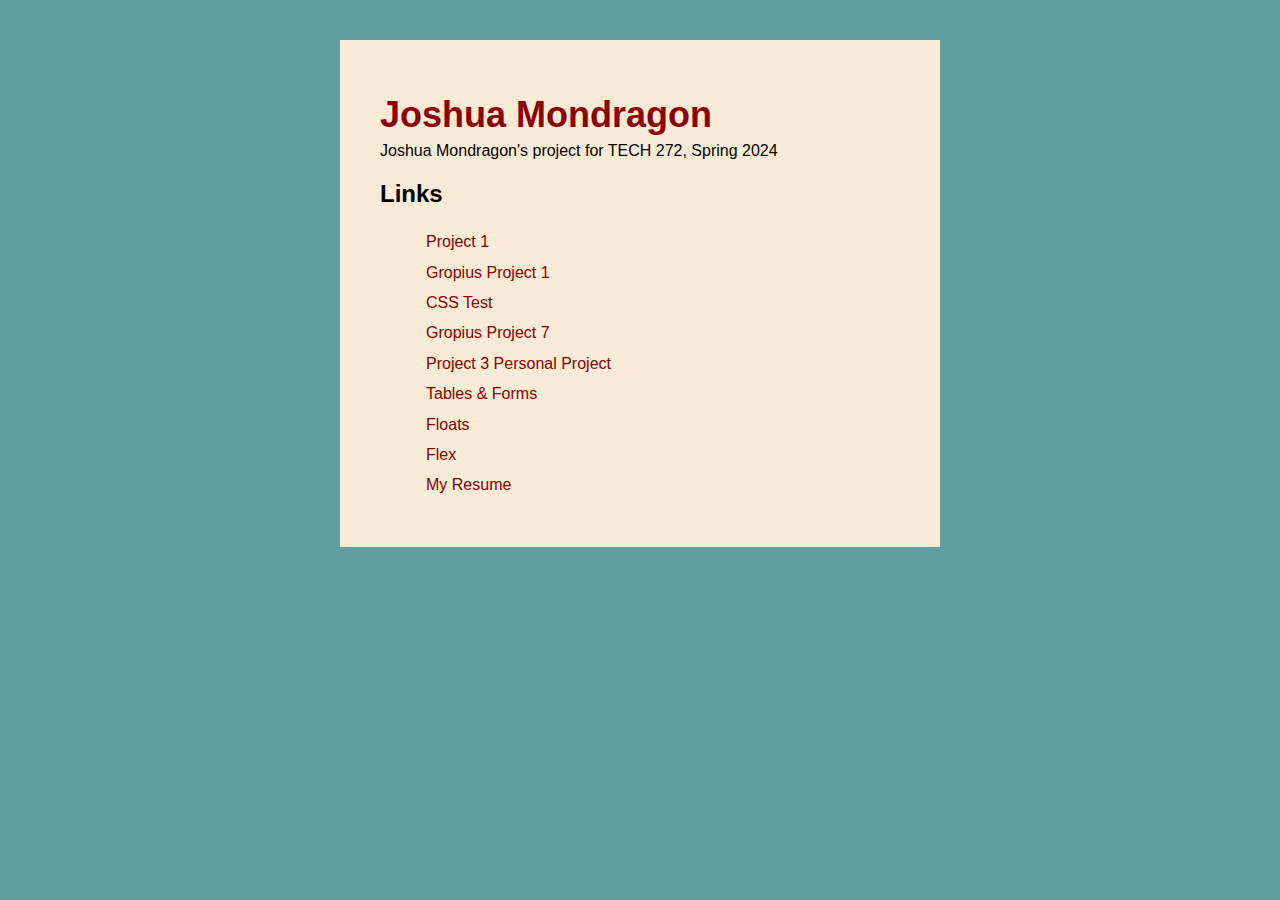
<file: index.html>
<!DOCTYPE html>
<html Lang="en-US">
<head>
    <meta charset="utf-8"/>
    <title>Joshua Mondragon Website</title>
    <meta name="viewport" content="width=device-width, intitial-scale-1"/>
    <meta name="description" content="Website for TECH 272 Spring 2024"/>
	<link rel="stylesheet" href="Project_2_JoshMondragon/CSS/normalize.css">
	
	<style>
		    
		/* box-sizing */
		html {
			box-sizing:border-box;
		}
		*, *:before, *:after {
			box-sizing:inherit;
		}
		
		/* STRUCTURE */
		body {background-color:cadetblue;}
		main {width:100%; max-width:600px; Background-color:antiquewhite; padding:30px 40px; margin:40px auto; }
		
		/* TYPOGRAPHY */
		body {font-family:helvetica, arial, sans-serif;}
		h1 {color:darkred; font-size:36px; margin-bottom:6px;}
		p {margin-top:0;}
		li {list-style:none; padding:6px;}
		
		/* LINKS */
		
		a:link, a:visited {color:darkred; text-decoration:none;}
		a:hover, a:focus, a:active {color:#FF7003;}
		 
		
		
	</style>
</head>

<body>
	<main>
		<h1>Joshua Mondragon</h1>
		<p>Joshua Mondragon's project for TECH 272, Spring 2024</p>
		
		<h2>Links</h2>
		<ul>
			<li><a href="Project_1_JoshMondragon/Joshuas_Project_1_TECH272_S2024.html">Project 1</a></li>
			<li><a href="Project_2_JoshMondragon/gropius.html">Gropius Project 1</a></li>
			<li><a href="CSSTest/CSSTest.html">CSS Test</a></li>
			<li><a href="Project_2_JoshMondragon/gropius_7.html">Gropius Project 7</a></li>
			<li><a href="Project_3_JoshMondragon/Project_3.html">Project 3 Personal Project</a></li>
			<li><a href="Project_3a_JoshMondragon/TablesForms_1.html">Tables &amp; Forms</a></li>
			<li><a href="Project_3a_JoshMondragon/Floats.html">Floats</a></li>
			<li><a href="Project_3a_JoshMondragon/Flex.html">Flex</a></li>
			<li><a href="Resume Project/resume.html">My Resume</a></li>
		</ul>
	</main>
</body>
</html>
</file>
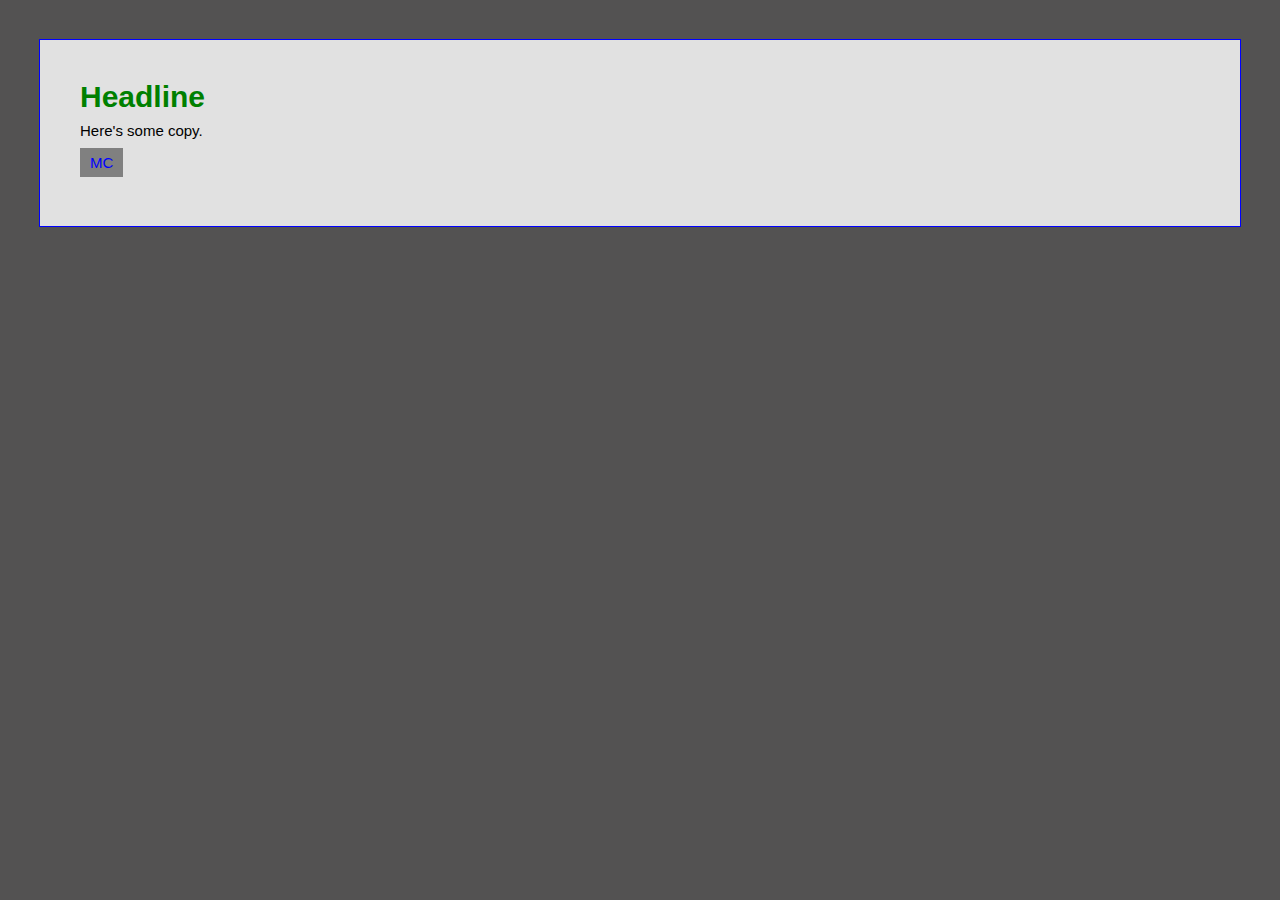
<file: CSSTest/CSSTest.html>
<!doctype html>
<html lang="en-US">
<head>
<meta charset="utf-8">
<title>test CSS</title>
	<style>
		 {outline:1px solid red;}
		section {outline:1px solid blue;}
		
		/* STRUCTURE */
		body {margin:0; background-color:#535252;}
		html {margin:0;}
		main {background-color:#535252;padding:40px; Margin:0;}
		section {background-color:#E1E1E1;padding:40px}
		
		/* TYPOGRAPHY*/
		body{font-family:helvetica, arial,sans-serif; }
		h1 {font-size:30px; color:green;margin:0;}
		p {font-size:15px; margin-top:8px;}
		
		/* LINKS */
		a:link {color:blue; background-color:grey; padding:6px 10px;; text-decoration:none;}
		a:visited {color:aqua; }
		a:hover {color:purple; background-color:red; }
		a:focus {color:yellow;  background-color:red; }
		a:active {color:orange; }
		
	</style>
</head>

<body>
	<main>
		<section>
			<h1>Headline</h1>
			<p>Here's some copy.</p>
			<p><a href="http://www.montgomerycollege.edu" target="_blank">MC</a></p>
		</section>
	</main>
</body>
</html>
</file>
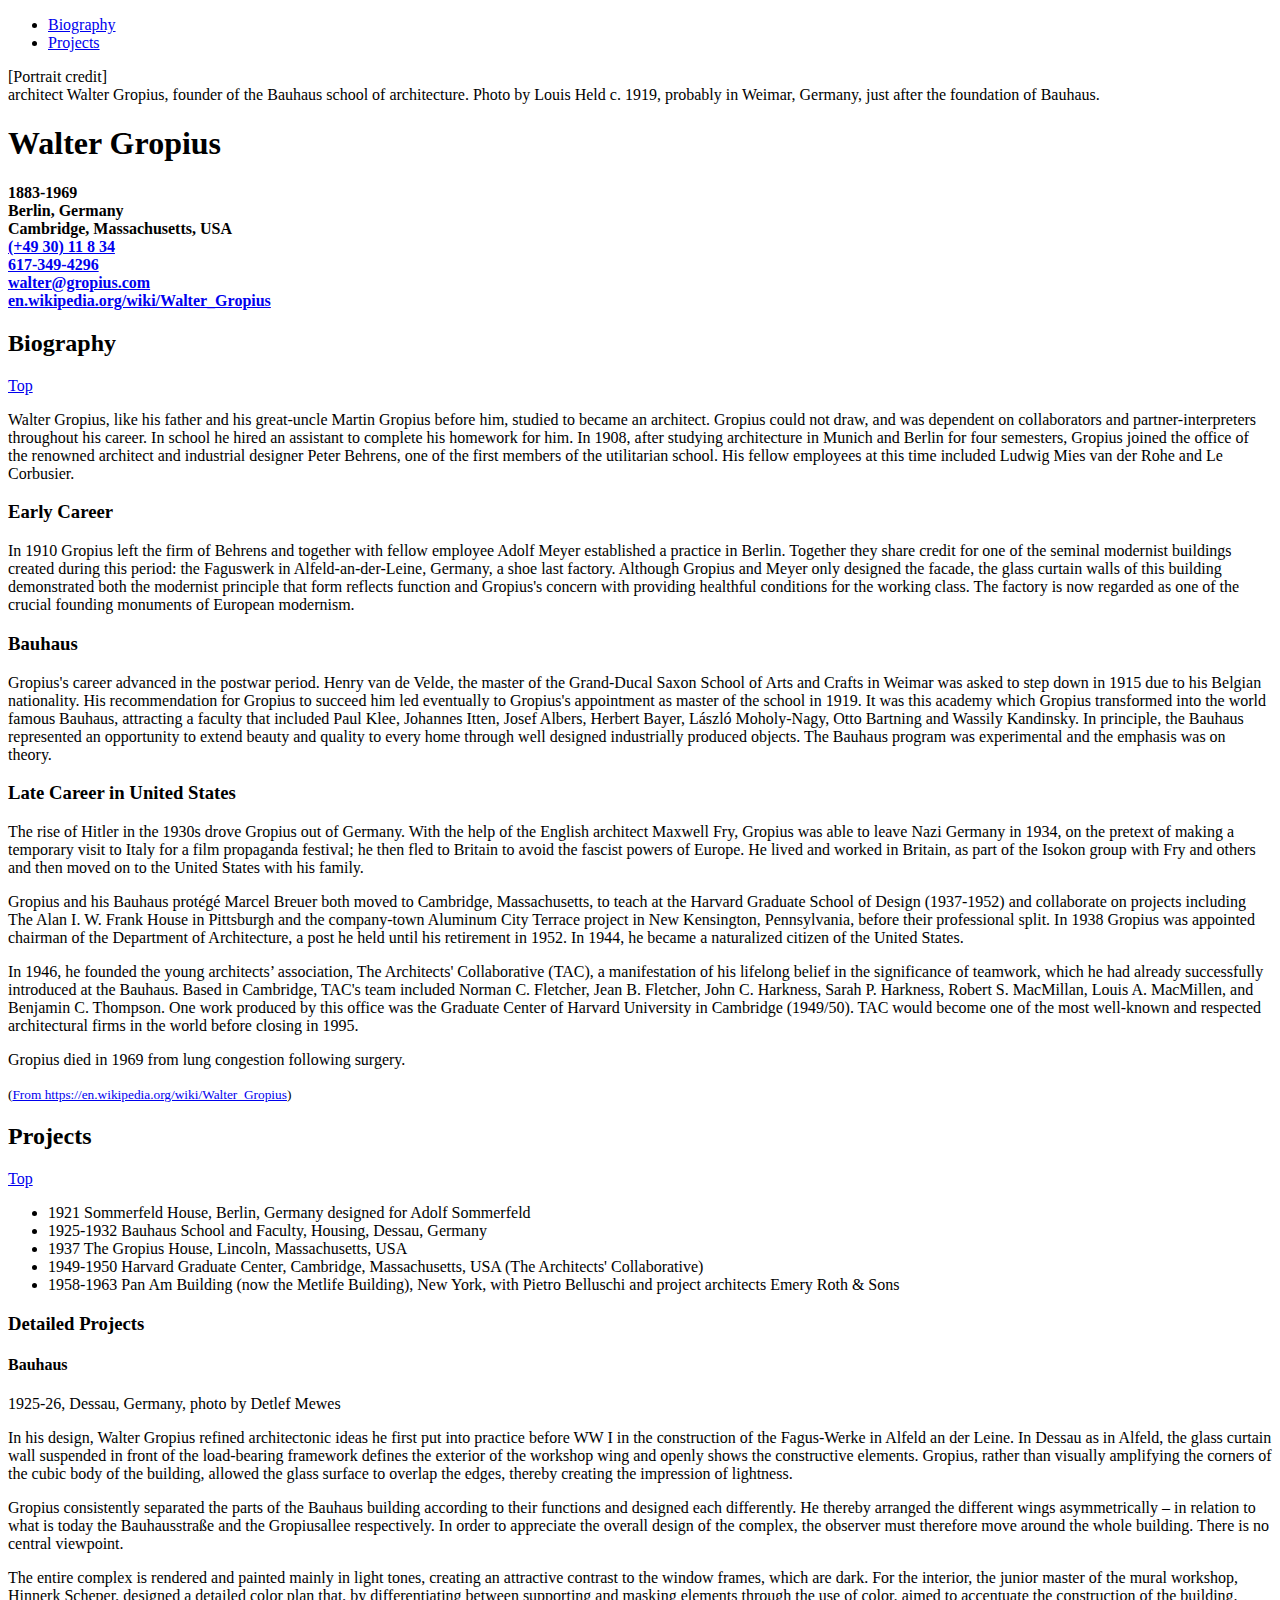
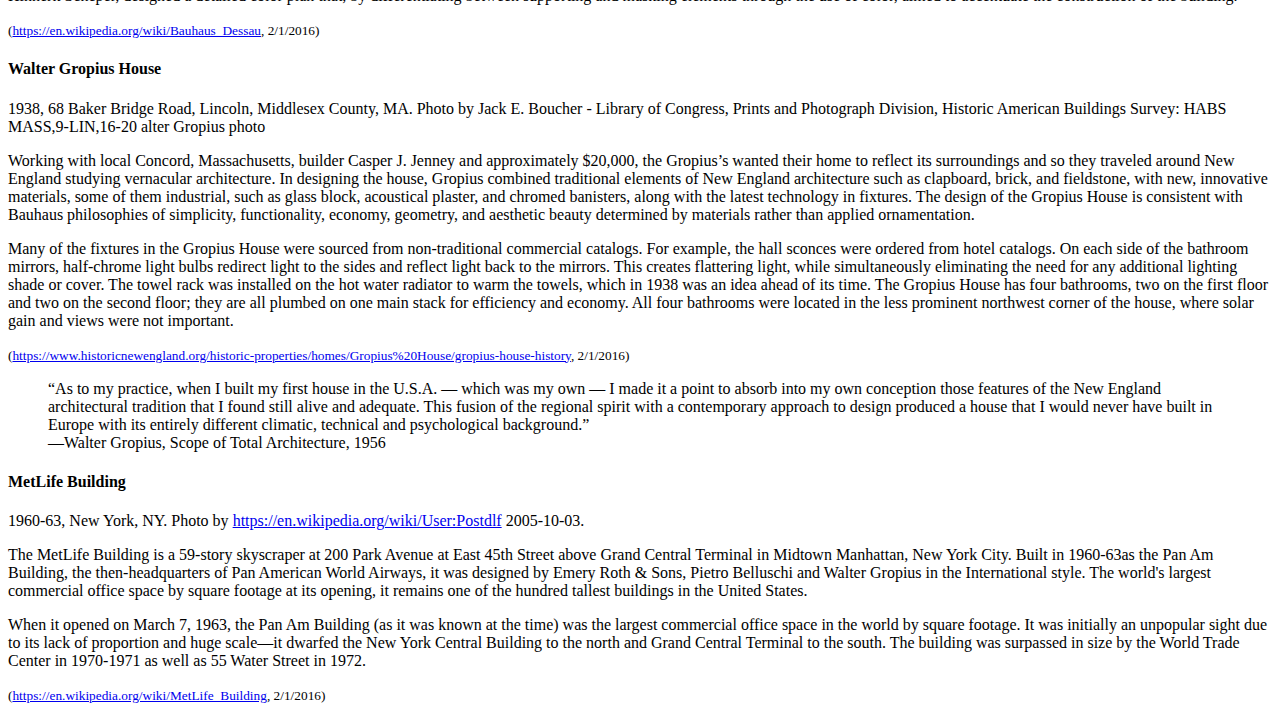
<file: Project_2_JoshMondragon/gropius_2.html>
<!DOCTYPE html>
<html Lang="en-US">
<head>

</head>
<body il="top"> 
    <ul role="navigation" aria-label="main menu">
        <li><a href="#biography">Biography</a></li>
        <li><a href="#projects">Projects</a></li>
    </ul>

[Portrait credit]

<figcaption>architect Walter Gropius, founder of the Bauhaus school of architecture. Photo by Louis Held c. 1919, probably in Weimar, Germany, just after the foundation of Bauhaus.</figcaption> 

<h1>Walter Gropius</h1>
<p><strong><time>1883-1969</time><br>
Berlin, Germany<br>
Cambridge, Massachusetts, USA<br>
<a href="tel:(+49 30) 11 8 34">(+49 30) 11 8 34</a><br>
<a href=" tel:617-349-4296">617-349-4296</a><br>
<a href="mailto:walter@gropius.com">walter@gropius.com</a><br>
<a href="https://en.wikipedia.org/wiki/Walter_Gropius" target="_blank">en.wikipedia.org/wiki/Walter_Gropius</a></strong></p>

<h2 id="biography">Biography</h2>
<p><a href="#top">Top</a></p>
<p>Walter Gropius, like his father and his great-uncle Martin Gropius before him, studied to became an architect. Gropius could not draw, and was dependent on collaborators and partner-interpreters throughout his career. In school he hired an assistant to complete his homework for him. In 1908, after studying architecture in Munich and Berlin for four semesters, Gropius joined the office of the renowned architect and industrial designer Peter Behrens, one of the first members of the utilitarian school. His fellow employees at this time included Ludwig Mies van der Rohe and Le Corbusier.</p>

<h3>Early Career</h3>

<p>In 1910 Gropius left the firm of Behrens and together with fellow employee Adolf Meyer established a practice in Berlin. Together they share credit for one of the seminal modernist buildings created during this period: the Faguswerk in Alfeld-an-der-Leine, Germany, a shoe last factory. Although Gropius and Meyer only designed the facade, the glass curtain walls of this building demonstrated both the modernist principle that form reflects function and Gropius's concern with providing healthful conditions for the working class. The factory is now regarded as one of the crucial founding monuments of European modernism.</p>

<h3>Bauhaus</h3>

<p>Gropius's career advanced in the postwar period. Henry van de Velde, the master of the Grand-Ducal Saxon School of Arts and Crafts in Weimar was asked to step down in 1915 due to his Belgian nationality. His recommendation for Gropius to succeed him led eventually to Gropius's appointment as master of the school in 1919. It was this academy which Gropius transformed into the world famous Bauhaus, attracting a faculty that included Paul Klee, Johannes Itten, Josef Albers, Herbert Bayer, László Moholy-Nagy, Otto Bartning and Wassily Kandinsky. In principle, the Bauhaus represented an opportunity to extend beauty and quality to every home through well designed industrially produced objects. The Bauhaus program was experimental and the emphasis was on theory.</p>

<h3>Late Career in United States</h3>

<p>The rise of Hitler in the 1930s drove Gropius out of Germany. With the help of the English architect Maxwell Fry, Gropius was able to leave Nazi Germany in 1934, on the pretext of making a temporary visit to Italy for a film propaganda festival; he then fled to Britain to avoid the fascist powers of Europe. He lived and worked in Britain, as part of the Isokon group with Fry and others and then moved on to the United States with his family.</p> 

<p>Gropius and his Bauhaus protégé Marcel Breuer both moved to Cambridge, Massachusetts, to teach at the Harvard Graduate School of Design (1937-1952) and collaborate on projects including The Alan I. W. Frank House in Pittsburgh and the company-town Aluminum City Terrace project in New Kensington, Pennsylvania, before their professional split. In 1938 Gropius was appointed chairman of the Department of Architecture, a post he held until his retirement in 1952. In 1944, he became a naturalized citizen of the United States.</p>

<p>In 1946, he founded the young architects’ association, The Architects' Collaborative (TAC), a manifestation of his lifelong belief in the significance of teamwork, which he had already successfully introduced at the Bauhaus. Based in Cambridge, TAC's team included Norman C. Fletcher, Jean B. Fletcher, John C. Harkness, Sarah P. Harkness, Robert S. MacMillan, Louis A. MacMillen, and Benjamin C. Thompson. One work produced by this office was the Graduate Center of Harvard University in Cambridge (1949/50). TAC would become one of the most well-known and respected architectural firms in the world before closing in 1995.</p>

<p>Gropius died in <time datetime="1969">1969</time> from lung congestion following surgery.</p>

<small>(<a href="https://en.wikipedia.org/wiki/Walter_Gropius" target="_blank">From https://en.wikipedia.org/wiki/Walter_Gropius</a>)</small>

<h2 id="projects">Projects</h2>
<p><a href="#top">Top</a></p>

<ul>
    <li><time datetime="1921">1921</time> Sommerfeld House, Berlin, Germany designed for Adolf Sommerfeld</li>
    <li><time datetime="1925-1932">1925-1932</time> Bauhaus School and Faculty, Housing, Dessau, Germany</li>
    <li><time datetime="1937">1937</time> The Gropius House, Lincoln, Massachusetts, USA</li>
    <li><time datetime="1949-1950">1949-1950</time> Harvard Graduate Center, Cambridge, Massachusetts, USA (The Architects' Collaborative)</li>
    <li><time datetime="1958-1963">1958-1963</time> Pan Am Building (now the Metlife Building), New York, with Pietro Belluschi and project architects Emery Roth & Sons</li>
</ul>

<h3>Detailed Projects</h3>

<h4>Bauhaus</h4>
<figcaption><time datetime="1925-26">1925-26</time>, Dessau, Germany, photo by Detlef Mewes</figcaption>

<p>In his design, Walter Gropius refined architectonic ideas he first put into practice before WW I in the construction of the Fagus-Werke in Alfeld an der Leine. In Dessau as in Alfeld, the glass curtain wall suspended in front of the load-bearing framework defines the exterior of the workshop wing and openly shows the constructive elements. Gropius, rather than visually amplifying the corners of the cubic body of the building, allowed the glass surface to overlap the edges, thereby creating the impression of lightness.</p>

<p>Gropius consistently separated the parts of the Bauhaus building according to their functions and designed each differently. He thereby arranged the different wings asymmetrically – in relation to what is today the Bauhausstraße and the Gropiusallee respectively. In order to appreciate the overall design of the complex, the observer must therefore move around the whole building. There is no central viewpoint.</p>

<p>The entire complex is rendered and painted mainly in light tones, creating an attractive contrast to the window frames, which are dark. For the interior, the junior master of the mural workshop, Hinnerk Scheper, designed a detailed color plan that, by differentiating between supporting and masking elements through the use of color, aimed to accentuate the construction of the building.</p>

<small>(<a href="https://en.wikipedia.org/wiki/Bauhaus_Dessau" target="_blank">https://en.wikipedia.org/wiki/Bauhaus_Dessau</a>, 2/1/2016)</small>


<h4>Walter Gropius House</h4>
<figcaption><time datetime="1938">1938</time>, 68 Baker Bridge Road, Lincoln, Middlesex County, MA. Photo by Jack E. Boucher - Library of Congress, Prints and Photograph Division, Historic American Buildings Survey: HABS MASS,9-LIN,16-20 alter Gropius photo</figcaption>

<p>Working with local Concord, Massachusetts, builder Casper J. Jenney and approximately $20,000, the Gropius’s wanted their home to reflect its surroundings and so they traveled around New England studying vernacular architecture. In designing the house, Gropius combined traditional elements of New England architecture such as clapboard, brick, and fieldstone, with new, innovative materials, some of them industrial, such as glass block, acoustical plaster, and chromed banisters, along with the latest technology in fixtures. The design of the Gropius House is consistent with Bauhaus philosophies of simplicity, functionality, economy, geometry, and aesthetic beauty determined by materials rather than applied ornamentation.</p>

<p>Many of the fixtures in the Gropius House were sourced from non-traditional commercial catalogs. For example, the hall sconces were ordered from hotel catalogs. On each side of the bathroom mirrors, half-chrome light bulbs redirect light to the sides and reflect light back to the mirrors. This creates flattering light, while simultaneously eliminating the need for any additional lighting shade or cover. The towel rack was installed on the hot water radiator to warm the towels, which in 1938 was an idea ahead of its time. The Gropius House has four bathrooms, two on the first floor and two on the second floor; they are all plumbed on one main stack for efficiency and economy. All four bathrooms were located in the less prominent northwest corner of the house, where solar gain and views were not important.</p>

<small>(<a href="https://www.historicnewengland.org/historic-properties/homes/Gropius%20House/gropius-house-history" target="_blank">https://www.historicnewengland.org/historic-properties/homes/Gropius%20House/gropius-house-history</a>, <time>2/1/2016</time>)</small>

<blockquote>“As to my practice, when I built my first house in the U.S.A. — which was my own — I made it a point to absorb into my own conception those features of the New England architectural tradition that I found still alive and adequate. This fusion of the regional spirit with a contemporary approach to design produced a house that I would never have built in Europe with its entirely different climatic, technical and psychological background.” <br>—Walter Gropius, Scope of Total Architecture, <time datetime="1956">1956</time></blockquote>

<h4>MetLife Building</h4> 
<figcaption><time datetime="1960-1963">1960-63</time>, New York, NY.  Photo by <a href="https://en.wikipedia.org/wiki/User:Postdlf" target="_blank">https://en.wikipedia.org/wiki/User:Postdlf</a> <time>2005-10-03</time>.</figcaption>

<p>The MetLife Building is a 59-story skyscraper at 200 Park Avenue at East 45th Street above Grand Central Terminal in Midtown Manhattan, New York City. Built in <time datetime="1963-63">1960-63</time>as the Pan Am Building, the then-headquarters of Pan American World Airways, it was designed by Emery Roth & Sons, Pietro Belluschi and Walter Gropius in the International style. The world's largest commercial office space by square footage at its opening, it remains one of the hundred tallest buildings in the United States.</p>

<p>When it opened on March 7, 1963, the Pan Am Building (as it was known at the time) was the largest commercial office space in the world by square footage. It was initially an unpopular sight due to its lack of proportion and huge scale—it dwarfed the New York Central Building to the north and Grand Central Terminal to the south. The building was surpassed in size by the World Trade Center in <time datetime="1970-1971">1970-1971</time> as well as 55 Water Street in <time datetime="1972">1972</time>.</p>

<small>(<a href="https://en.wikipedia.org/wiki/MetLife_Building" target="_blank">https://en.wikipedia.org/wiki/MetLife_Building</a>, <time>2/1/2016</time>)</small>

</body>
</html>
</file>
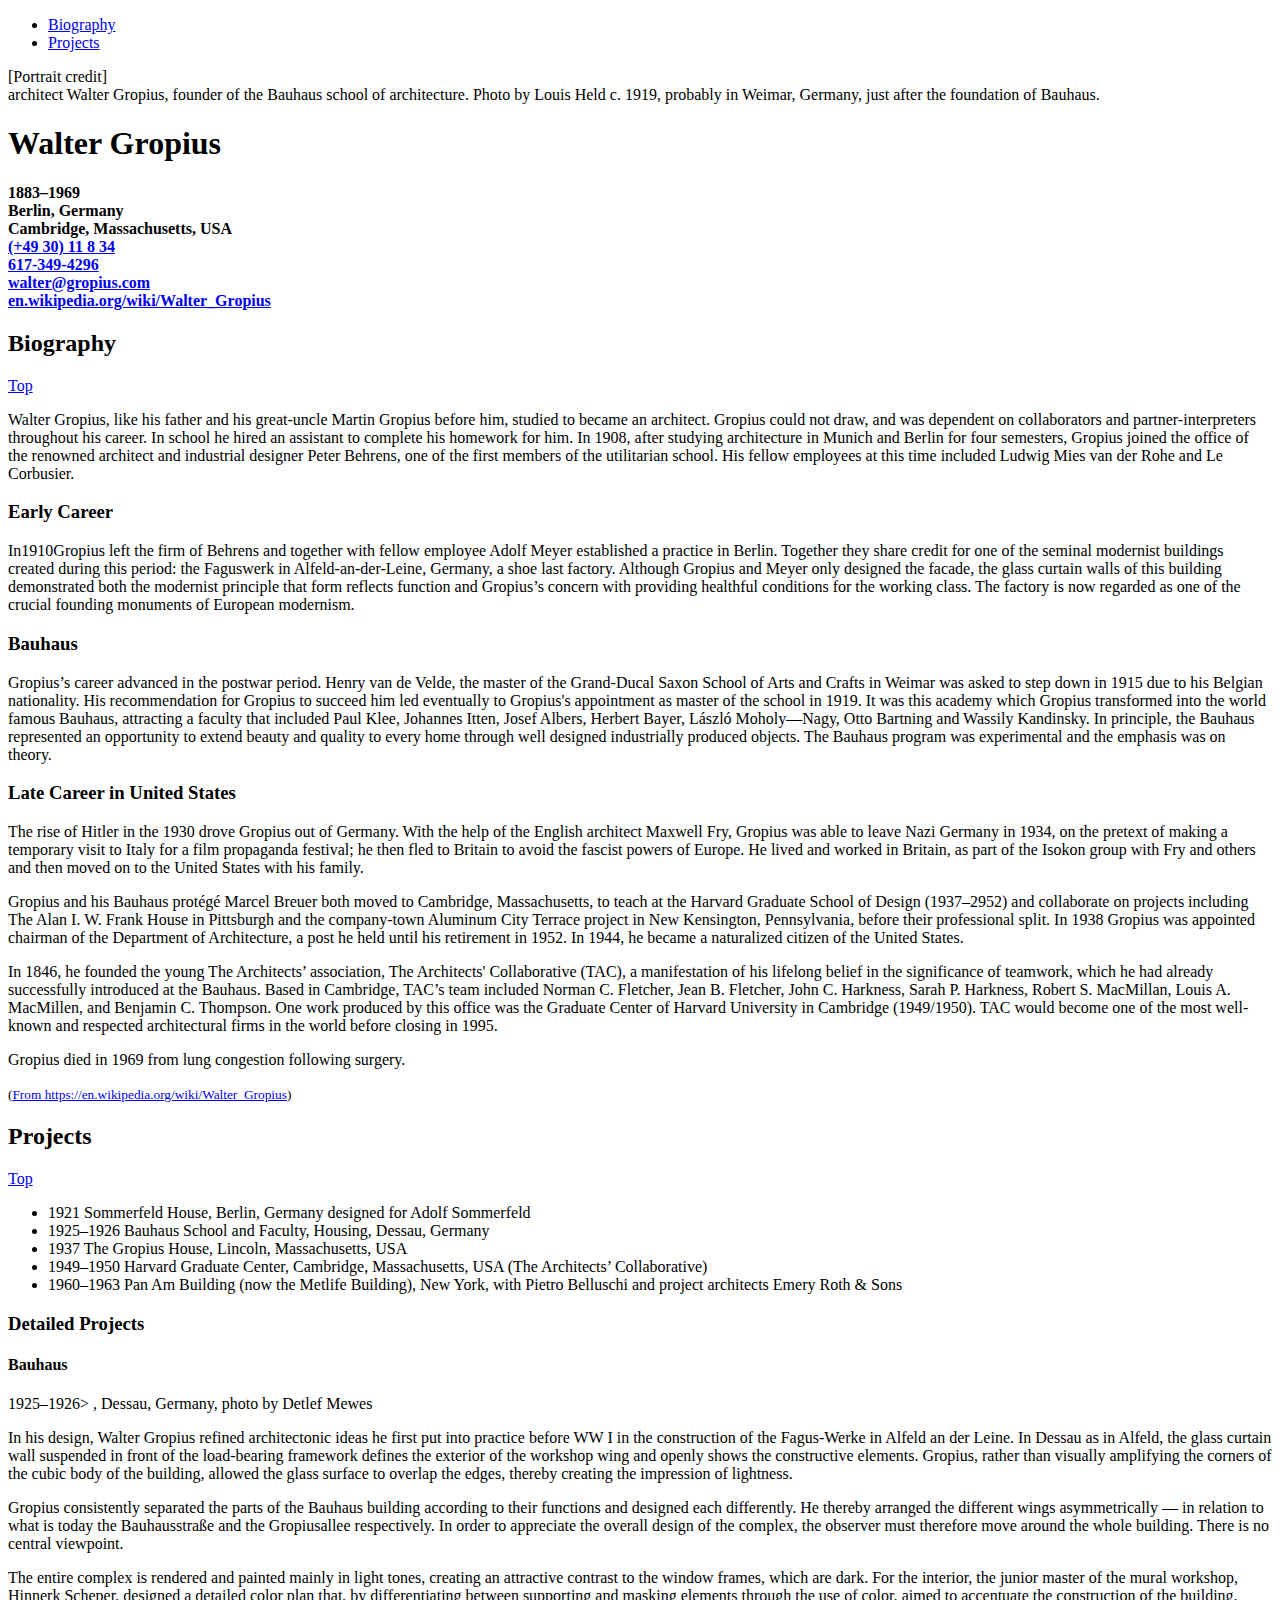
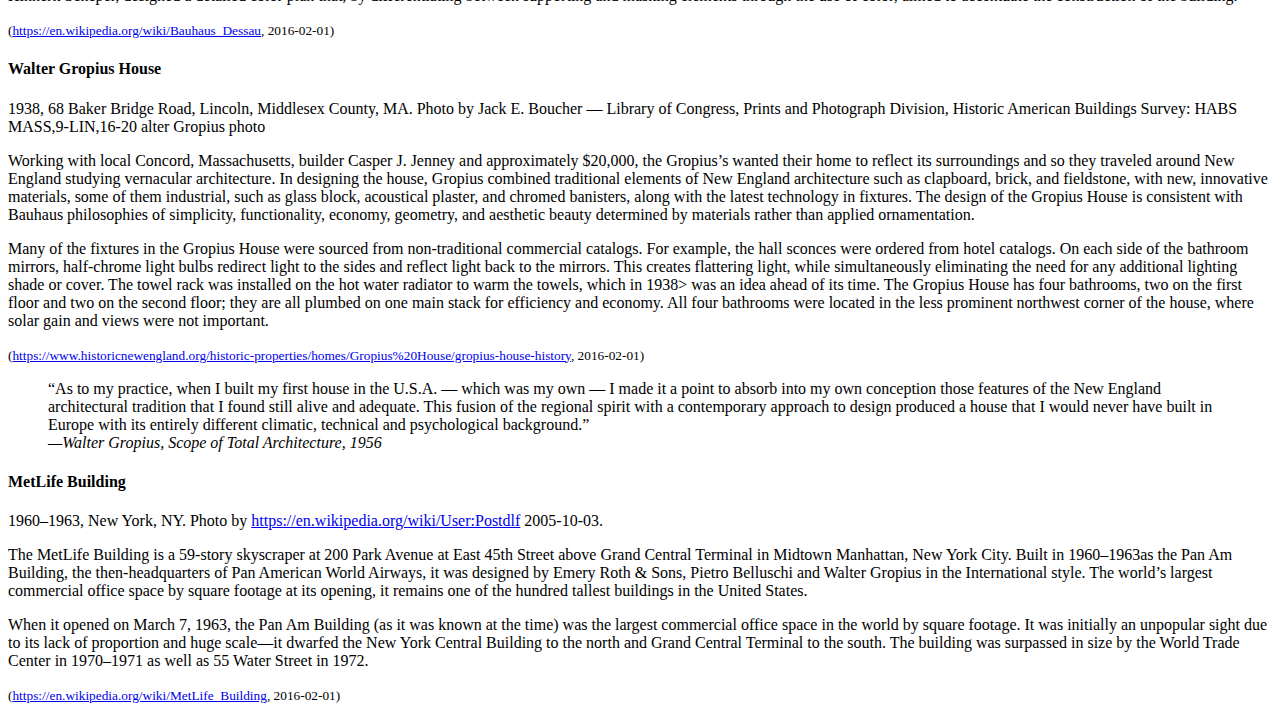
<file: Project_2_JoshMondragon/gropius_3.html>
<!DOCTYPE html>
<html Lang="en-US">
<head>

</head>
<body il="top"> 
    <ul role="navigation" aria-label="main menu">
        <li><a href="#biography">Biography</a></li>
        <li><a href="#projects">Projects</a></li>
    </ul>


[Portrait credit]

<figcaption>architect Walter Gropius, founder of the Bauhaus school of architecture. Photo by Louis Held c.<time datetime="1919"> 1919</time>, probably in Weimar, Germany, just after the foundation of Bauhaus.</figcaption> 

<h1>Walter Gropius</h1>
<p><strong><time datetime="1883">1883</time>&ndash;<time datetime="1969">1969</time><br>
Berlin, Germany<br>
Cambridge, Massachusetts, USA<br>
<a href="tel:(+49 30) 11 8 34">(+49 30) 11 8 34</a><br>
<a href=" tel:617-349-4296">617-349-4296</a><br>
<a href="mailto:walter@gropius.com">walter@gropius.com</a><br>
<a href="https://en.wikipedia.org/wiki/Walter_Gropius" target="_blank">en.wikipedia.org/wiki/Walter_Gropius</a></strong></p>

<h2 id="biography">Biography</h2>
<p><a href="#top">Top</a></p>
<p>Walter Gropius, like his father and his great-uncle Martin Gropius before him, studied to became an architect. Gropius could not draw, and was dependent on collaborators and partner-interpreters throughout his career. In school he hired an assistant to complete his homework for him. In <time datetime="1908">1908</time>, after studying architecture in Munich and Berlin for four semesters, Gropius joined the office of the renowned architect and industrial designer Peter Behrens, one of the first members of the utilitarian school. His fellow employees at this time included Ludwig Mies van der Rohe and Le Corbusier.</p>

<h3>Early Career</h3>

<p>In<time datetime="1910">1910</time>Gropius left the firm of Behrens and together with fellow employee Adolf Meyer established a practice in Berlin. Together they share credit for one of the seminal modernist buildings created during this period: the Faguswerk in Alfeld-an-der-Leine, Germany, a shoe last factory. Although Gropius and Meyer only designed the facade, the glass curtain walls of this building demonstrated both the modernist principle that form reflects function and Gropius&rsquo;s concern with providing healthful conditions for the working class. The factory is now regarded as one of the crucial founding monuments of European modernism.</p>

<h3>Bauhaus</h3>

<p>Gropius&rsquo;s career advanced in the postwar period. Henry van de Velde, the master of the Grand-Ducal Saxon School of Arts and Crafts in Weimar was asked to step down in <time datetime="1915">1915</time> due to his Belgian nationality. His recommendation for Gropius to succeed him led eventually to Gropius's appointment as master of the school in <time datetime="1919">1919</time>. It was this academy which Gropius transformed into the world famous Bauhaus, attracting a faculty that included Paul Klee, Johannes Itten, Josef Albers, Herbert Bayer, László Moholy&mdash;Nagy, Otto Bartning and Wassily Kandinsky. In principle, the Bauhaus represented an opportunity to extend beauty and quality to every home through well designed industrially produced objects. The Bauhaus program was experimental and the emphasis was on theory.</p>

<h3>Late Career in United States</h3>

<p>The rise of Hitler in the <time datetime="1930">1930</time> drove Gropius out of Germany. With the help of the English architect Maxwell Fry, Gropius was able to leave Nazi Germany in 1934, on the pretext of making a temporary visit to Italy for a film propaganda festival; he then fled to Britain to avoid the fascist powers of Europe. He lived and worked in Britain, as part of the Isokon group with Fry and others and then moved on to the United States with his family.</p> 

<p>Gropius and his Bauhaus protégé Marcel Breuer both moved to Cambridge, Massachusetts, to teach at the Harvard Graduate School of Design (<time datetime="1937">1937</time>&ndash;<time datetime="1952">2952</time>) and collaborate on projects including The Alan I. W. Frank House in Pittsburgh and the company-town Aluminum City Terrace project in New Kensington, Pennsylvania, before their professional split. In <time datetime="1938">1938</time> Gropius was appointed chairman of the Department of Architecture, a post he held until his retirement in <time datetime="1952">1952</time>. In <time datetime="1944">1944</time>, he became a naturalized citizen of the United States.</p>

<p>In <time datetime="1946">1846</time>, he founded the young The Architects&rsquo; association, The Architects' Collaborative (TAC), a manifestation of his lifelong belief in the significance of teamwork, which he had already successfully introduced at the Bauhaus. Based in Cambridge, TAC&rsquo;s team included Norman C. Fletcher, Jean B. Fletcher, John C. Harkness, Sarah P. Harkness, Robert S. MacMillan, Louis A. MacMillen, and Benjamin C. Thompson. One work produced by this office was the Graduate Center of Harvard University in Cambridge (<time datetime="1949">1949</time>/<time datetime="1950">1950</time>). TAC would become one of the most well-known and respected architectural firms in the world before closing in <time datetime="1995">1995</time>.</p>

<p>Gropius died in <time datetime="1969">1969</time> from lung congestion following surgery.</p>

<small>(<a href="https://en.wikipedia.org/wiki/Walter_Gropius" target="_blank">From https://en.wikipedia.org/wiki/Walter_Gropius</a>)</small>

<h2 id="projects">Projects</h2>
<p><a href="#top">Top</a></p>

<ul>
    <li><time datetime="1921">1921</time> Sommerfeld House, Berlin, Germany designed for Adolf Sommerfeld</li>
    <li><time datetime="1925">1925</time>&ndash;<time datetime="1926">1926</time> Bauhaus School and Faculty, Housing, Dessau, Germany</li>
    <li><time datetime="1937">1937</time> The Gropius House, Lincoln, Massachusetts, USA</li>
    <li><time datetime="1949">1949</time>&ndash;<time datetime="1950">1950</time> Harvard Graduate Center, Cambridge, Massachusetts, USA (The Architects&rsquo; Collaborative)</li>
    <li><time datetime="1960">1960</time>&ndash;<time datetime="1963">1963</time> Pan Am Building (now the Metlife Building), New York, with Pietro Belluschi and project architects Emery Roth &amp; Sons</li>
</ul>

<h3>Detailed Projects</h3>

<h4>Bauhaus</h4>
<figcaption><time datetime="1925">1925</time>&ndash;<time datetime="1926">1926></time> , Dessau, Germany, photo by Detlef Mewes</figcaption>

<p>In his design, Walter Gropius refined architectonic ideas he first put into practice before WW I in the construction of the Fagus-Werke in Alfeld an der Leine. In Dessau as in Alfeld, the glass curtain wall suspended in front of the load-bearing framework defines the exterior of the workshop wing and openly shows the constructive elements. Gropius, rather than visually amplifying the corners of the cubic body of the building, allowed the glass surface to overlap the edges, thereby creating the impression of lightness.</p>

<p>Gropius consistently separated the parts of the Bauhaus building according to their functions and designed each differently. He thereby arranged the different wings asymmetrically &mdash; in relation to what is today the Bauhausstraße and the Gropiusallee respectively. In order to appreciate the overall design of the complex, the observer must therefore move around the whole building. There is no central viewpoint.</p>

<p>The entire complex is rendered and painted mainly in light tones, creating an attractive contrast to the window frames, which are dark. For the interior, the junior master of the mural workshop, Hinnerk Scheper, designed a detailed color plan that, by differentiating between supporting and masking elements through the use of color, aimed to accentuate the construction of the building.</p>

<small>(<a href="https://en.wikipedia.org/wiki/Bauhaus_Dessau" target="_blank">https://en.wikipedia.org/wiki/Bauhaus_Dessau</a>, <time datetime="2016-02-01">2016-02-01</time>)</small>


<h4>Walter Gropius House</h4>
<figcaption><time datetime="1938">1938</time>, 68 Baker Bridge Road, Lincoln, Middlesex County, MA. Photo by Jack E. Boucher &mdash; Library of Congress, Prints and Photograph Division, Historic American Buildings Survey: HABS MASS,9-LIN,16-20 alter Gropius photo</figcaption>

<p>Working with local Concord, Massachusetts, builder Casper J. Jenney and approximately $20,000, the Gropius&rsquo;s wanted their home to reflect its surroundings and so they traveled around New England studying vernacular architecture. In designing the house, Gropius combined traditional elements of New England architecture such as clapboard, brick, and fieldstone, with new, innovative materials, some of them industrial, such as glass block, acoustical plaster, and chromed banisters, along with the latest technology in fixtures. The design of the Gropius House is consistent with Bauhaus philosophies of simplicity, functionality, economy, geometry, and aesthetic beauty determined by materials rather than applied ornamentation.</p>

<p>Many of the fixtures in the Gropius House were sourced from non-traditional commercial catalogs. For example, the hall sconces were ordered from hotel catalogs. On each side of the bathroom mirrors, half-chrome light bulbs redirect light to the sides and reflect light back to the mirrors. This creates flattering light, while simultaneously eliminating the need for any additional lighting shade or cover. The towel rack was installed on the hot water radiator to warm the towels, which in <time datetime="1938">1938></time> was an idea ahead of its time. The Gropius House has four bathrooms, two on the first floor and two on the second floor; they are all plumbed on one main stack for efficiency and economy. All four bathrooms were located in the less prominent northwest corner of the house, where solar gain and views were not important.</p>

<small>(<a href="https://www.historicnewengland.org/historic-properties/homes/Gropius%20House/gropius-house-history" target="_blank">https://www.historicnewengland.org/historic-properties/homes/Gropius%20House/gropius-house-history</a>, <time datetime="2016-02-01">2016-02-01</time>)</small>

<blockquote>&ldquo;As to my practice, when I built my first house in the U.S.A. &mdash; which was my own &mdash; I made it a point to absorb into my own conception those features of the New England architectural tradition that I found still alive and adequate. This fusion of the regional spirit with a contemporary approach to design produced a house that I would never have built in Europe with its entirely different climatic, technical and psychological background.&rdquo; <br><cite>&mdash;Walter Gropius, Scope of Total Architecture, <time datetime="1956">1956</time></cite></blockquote>

<h4>MetLife Building</h4> 
<figcaption><time datetime="1960">1960</time>&ndash;<time datetime="1963">1963</time>, New York, NY.  Photo by <a href="https://en.wikipedia.org/wiki/User:Postdlf" target="_blank">https://en.wikipedia.org/wiki/User:Postdlf</a> <time datetime="2005-10-03">2005-10-03</time>.</figcaption>

<p>The MetLife Building is a 59-story skyscraper at 200 Park Avenue at East 45th Street above Grand Central Terminal in Midtown Manhattan, New York City. Built in <time datetime="1960">1960</time>&ndash;<time datetime="1963">1963</time>as the Pan Am Building, the then-headquarters of Pan American World Airways, it was designed by Emery Roth &amp; Sons, Pietro Belluschi and Walter Gropius in the International style. The world&rsquo;s largest commercial office space by square footage at its opening, it remains one of the hundred tallest buildings in the United States.</p>

<p>When it opened on <time datetime="1963-03-07">March 7, 1963</time>, the Pan Am Building (as it was known at the time) was the largest commercial office space in the world by square footage. It was initially an unpopular sight due to its lack of proportion and huge scale&mdash;it dwarfed the New York Central Building to the north and Grand Central Terminal to the south. The building was surpassed in size by the World Trade Center in <time datetime="1970">1970</time>&ndash;<time datetime="1971">1971</time> as well as 55 Water Street in <time datetime="1972">1972</time>.</p>

<small>(<a href="https://en.wikipedia.org/wiki/MetLife_Building" target="_blank">https://en.wikipedia.org/wiki/MetLife_Building</a>, <time datetime="2016-02-01">2016-02-01</time>)</small>

</body>
</html>
</file>
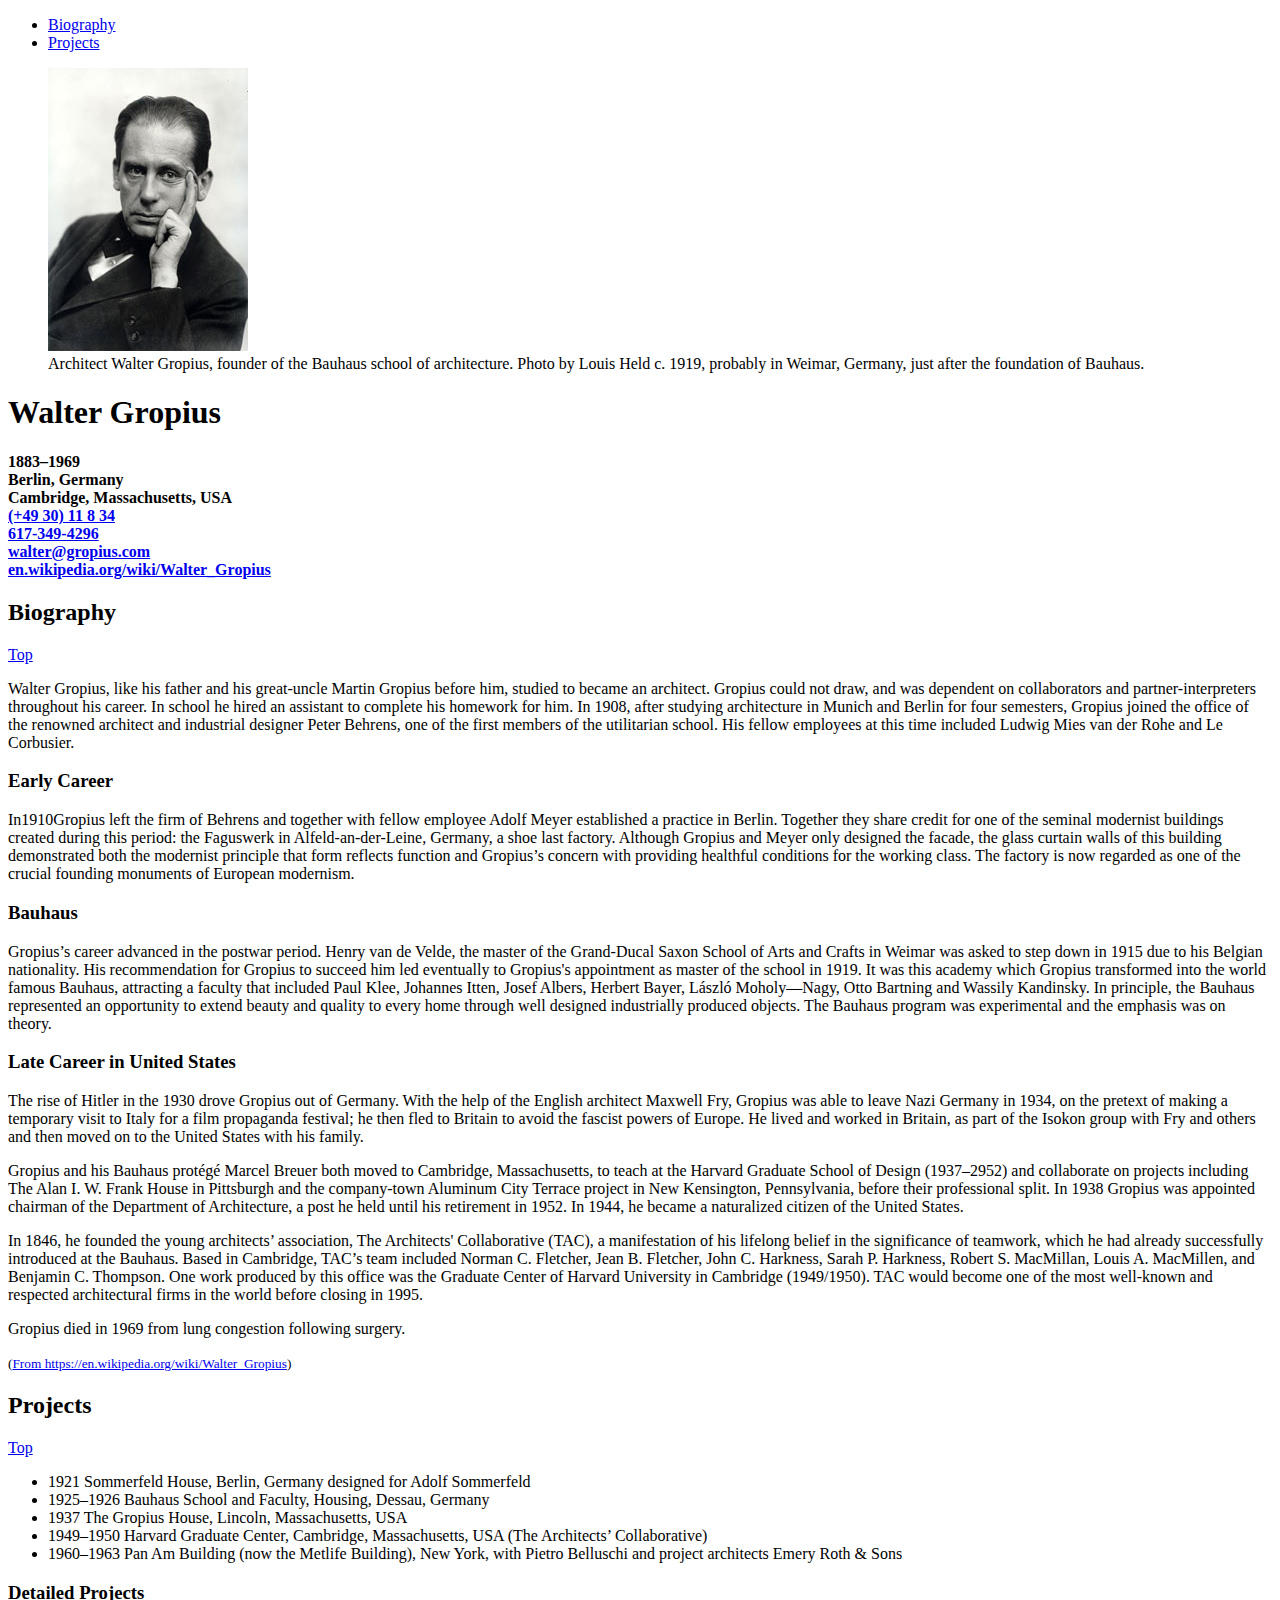
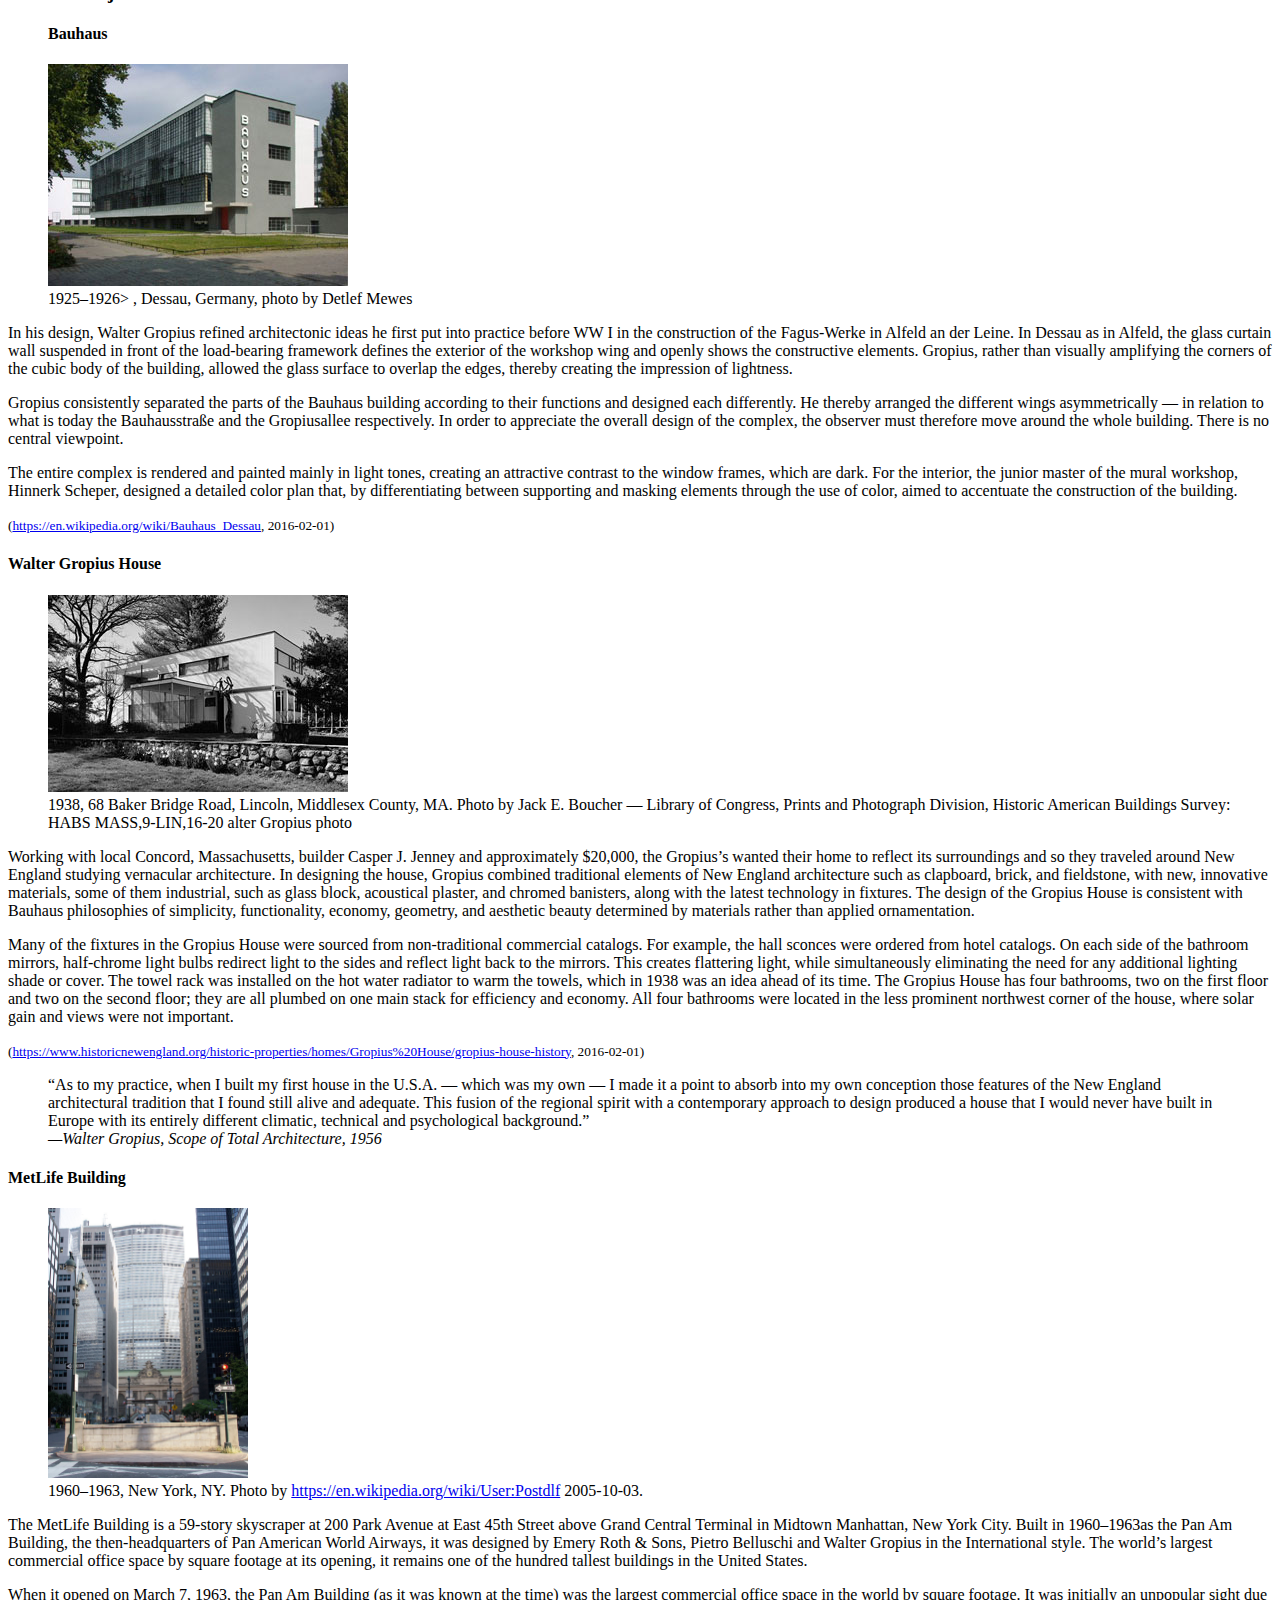
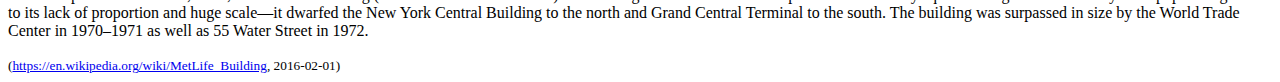
<file: Project_2_JoshMondragon/gropius_4.html>
<!DOCTYPE html>
<html Lang="en-US">
<head>

</head>

<body il="top"> 
    <ul role="navigation" aria-label="main menu">
        <li><a href="#biography">Biography</a></li>
        <li><a href="#projects">Projects</a></li>
    </ul>


<figure>
    <img src="images/WalterGropius-1919x200.jpg">

    <figcaption>Architect Walter Gropius, founder of the Bauhaus school of architecture. Photo by Louis Held c.<time datetime="1919"> 1919</time>, probably in Weimar, Germany, just after the foundation of Bauhaus.</figcaption> 
</figure>

<h1>Walter Gropius</h1>
<p><strong><time datetime="1883">1883</time>&ndash;<time datetime="1969">1969</time><br>
Berlin, Germany<br>
Cambridge, Massachusetts, USA<br>
<a href="tel:(+49 30) 11 8 34">(+49 30) 11 8 34</a><br>
<a href=" tel:617-349-4296">617-349-4296</a><br>
<a href="mailto:walter@gropius.com">walter@gropius.com</a><br>
<a href="https://en.wikipedia.org/wiki/Walter_Gropius" target="_blank">en.wikipedia.org/wiki/Walter_Gropius</a></strong></p>

<h2 id="biography">Biography</h2>
<p><a href="#top">Top</a></p>
<p>Walter Gropius, like his father and his great-uncle Martin Gropius before him, studied to became an architect. Gropius could not draw, and was dependent on collaborators and partner-interpreters throughout his career. In school he hired an assistant to complete his homework for him. In <time datetime="1908">1908</time>, after studying architecture in Munich and Berlin for four semesters, Gropius joined the office of the renowned architect and industrial designer Peter Behrens, one of the first members of the utilitarian school. His fellow employees at this time included Ludwig Mies van der Rohe and Le Corbusier.</p>

<h3>Early Career</h3>

<p>In<time datetime="1910">1910</time>Gropius left the firm of Behrens and together with fellow employee Adolf Meyer established a practice in Berlin. Together they share credit for one of the seminal modernist buildings created during this period: the Faguswerk in Alfeld-an-der-Leine, Germany, a shoe last factory. Although Gropius and Meyer only designed the facade, the glass curtain walls of this building demonstrated both the modernist principle that form reflects function and Gropius&rsquo;s concern with providing healthful conditions for the working class. The factory is now regarded as one of the crucial founding monuments of European modernism.</p>

<h3>Bauhaus</h3>

<p>Gropius&rsquo;s career advanced in the postwar period. Henry van de Velde, the master of the Grand-Ducal Saxon School of Arts and Crafts in Weimar was asked to step down in <time datetime="1915">1915</time> due to his Belgian nationality. His recommendation for Gropius to succeed him led eventually to Gropius's appointment as master of the school in <time datetime="1919">1919</time>. It was this academy which Gropius transformed into the world famous Bauhaus, attracting a faculty that included Paul Klee, Johannes Itten, Josef Albers, Herbert Bayer, László Moholy&mdash;Nagy, Otto Bartning and Wassily Kandinsky. In principle, the Bauhaus represented an opportunity to extend beauty and quality to every home through well designed industrially produced objects. The Bauhaus program was experimental and the emphasis was on theory.</p>

<h3>Late Career in United States</h3>

<p>The rise of Hitler in the <time datetime="1930">1930</time> drove Gropius out of Germany. With the help of the English architect Maxwell Fry, Gropius was able to leave Nazi Germany in 1934, on the pretext of making a temporary visit to Italy for a film propaganda festival; he then fled to Britain to avoid the fascist powers of Europe. He lived and worked in Britain, as part of the Isokon group with Fry and others and then moved on to the United States with his family.</p> 

<p>Gropius and his Bauhaus protégé Marcel Breuer both moved to Cambridge, Massachusetts, to teach at the Harvard Graduate School of Design (<time datetime="1937">1937</time>&ndash;<time datetime="1952">2952</time>) and collaborate on projects including The Alan I. W. Frank House in Pittsburgh and the company-town Aluminum City Terrace project in New Kensington, Pennsylvania, before their professional split. In <time datetime="1938">1938</time> Gropius was appointed chairman of the Department of Architecture, a post he held until his retirement in <time datetime="1952">1952</time>. In <time datetime="1944">1944</time>, he became a naturalized citizen of the United States.</p>

<p>In <time datetime="1946">1846</time>, he founded the young architects&rsquo; association, The Architects' Collaborative (TAC), a manifestation of his lifelong belief in the significance of teamwork, which he had already successfully introduced at the Bauhaus. Based in Cambridge, TAC&rsquo;s team included Norman C. Fletcher, Jean B. Fletcher, John C. Harkness, Sarah P. Harkness, Robert S. MacMillan, Louis A. MacMillen, and Benjamin C. Thompson. One work produced by this office was the Graduate Center of Harvard University in Cambridge (<time datetime="1949">1949</time>/<time datetime="1950">1950</time>). TAC would become one of the most well-known and respected architectural firms in the world before closing in <time datetime="1995">1995</time>.</p>

<p>Gropius died in <time datetime="1969">1969</time> from lung congestion following surgery.</p>

<small>(<a href="https://en.wikipedia.org/wiki/Walter_Gropius" target="_blank">From https://en.wikipedia.org/wiki/Walter_Gropius</a>)</small>

<h2 id="projects">Projects</h2>
<p><a href="#top">Top</a></p>

<ul>
    <li><time datetime="1921">1921</time> Sommerfeld House, Berlin, Germany designed for Adolf Sommerfeld</li>
    <li><time datetime="1925">1925</time>&ndash;<time datetime="1926">1926</time> Bauhaus School and Faculty, Housing, Dessau, Germany</li>
    <li><time datetime="1937">1937</time> The Gropius House, Lincoln, Massachusetts, USA</li>
    <li><time datetime="1949">1949</time>&ndash;<time datetime="1950">1950</time> Harvard Graduate Center, Cambridge, Massachusetts, USA (The Architects&rsquo; Collaborative)</li>
    <li><time datetime="1960">1960</time>&ndash;<time datetime="1963">1963</time> Pan Am Building (now the Metlife Building), New York, with Pietro Belluschi and project architects Emery Roth &amp; Sons</li>
</ul>

<h3>Detailed Projects</h3>
<figure>
    <h4>Bauhaus</h4>
    <img src="images/Bauhausx300.jpg">
    <figcaption><time datetime="1925">1925</time>&ndash;<time datetime="1926">1926></time> , Dessau, Germany, photo by Detlef Mewes</figcaption>
</figure>

<p>In his design, Walter Gropius refined architectonic ideas he first put into practice before WW I in the construction of the Fagus-Werke in Alfeld an der Leine. In Dessau as in Alfeld, the glass curtain wall suspended in front of the load-bearing framework defines the exterior of the workshop wing and openly shows the constructive elements. Gropius, rather than visually amplifying the corners of the cubic body of the building, allowed the glass surface to overlap the edges, thereby creating the impression of lightness.</p>

<p>Gropius consistently separated the parts of the Bauhaus building according to their functions and designed each differently. He thereby arranged the different wings asymmetrically &mdash; in relation to what is today the Bauhausstraße and the Gropiusallee respectively. In order to appreciate the overall design of the complex, the observer must therefore move around the whole building. There is no central viewpoint.</p>

<p>The entire complex is rendered and painted mainly in light tones, creating an attractive contrast to the window frames, which are dark. For the interior, the junior master of the mural workshop, Hinnerk Scheper, designed a detailed color plan that, by differentiating between supporting and masking elements through the use of color, aimed to accentuate the construction of the building.</p>

<small>(<a href="https://en.wikipedia.org/wiki/Bauhaus_Dessau" target="_blank">https://en.wikipedia.org/wiki/Bauhaus_Dessau</a>, <time datetime="2016-02-01">2016-02-01</time>)</small>


<h4>Walter Gropius House</h4>
<figure>
    <img src="images/Walter_Gropius_photo_Gropius_house_Lincoln_MAx300.jpg">
    <figcaption><time datetime="1938">1938</time>, 68 Baker Bridge Road, Lincoln, Middlesex County, MA. Photo by Jack E. Boucher &mdash; Library of Congress, Prints and Photograph Division, Historic American Buildings Survey: HABS MASS,9-LIN,16-20 alter Gropius photo</figcaption>
</figure>

<p>Working with local Concord, Massachusetts, builder Casper J. Jenney and approximately $20,000, the Gropius&rsquo;s wanted their home to reflect its surroundings and so they traveled around New England studying vernacular architecture. In designing the house, Gropius combined traditional elements of New England architecture such as clapboard, brick, and fieldstone, with new, innovative materials, some of them industrial, such as glass block, acoustical plaster, and chromed banisters, along with the latest technology in fixtures. The design of the Gropius House is consistent with Bauhaus philosophies of simplicity, functionality, economy, geometry, and aesthetic beauty determined by materials rather than applied ornamentation.</p>

<p>Many of the fixtures in the Gropius House were sourced from non-traditional commercial catalogs. For example, the hall sconces were ordered from hotel catalogs. On each side of the bathroom mirrors, half-chrome light bulbs redirect light to the sides and reflect light back to the mirrors. This creates flattering light, while simultaneously eliminating the need for any additional lighting shade or cover. The towel rack was installed on the hot water radiator to warm the towels, which in <time datetime="1938">1938</time> was an idea ahead of its time. The Gropius House has four bathrooms, two on the first floor and two on the second floor; they are all plumbed on one main stack for efficiency and economy. All four bathrooms were located in the less prominent northwest corner of the house, where solar gain and views were not important.</p>

<small>(<a href="https://www.historicnewengland.org/historic-properties/homes/Gropius%20House/gropius-house-history" target="_blank">https://www.historicnewengland.org/historic-properties/homes/Gropius%20House/gropius-house-history</a>, <time datetime="2016-02-01">2016-02-01</time>)</small>

<blockquote>&ldquo;As to my practice, when I built my first house in the U.S.A. &mdash; which was my own &mdash; I made it a point to absorb into my own conception those features of the New England architectural tradition that I found still alive and adequate. This fusion of the regional spirit with a contemporary approach to design produced a house that I would never have built in Europe with its entirely different climatic, technical and psychological background.&rdquo; <br><cite>&mdash;Walter Gropius, Scope of Total Architecture, <time datetime="1956">1956</time></cite></blockquote>

<h4>MetLife Building</h4>
<figure>
    <img src="images/MetLifeBldgNY.jpg" style="width:200px; ">
    <figcaption><time datetime="1960">1960</time>&ndash;<time datetime="1963">1963</time>, New York, NY.  Photo by <a href="https://en.wikipedia.org/wiki/User:Postdlf" target="_blank">https://en.wikipedia.org/wiki/User:Postdlf</a> <time datetime="2005-10-03">2005-10-03</time>.</figcaption>
</figure>

<p>The MetLife Building is a 59-story skyscraper at 200 Park Avenue at East 45th Street above Grand Central Terminal in Midtown Manhattan, New York City. Built in <time datetime="1960">1960</time>&ndash;<time datetime="1963">1963</time>as the Pan Am Building, the then-headquarters of Pan American World Airways, it was designed by Emery Roth &amp; Sons, Pietro Belluschi and Walter Gropius in the International style. The world&rsquo;s largest commercial office space by square footage at its opening, it remains one of the hundred tallest buildings in the United States.</p>

<p>When it opened on <time datetime="1963-03-07">March 7, 1963</time>, the Pan Am Building (as it was known at the time) was the largest commercial office space in the world by square footage. It was initially an unpopular sight due to its lack of proportion and huge scale&mdash;it dwarfed the New York Central Building to the north and Grand Central Terminal to the south. The building was surpassed in size by the World Trade Center in <time datetime="1970">1970</time>&ndash;<time datetime="1971">1971</time> as well as 55 Water Street in <time datetime="1972">1972</time>.</p>

<small>(<a href="https://en.wikipedia.org/wiki/MetLife_Building" target="_blank">https://en.wikipedia.org/wiki/MetLife_Building</a>, <time datetime="2016-02-01">2016-02-01</time>)</small>

</body>
</html>
</file>
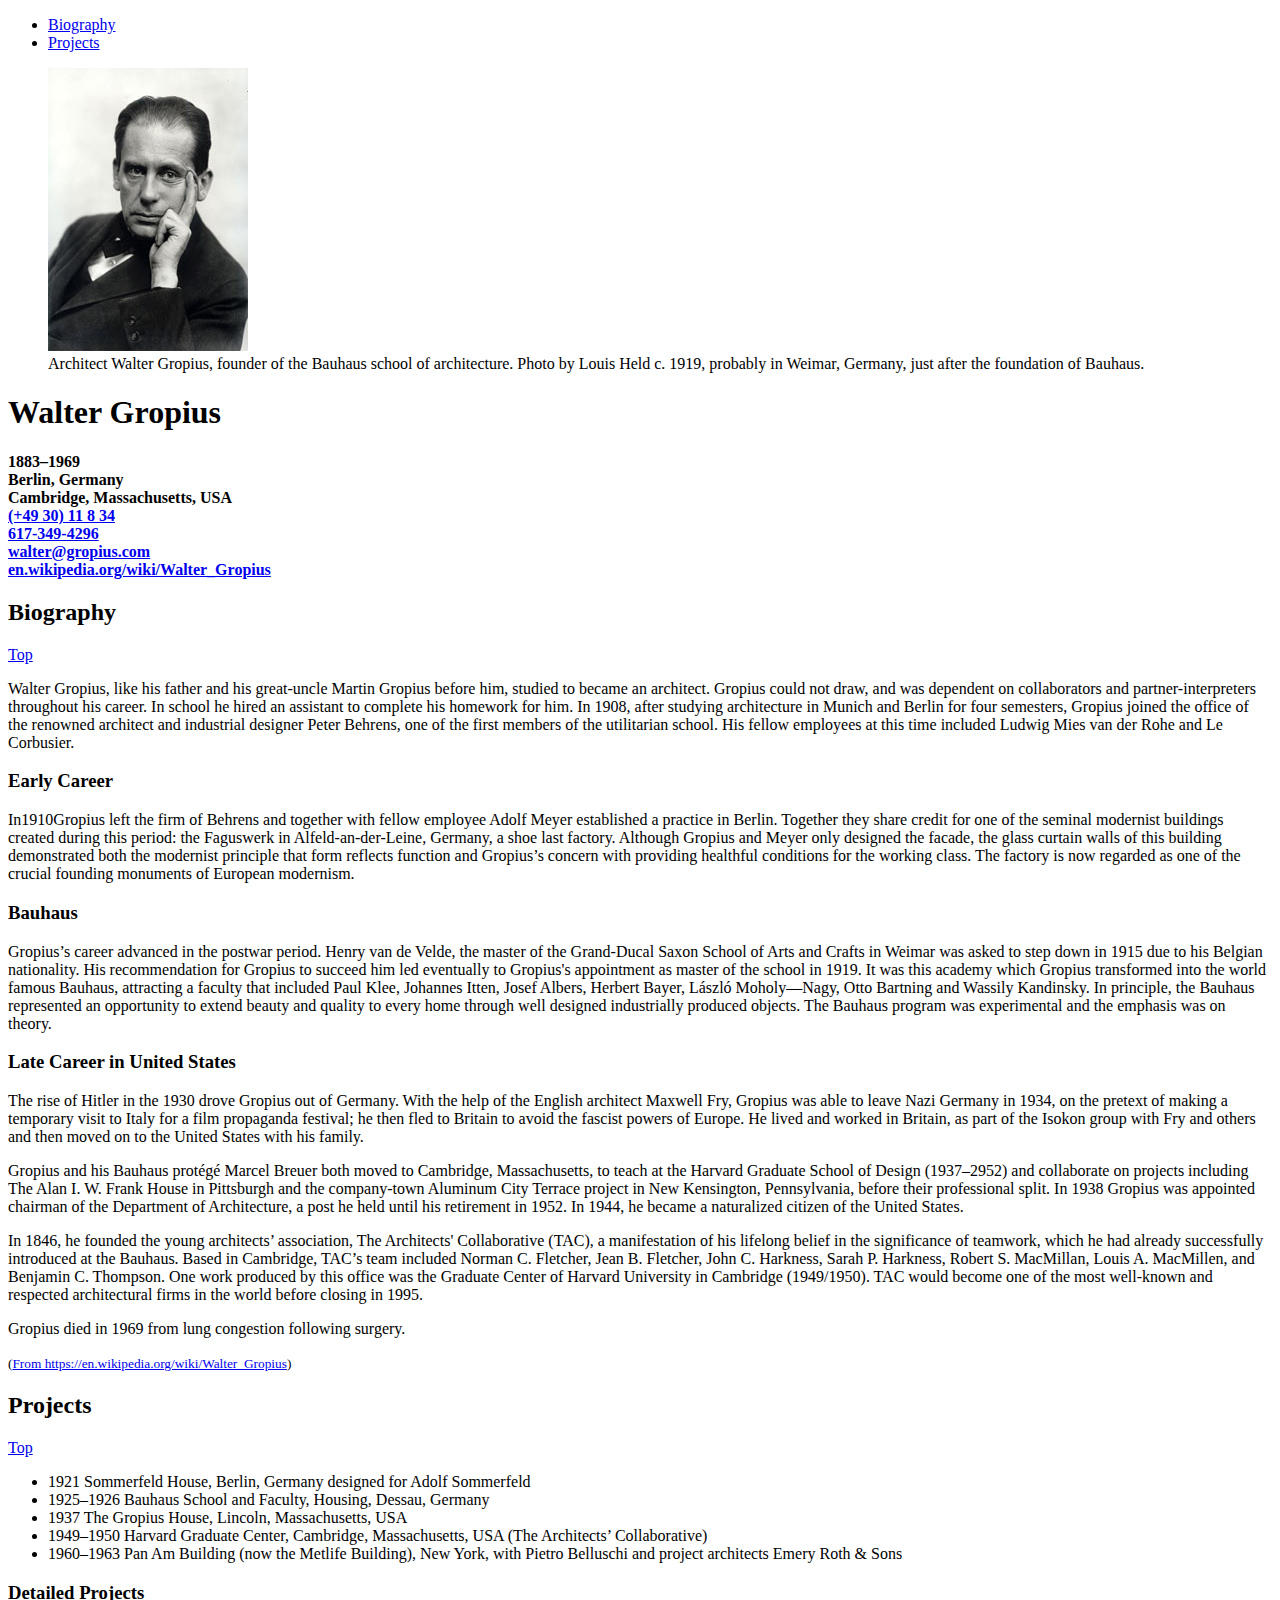
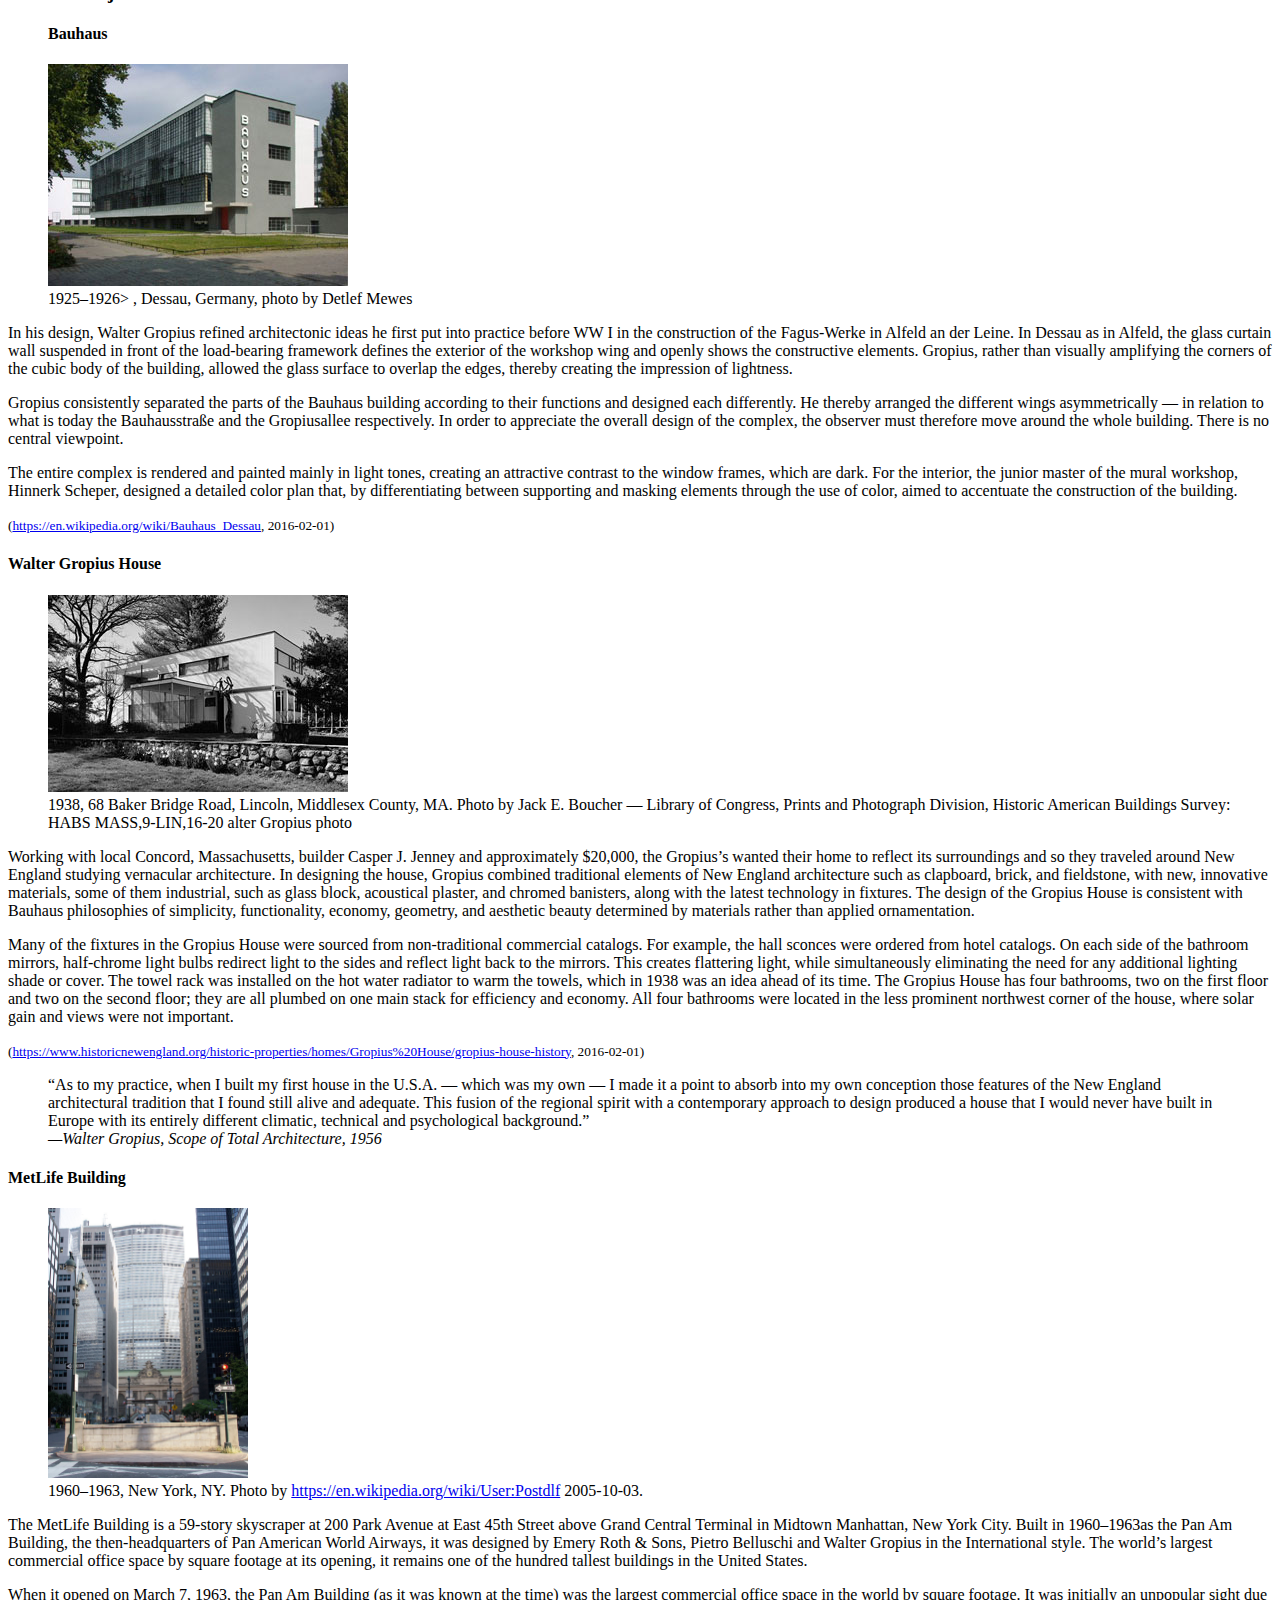
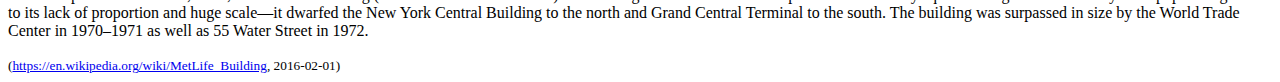
<file: Project_2_JoshMondragon/gropius_5.html>
<!DOCTYPE html>
<html Lang="en-US">
<head>
    <meta charset="utf-8"/>
    <title>Architect Walter Gropius</title>
    <meta name="viewport" content="width=device-width, intitial-scale-1"/>
    <meta name="description" content="Walter Grpopius was an architect who founded the Bauhaus, a revolutionary design school in Germanty from 1919&ndash;1932."/>
</head>

<body il="top"> 
    <ul role="navigation" aria-label="main menu">
        <li><a href="#biography">Biography</a></li>
        <li><a href="#projects">Projects</a></li>
    </ul>


<figure>
    <img src="images/WalterGropius-1919x200.jpg">

    <figcaption>Architect Walter Gropius, founder of the Bauhaus school of architecture. Photo by Louis Held c.<time datetime="1919"> 1919</time>, probably in Weimar, Germany, just after the foundation of Bauhaus.</figcaption> 
</figure>

<h1>Walter Gropius</h1>
<p><strong><time datetime="1883">1883</time>&ndash;<time datetime="1969">1969</time><br>
Berlin, Germany<br>
Cambridge, Massachusetts, USA<br>
<a href="tel:(+49 30) 11 8 34">(+49 30) 11 8 34</a><br>
<a href=" tel:617-349-4296">617-349-4296</a><br>
<a href="mailto:walter@gropius.com">walter@gropius.com</a><br>
<a href="https://en.wikipedia.org/wiki/Walter_Gropius" target="_blank">en.wikipedia.org/wiki/Walter_Gropius</a></strong></p>

<h2 id="biography">Biography</h2>
<p><a href="#top">Top</a></p>
<p>Walter Gropius, like his father and his great-uncle Martin Gropius before him, studied to became an architect. Gropius could not draw, and was dependent on collaborators and partner-interpreters throughout his career. In school he hired an assistant to complete his homework for him. In <time datetime="1908">1908</time>, after studying architecture in Munich and Berlin for four semesters, Gropius joined the office of the renowned architect and industrial designer Peter Behrens, one of the first members of the utilitarian school. His fellow employees at this time included Ludwig Mies van der Rohe and Le Corbusier.</p>

<h3>Early Career</h3>

<p>In<time datetime="1910">1910</time>Gropius left the firm of Behrens and together with fellow employee Adolf Meyer established a practice in Berlin. Together they share credit for one of the seminal modernist buildings created during this period: the Faguswerk in Alfeld-an-der-Leine, Germany, a shoe last factory. Although Gropius and Meyer only designed the facade, the glass curtain walls of this building demonstrated both the modernist principle that form reflects function and Gropius&rsquo;s concern with providing healthful conditions for the working class. The factory is now regarded as one of the crucial founding monuments of European modernism.</p>

<h3>Bauhaus</h3>

<p>Gropius&rsquo;s career advanced in the postwar period. Henry van de Velde, the master of the Grand-Ducal Saxon School of Arts and Crafts in Weimar was asked to step down in <time datetime="1915">1915</time> due to his Belgian nationality. His recommendation for Gropius to succeed him led eventually to Gropius's appointment as master of the school in <time datetime="1919">1919</time>. It was this academy which Gropius transformed into the world famous Bauhaus, attracting a faculty that included Paul Klee, Johannes Itten, Josef Albers, Herbert Bayer, László Moholy&mdash;Nagy, Otto Bartning and Wassily Kandinsky. In principle, the Bauhaus represented an opportunity to extend beauty and quality to every home through well designed industrially produced objects. The Bauhaus program was experimental and the emphasis was on theory.</p>

<h3>Late Career in United States</h3>

<p>The rise of Hitler in the <time datetime="1930">1930</time> drove Gropius out of Germany. With the help of the English architect Maxwell Fry, Gropius was able to leave Nazi Germany in 1934, on the pretext of making a temporary visit to Italy for a film propaganda festival; he then fled to Britain to avoid the fascist powers of Europe. He lived and worked in Britain, as part of the Isokon group with Fry and others and then moved on to the United States with his family.</p> 

<p>Gropius and his Bauhaus protégé Marcel Breuer both moved to Cambridge, Massachusetts, to teach at the Harvard Graduate School of Design (<time datetime="1937">1937</time>&ndash;<time datetime="1952">2952</time>) and collaborate on projects including The Alan I. W. Frank House in Pittsburgh and the company-town Aluminum City Terrace project in New Kensington, Pennsylvania, before their professional split. In <time datetime="1938">1938</time> Gropius was appointed chairman of the Department of Architecture, a post he held until his retirement in <time datetime="1952">1952</time>. In <time datetime="1944">1944</time>, he became a naturalized citizen of the United States.</p>

<p>In <time datetime="1946">1846</time>, he founded the young architects&rsquo; association, The Architects' Collaborative (TAC), a manifestation of his lifelong belief in the significance of teamwork, which he had already successfully introduced at the Bauhaus. Based in Cambridge, TAC&rsquo;s team included Norman C. Fletcher, Jean B. Fletcher, John C. Harkness, Sarah P. Harkness, Robert S. MacMillan, Louis A. MacMillen, and Benjamin C. Thompson. One work produced by this office was the Graduate Center of Harvard University in Cambridge (<time datetime="1949">1949</time>/<time datetime="1950">1950</time>). TAC would become one of the most well-known and respected architectural firms in the world before closing in <time datetime="1995">1995</time>.</p>

<p>Gropius died in <time datetime="1969">1969</time> from lung congestion following surgery.</p>

<small>(<a href="https://en.wikipedia.org/wiki/Walter_Gropius" target="_blank">From https://en.wikipedia.org/wiki/Walter_Gropius</a>)</small>

<h2 id="projects">Projects</h2>
<p><a href="#top">Top</a></p>

<ul>
    <li><time datetime="1921">1921</time> Sommerfeld House, Berlin, Germany designed for Adolf Sommerfeld</li>
    <li><time datetime="1925">1925</time>&ndash;<time datetime="1926">1926</time> Bauhaus School and Faculty, Housing, Dessau, Germany</li>
    <li><time datetime="1937">1937</time> The Gropius House, Lincoln, Massachusetts, USA</li>
    <li><time datetime="1949">1949</time>&ndash;<time datetime="1950">1950</time> Harvard Graduate Center, Cambridge, Massachusetts, USA (The Architects&rsquo; Collaborative)</li>
    <li><time datetime="1960">1960</time>&ndash;<time datetime="1963">1963</time> Pan Am Building (now the Metlife Building), New York, with Pietro Belluschi and project architects Emery Roth &amp; Sons</li>
</ul>

<h3>Detailed Projects</h3>
<figure>
    <h4>Bauhaus</h4>
    <img src="images/Bauhausx300.jpg">
    <figcaption><time datetime="1925">1925</time>&ndash;<time datetime="1926">1926></time> , Dessau, Germany, photo by Detlef Mewes</figcaption>
</figure>

<p>In his design, Walter Gropius refined architectonic ideas he first put into practice before WW I in the construction of the Fagus-Werke in Alfeld an der Leine. In Dessau as in Alfeld, the glass curtain wall suspended in front of the load-bearing framework defines the exterior of the workshop wing and openly shows the constructive elements. Gropius, rather than visually amplifying the corners of the cubic body of the building, allowed the glass surface to overlap the edges, thereby creating the impression of lightness.</p>

<p>Gropius consistently separated the parts of the Bauhaus building according to their functions and designed each differently. He thereby arranged the different wings asymmetrically &mdash; in relation to what is today the Bauhausstraße and the Gropiusallee respectively. In order to appreciate the overall design of the complex, the observer must therefore move around the whole building. There is no central viewpoint.</p>

<p>The entire complex is rendered and painted mainly in light tones, creating an attractive contrast to the window frames, which are dark. For the interior, the junior master of the mural workshop, Hinnerk Scheper, designed a detailed color plan that, by differentiating between supporting and masking elements through the use of color, aimed to accentuate the construction of the building.</p>

<small>(<a href="https://en.wikipedia.org/wiki/Bauhaus_Dessau" target="_blank">https://en.wikipedia.org/wiki/Bauhaus_Dessau</a>, <time datetime="2016-02-01">2016-02-01</time>)</small>


<h4>Walter Gropius House</h4>
<figure>
    <img src="images/Walter_Gropius_photo_Gropius_house_Lincoln_MAx300.jpg">
    <figcaption><time datetime="1938">1938</time>, 68 Baker Bridge Road, Lincoln, Middlesex County, MA. Photo by Jack E. Boucher &mdash; Library of Congress, Prints and Photograph Division, Historic American Buildings Survey: HABS MASS,9-LIN,16-20 alter Gropius photo</figcaption>
</figure>

<p>Working with local Concord, Massachusetts, builder Casper J. Jenney and approximately $20,000, the Gropius&rsquo;s wanted their home to reflect its surroundings and so they traveled around New England studying vernacular architecture. In designing the house, Gropius combined traditional elements of New England architecture such as clapboard, brick, and fieldstone, with new, innovative materials, some of them industrial, such as glass block, acoustical plaster, and chromed banisters, along with the latest technology in fixtures. The design of the Gropius House is consistent with Bauhaus philosophies of simplicity, functionality, economy, geometry, and aesthetic beauty determined by materials rather than applied ornamentation.</p>

<p>Many of the fixtures in the Gropius House were sourced from non-traditional commercial catalogs. For example, the hall sconces were ordered from hotel catalogs. On each side of the bathroom mirrors, half-chrome light bulbs redirect light to the sides and reflect light back to the mirrors. This creates flattering light, while simultaneously eliminating the need for any additional lighting shade or cover. The towel rack was installed on the hot water radiator to warm the towels, which in <time datetime="1938">1938</time> was an idea ahead of its time. The Gropius House has four bathrooms, two on the first floor and two on the second floor; they are all plumbed on one main stack for efficiency and economy. All four bathrooms were located in the less prominent northwest corner of the house, where solar gain and views were not important.</p>

<small>(<a href="https://www.historicnewengland.org/historic-properties/homes/Gropius%20House/gropius-house-history" target="_blank">https://www.historicnewengland.org/historic-properties/homes/Gropius%20House/gropius-house-history</a>, <time datetime="2016-02-01">2016-02-01</time>)</small>

<blockquote>&ldquo;As to my practice, when I built my first house in the U.S.A. &mdash; which was my own &mdash; I made it a point to absorb into my own conception those features of the New England architectural tradition that I found still alive and adequate. This fusion of the regional spirit with a contemporary approach to design produced a house that I would never have built in Europe with its entirely different climatic, technical and psychological background.&rdquo; <br><cite>&mdash;Walter Gropius, Scope of Total Architecture, <time datetime="1956">1956</time></cite></blockquote>

<h4>MetLife Building</h4>
<figure>
    <img src="images/MetLifeBldgNY.jpg" style="width:200px; ">
    <figcaption><time datetime="1960">1960</time>&ndash;<time datetime="1963">1963</time>, New York, NY.  Photo by <a href="https://en.wikipedia.org/wiki/User:Postdlf" target="_blank">https://en.wikipedia.org/wiki/User:Postdlf</a> <time datetime="2005-10-03">2005-10-03</time>.</figcaption>
</figure>

<p>The MetLife Building is a 59-story skyscraper at 200 Park Avenue at East 45th Street above Grand Central Terminal in Midtown Manhattan, New York City. Built in <time datetime="1960">1960</time>&ndash;<time datetime="1963">1963</time>as the Pan Am Building, the then-headquarters of Pan American World Airways, it was designed by Emery Roth &amp; Sons, Pietro Belluschi and Walter Gropius in the International style. The world&rsquo;s largest commercial office space by square footage at its opening, it remains one of the hundred tallest buildings in the United States.</p>

<p>When it opened on <time datetime="1963-03-07">March 7, 1963</time>, the Pan Am Building (as it was known at the time) was the largest commercial office space in the world by square footage. It was initially an unpopular sight due to its lack of proportion and huge scale&mdash;it dwarfed the New York Central Building to the north and Grand Central Terminal to the south. The building was surpassed in size by the World Trade Center in <time datetime="1970">1970</time>&ndash;<time datetime="1971">1971</time> as well as 55 Water Street in <time datetime="1972">1972</time>.</p>

<small>(<a href="https://en.wikipedia.org/wiki/MetLife_Building" target="_blank">https://en.wikipedia.org/wiki/MetLife_Building</a>, <time datetime="2016-02-01">2016-02-01</time>)</small>

</body>
</html>
</file>
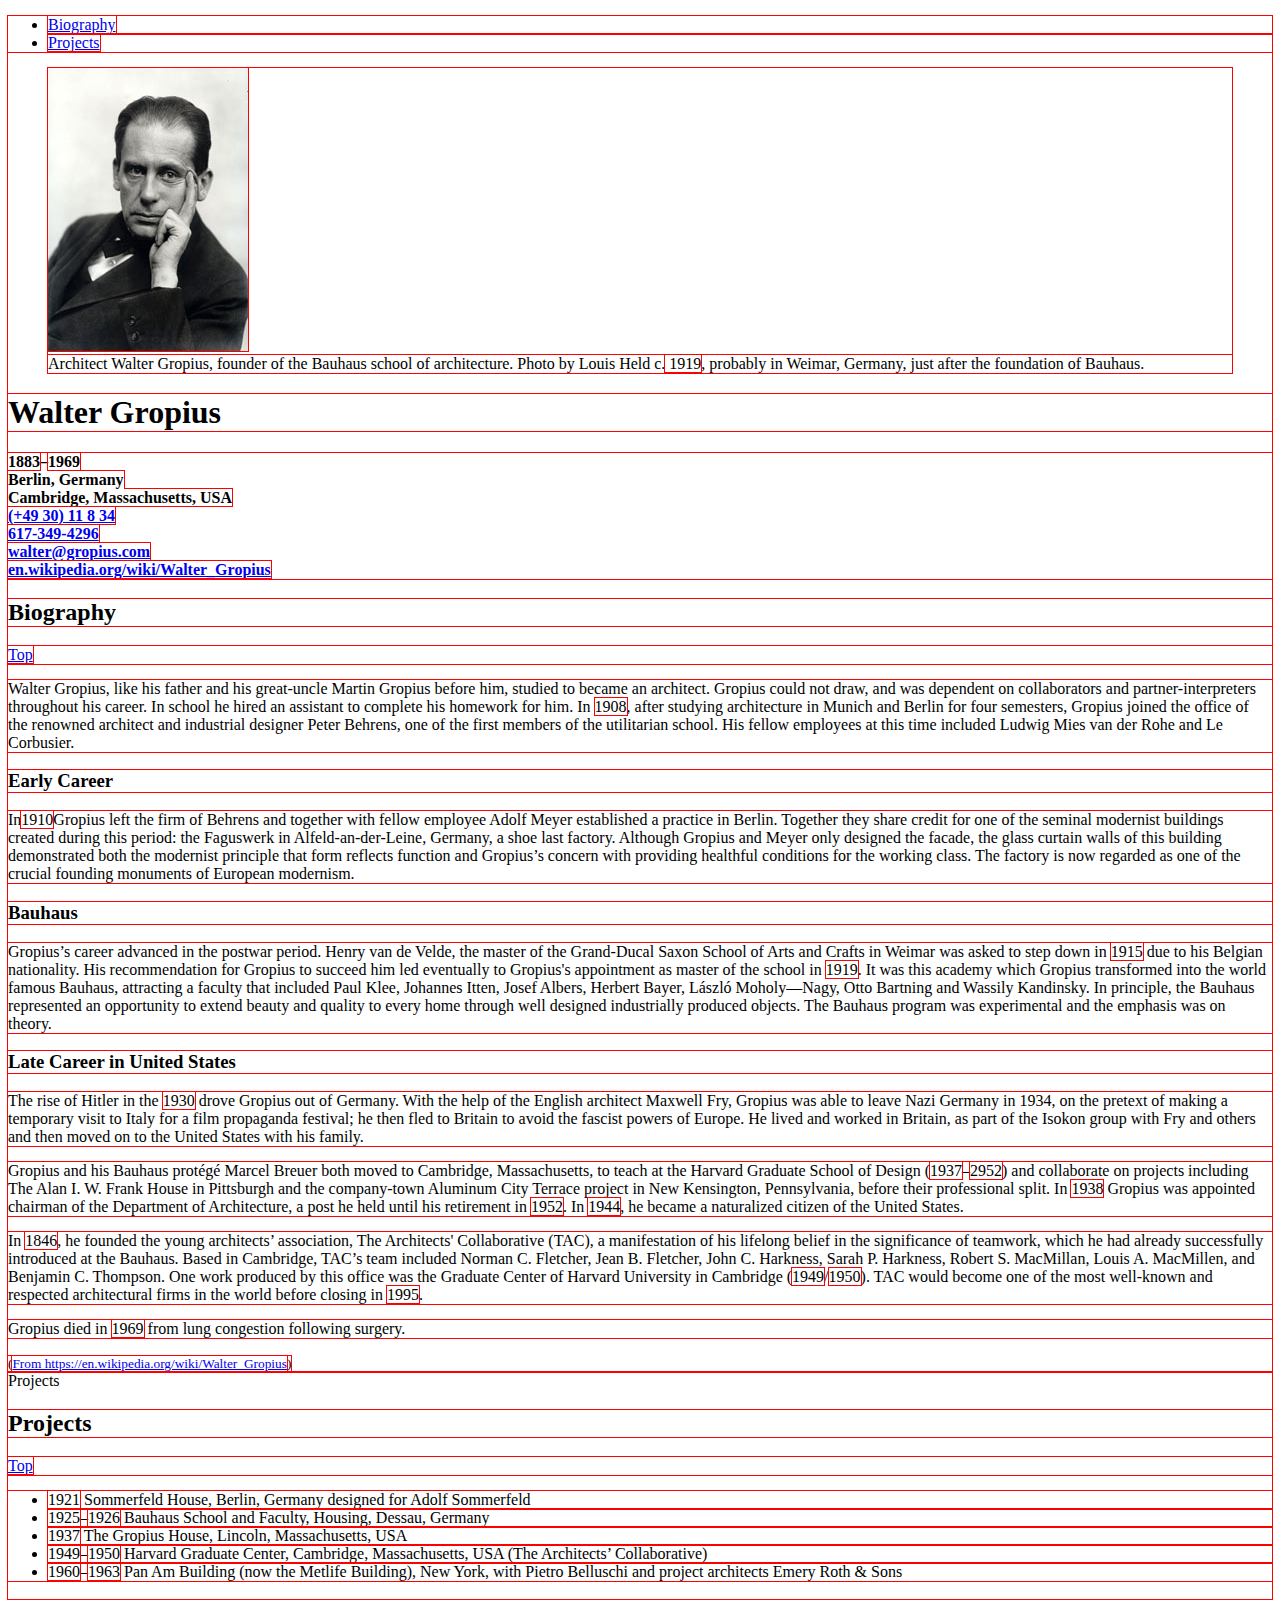
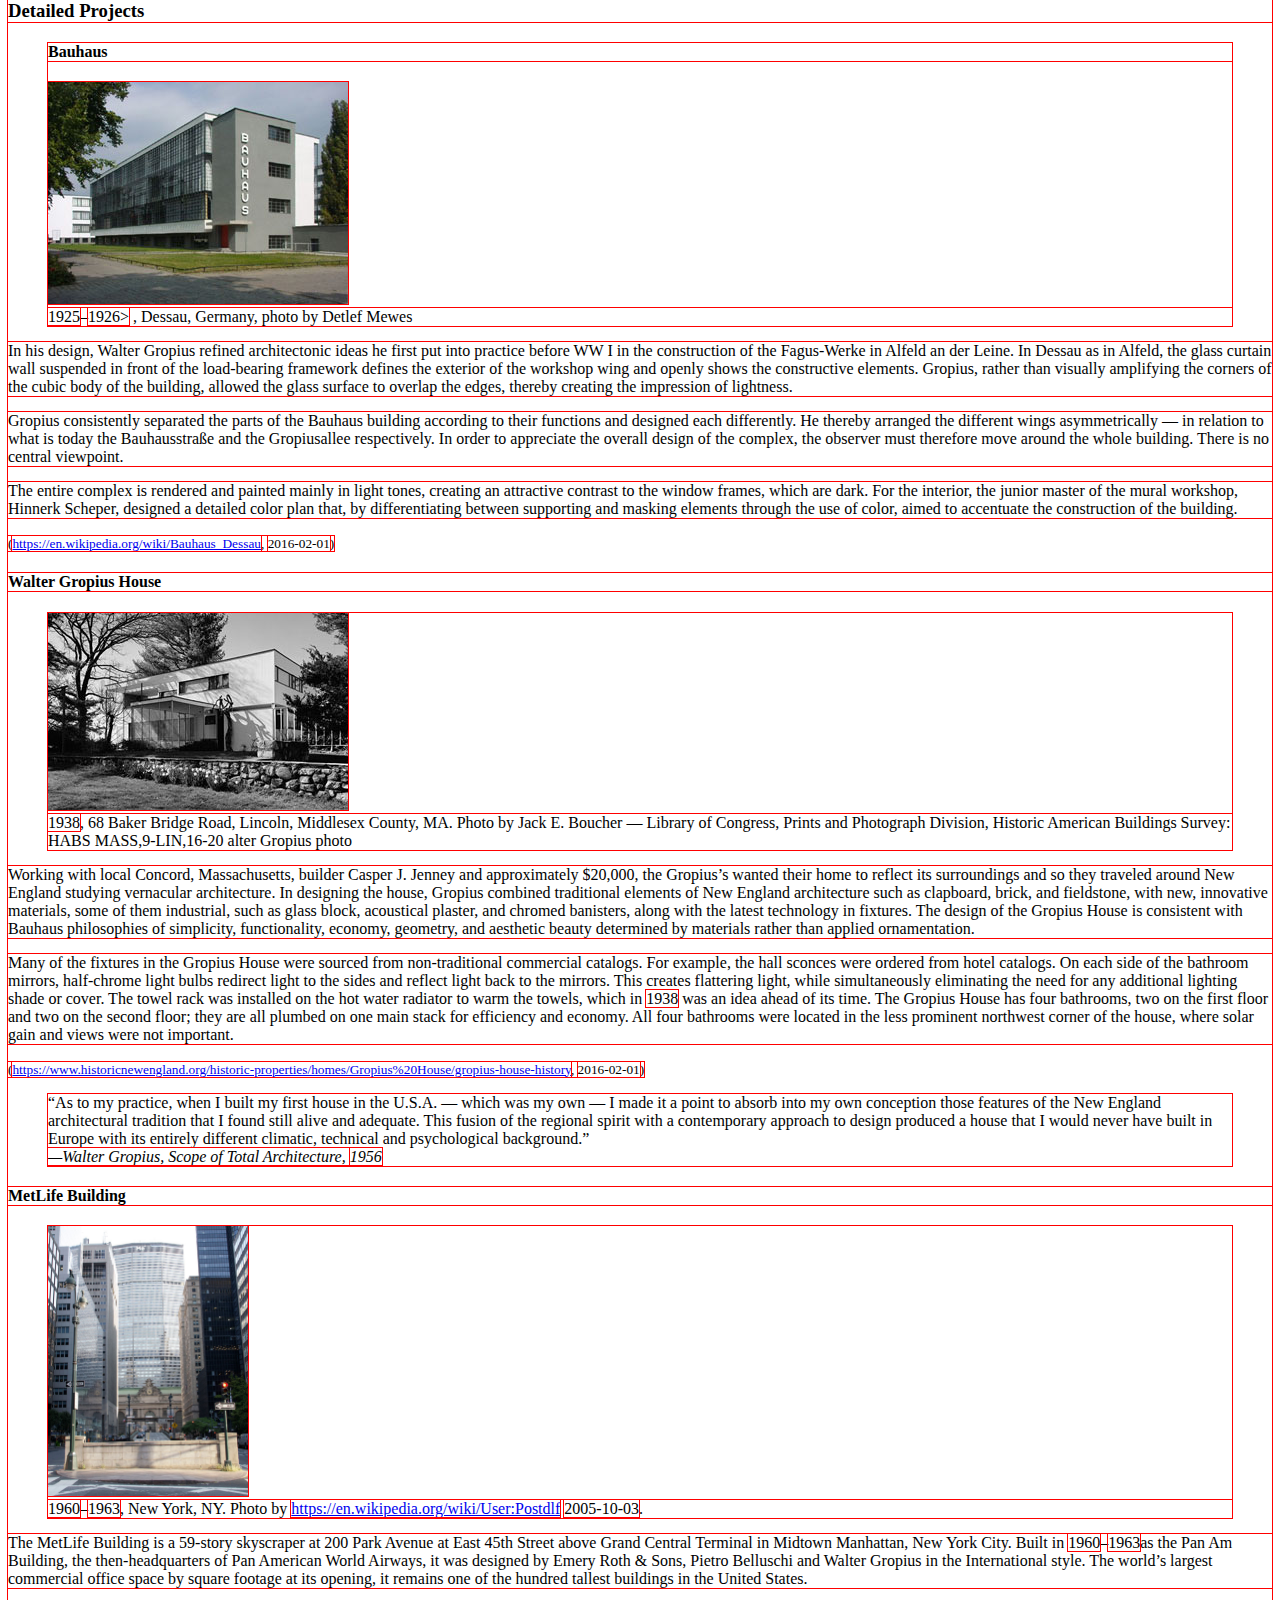
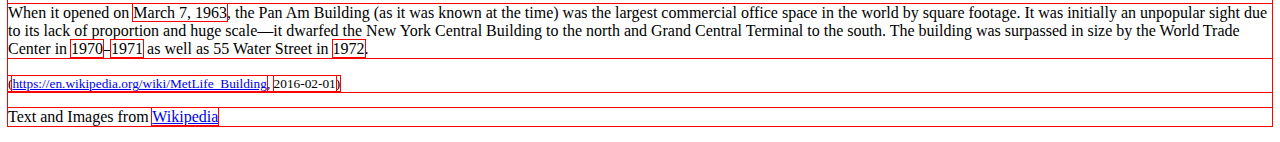
<file: Project_2_JoshMondragon/gropius_6.html>
<!DOCTYPE html>
<html Lang="en-US">
<head>
    <meta charset="utf-8"/>
    <title>Architect Walter Gropius</title>
    <meta name="viewport" content="width=device-width, intitial-scale-1"/>
    <meta name="description" content="Walter Grpopius was an architect who founded the Bauhaus, a revolutionary design school in Germanty from 1919&ndash;1932."/>
    <style>
        * {outline: 1px solid red;}
    </style>
</head>

<body il="top"> 
    <div id="wrap">
            <header>
                <nav role="navigation" aria-label="main menu">
                    <ul>
                        <li><a href="#biography">Biography</a></li>
                        <li><a href="#projects">Projects</a></li>
                    </ul>
                </nav>

            <figure>
                <img src="images/WalterGropius-1919x200.jpg">

                <figcaption>Architect Walter Gropius, founder of the Bauhaus school of architecture. Photo by Louis Held c.<time datetime="1919"> 1919</time>, probably in Weimar, Germany, just after the foundation of Bauhaus.</figcaption> 
            </figure>

            <h1>Walter Gropius</h1>
            <p><strong><time datetime="1883">1883</time>&ndash;<time datetime="1969">1969</time><br>
            Berlin, Germany<br>
            Cambridge, Massachusetts, USA<br>
            <a href="tel:(+49 30) 11 8 34">(+49 30) 11 8 34</a><br>
            <a href=" tel:617-349-4296">617-349-4296</a><br>
            <a href="mailto:walter@gropius.com">walter@gropius.com</a><br>
            <a href="https://en.wikipedia.org/wiki/Walter_Gropius" target="_blank">en.wikipedia.org/wiki/Walter_Gropius</a></strong></p>
        </header>

        <section id="biography">
            <h2 >Biography</h2>
            <p><a href="#top">Top</a></p><!-- link sends youn back to the top-->
            <p>Walter Gropius, like his father and his great-uncle Martin Gropius before him, studied to became an architect. Gropius could not draw, and was dependent on collaborators and partner-interpreters throughout his career. In school he hired an assistant to complete his homework for him. In <time datetime="1908">1908</time>, after studying architecture in Munich and Berlin for four semesters, Gropius joined the office of the renowned architect and industrial designer Peter Behrens, one of the first members of the utilitarian school. His fellow employees at this time included Ludwig Mies van der Rohe and Le Corbusier.</p>

            <h3>Early Career</h3>

            <p>In<time datetime="1910">1910</time>Gropius left the firm of Behrens and together with fellow employee Adolf Meyer established a practice in Berlin. Together they share credit for one of the seminal modernist buildings created during this period: the Faguswerk in Alfeld-an-der-Leine, Germany, a shoe last factory. Although Gropius and Meyer only designed the facade, the glass curtain walls of this building demonstrated both the modernist principle that form reflects function and Gropius&rsquo;s concern with providing healthful conditions for the working class. The factory is now regarded as one of the crucial founding monuments of European modernism.</p>

            <h3>Bauhaus</h3>

            <p>Gropius&rsquo;s career advanced in the postwar period. Henry van de Velde, the master of the Grand-Ducal Saxon School of Arts and Crafts in Weimar was asked to step down in <time datetime="1915">1915</time> due to his Belgian nationality. His recommendation for Gropius to succeed him led eventually to Gropius's appointment as master of the school in <time datetime="1919">1919</time>. It was this academy which Gropius transformed into the world famous Bauhaus, attracting a faculty that included Paul Klee, Johannes Itten, Josef Albers, Herbert Bayer, László Moholy&mdash;Nagy, Otto Bartning and Wassily Kandinsky. In principle, the Bauhaus represented an opportunity to extend beauty and quality to every home through well designed industrially produced objects. The Bauhaus program was experimental and the emphasis was on theory.</p>

            <h3>Late Career in United States</h3>

            <p>The rise of Hitler in the <time datetime="1930">1930</time> drove Gropius out of Germany. With the help of the English architect Maxwell Fry, Gropius was able to leave Nazi Germany in 1934, on the pretext of making a temporary visit to Italy for a film propaganda festival; he then fled to Britain to avoid the fascist powers of Europe. He lived and worked in Britain, as part of the Isokon group with Fry and others and then moved on to the United States with his family.</p> 

            <p>Gropius and his Bauhaus protégé Marcel Breuer both moved to Cambridge, Massachusetts, to teach at the Harvard Graduate School of Design (<time datetime="1937">1937</time>&ndash;<time datetime="1952">2952</time>) and collaborate on projects including The Alan I. W. Frank House in Pittsburgh and the company-town Aluminum City Terrace project in New Kensington, Pennsylvania, before their professional split. In <time datetime="1938">1938</time> Gropius was appointed chairman of the Department of Architecture, a post he held until his retirement in <time datetime="1952">1952</time>. In <time datetime="1944">1944</time>, he became a naturalized citizen of the United States.</p>

            <p>In <time datetime="1946">1846</time>, he founded the young architects&rsquo; association, The Architects' Collaborative (TAC), a manifestation of his lifelong belief in the significance of teamwork, which he had already successfully introduced at the Bauhaus. Based in Cambridge, TAC&rsquo;s team included Norman C. Fletcher, Jean B. Fletcher, John C. Harkness, Sarah P. Harkness, Robert S. MacMillan, Louis A. MacMillen, and Benjamin C. Thompson. One work produced by this office was the Graduate Center of Harvard University in Cambridge (<time datetime="1949">1949</time>/<time datetime="1950">1950</time>). TAC would become one of the most well-known and respected architectural firms in the world before closing in <time datetime="1995">1995</time>.</p>

            <p>Gropius died in <time datetime="1969">1969</time> from lung congestion following surgery.</p>

            <small>(<a href="https://en.wikipedia.org/wiki/Walter_Gropius" target="_blank">From https://en.wikipedia.org/wiki/Walter_Gropius</a>)</small>
        </section><!-- closes biography-->

        <Section id="Projects">Projects
            <h2>Projects</h2>
            <p><a href="#top">Top</a></p><!-- link sends youn back to the top-->

            <ul>
                <li><time datetime="1921">1921</time> Sommerfeld House, Berlin, Germany designed for Adolf Sommerfeld</li>
                <li><time datetime="1925">1925</time>&ndash;<time datetime="1926">1926</time> Bauhaus School and Faculty, Housing, Dessau, Germany</li>
                <li><time datetime="1937">1937</time> The Gropius House, Lincoln, Massachusetts, USA</li>
                <li><time datetime="1949">1949</time>&ndash;<time datetime="1950">1950</time> Harvard Graduate Center, Cambridge, Massachusetts, USA (The Architects&rsquo; Collaborative)</li>
                <li><time datetime="1960">1960</time>&ndash;<time datetime="1963">1963</time> Pan Am Building (now the Metlife Building), New York, with Pietro Belluschi and project architects Emery Roth &amp; Sons</li>
            </ul>

            <h3>Detailed Projects</h3>
            <figure>
                <h4>Bauhaus</h4>
                <img src="images/Bauhausx300.jpg">
                <figcaption><time datetime="1925">1925</time>&ndash;<time datetime="1926">1926></time> , Dessau, Germany, photo by Detlef Mewes</figcaption>
            </figure>

            <p>In his design, Walter Gropius refined architectonic ideas he first put into practice before WW I in the construction of the Fagus-Werke in Alfeld an der Leine. In Dessau as in Alfeld, the glass curtain wall suspended in front of the load-bearing framework defines the exterior of the workshop wing and openly shows the constructive elements. Gropius, rather than visually amplifying the corners of the cubic body of the building, allowed the glass surface to overlap the edges, thereby creating the impression of lightness.</p>

            <p>Gropius consistently separated the parts of the Bauhaus building according to their functions and designed each differently. He thereby arranged the different wings asymmetrically &mdash; in relation to what is today the Bauhausstraße and the Gropiusallee respectively. In order to appreciate the overall design of the complex, the observer must therefore move around the whole building. There is no central viewpoint.</p>

            <p>The entire complex is rendered and painted mainly in light tones, creating an attractive contrast to the window frames, which are dark. For the interior, the junior master of the mural workshop, Hinnerk Scheper, designed a detailed color plan that, by differentiating between supporting and masking elements through the use of color, aimed to accentuate the construction of the building.</p>

            <small>(<a href="https://en.wikipedia.org/wiki/Bauhaus_Dessau" target="_blank">https://en.wikipedia.org/wiki/Bauhaus_Dessau</a>, <time datetime="2016-02-01">2016-02-01</time>)</small>


            <h4>Walter Gropius House</h4>
            <figure>
                <img src="images/Walter_Gropius_photo_Gropius_house_Lincoln_MAx300.jpg">
                <figcaption><time datetime="1938">1938</time>, 68 Baker Bridge Road, Lincoln, Middlesex County, MA. Photo by Jack E. Boucher &mdash; Library of Congress, Prints and Photograph Division, Historic American Buildings Survey: HABS MASS,9-LIN,16-20 alter Gropius photo</figcaption>
            </figure>

            <p>Working with local Concord, Massachusetts, builder Casper J. Jenney and approximately $20,000, the Gropius&rsquo;s wanted their home to reflect its surroundings and so they traveled around New England studying vernacular architecture. In designing the house, Gropius combined traditional elements of New England architecture such as clapboard, brick, and fieldstone, with new, innovative materials, some of them industrial, such as glass block, acoustical plaster, and chromed banisters, along with the latest technology in fixtures. The design of the Gropius House is consistent with Bauhaus philosophies of simplicity, functionality, economy, geometry, and aesthetic beauty determined by materials rather than applied ornamentation.</p>

            <p>Many of the fixtures in the Gropius House were sourced from non-traditional commercial catalogs. For example, the hall sconces were ordered from hotel catalogs. On each side of the bathroom mirrors, half-chrome light bulbs redirect light to the sides and reflect light back to the mirrors. This creates flattering light, while simultaneously eliminating the need for any additional lighting shade or cover. The towel rack was installed on the hot water radiator to warm the towels, which in <time datetime="1938">1938</time> was an idea ahead of its time. The Gropius House has four bathrooms, two on the first floor and two on the second floor; they are all plumbed on one main stack for efficiency and economy. All four bathrooms were located in the less prominent northwest corner of the house, where solar gain and views were not important.</p>

            <small>(<a href="https://www.historicnewengland.org/historic-properties/homes/Gropius%20House/gropius-house-history" target="_blank">https://www.historicnewengland.org/historic-properties/homes/Gropius%20House/gropius-house-history</a>, <time datetime="2016-02-01">2016-02-01</time>)</small>

            <blockquote>&ldquo;As to my practice, when I built my first house in the U.S.A. &mdash; which was my own &mdash; I made it a point to absorb into my own conception those features of the New England architectural tradition that I found still alive and adequate. This fusion of the regional spirit with a contemporary approach to design produced a house that I would never have built in Europe with its entirely different climatic, technical and psychological background.&rdquo; <br><cite>&mdash;Walter Gropius, Scope of Total Architecture, <time datetime="1956">1956</time></cite></blockquote>

            <h4>MetLife Building</h4>
            <figure>
                <img src="images/MetLifeBldgNY.jpg" style="width:200px; ">
                <figcaption><time datetime="1960">1960</time>&ndash;<time datetime="1963">1963</time>, New York, NY.  Photo by <a href="https://en.wikipedia.org/wiki/User:Postdlf" target="_blank">https://en.wikipedia.org/wiki/User:Postdlf</a> <time datetime="2005-10-03">2005-10-03</time>.</figcaption>
            </figure>

            <p>The MetLife Building is a 59-story skyscraper at 200 Park Avenue at East 45th Street above Grand Central Terminal in Midtown Manhattan, New York City. Built in <time datetime="1960">1960</time>&ndash;<time datetime="1963">1963</time>as the Pan Am Building, the then-headquarters of Pan American World Airways, it was designed by Emery Roth &amp; Sons, Pietro Belluschi and Walter Gropius in the International style. The world&rsquo;s largest commercial office space by square footage at its opening, it remains one of the hundred tallest buildings in the United States.</p>

            <p>When it opened on <time datetime="1963-03-07">March 7, 1963</time>, the Pan Am Building (as it was known at the time) was the largest commercial office space in the world by square footage. It was initially an unpopular sight due to its lack of proportion and huge scale&mdash;it dwarfed the New York Central Building to the north and Grand Central Terminal to the south. The building was surpassed in size by the World Trade Center in <time datetime="1970">1970</time>&ndash;<time datetime="1971">1971</time> as well as 55 Water Street in <time datetime="1972">1972</time>.</p>

            <small>(<a href="https://en.wikipedia.org/wiki/MetLife_Building" target="_blank">https://en.wikipedia.org/wiki/MetLife_Building</a>, <time datetime="2016-02-01">2016-02-01</time>)</small>
        </Section><!-- Closes projects -->
        <footer>
          <p>Text and Images from <a href="https://en.wikipedia.org/wiki/Walter_Gropius" target="_blank">Wikipedia</a></strong></p>
        </footer>
        
    </div><!-- closes wrap -->
</body>
</html>
</file>
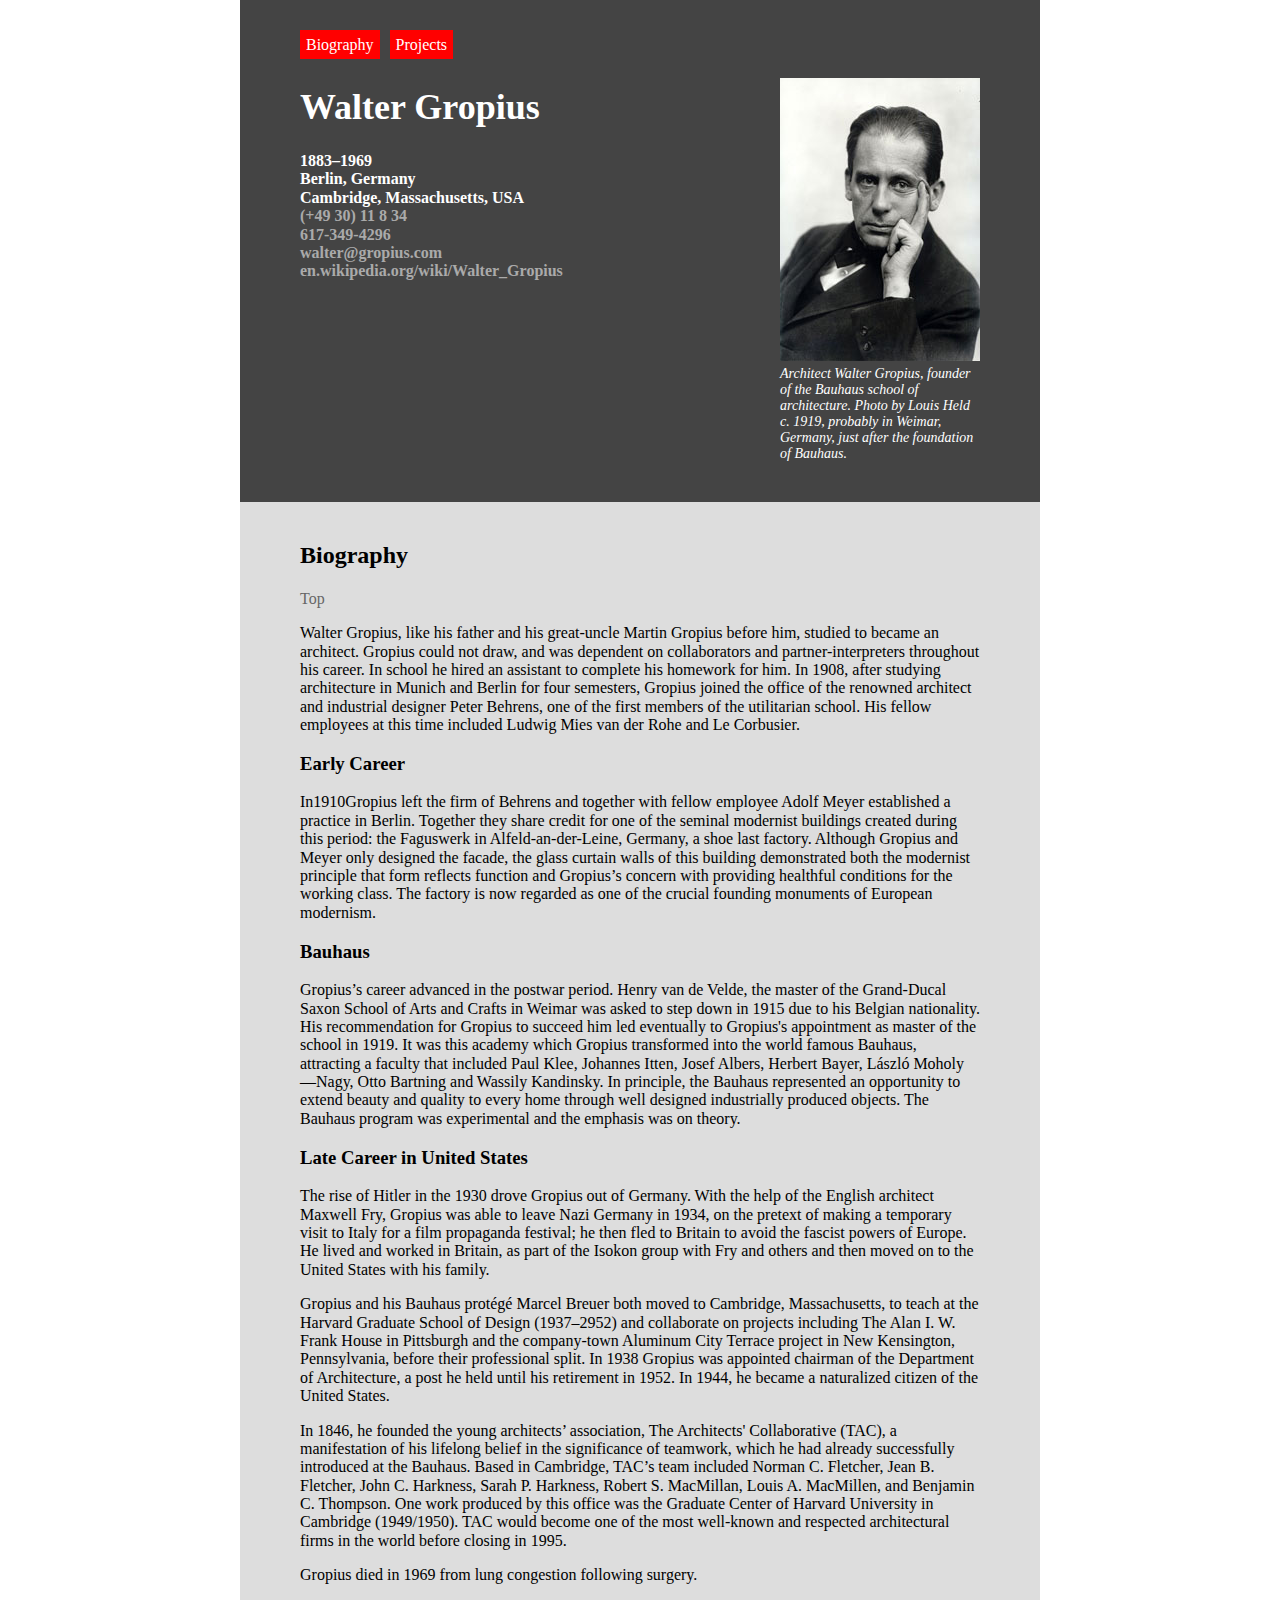
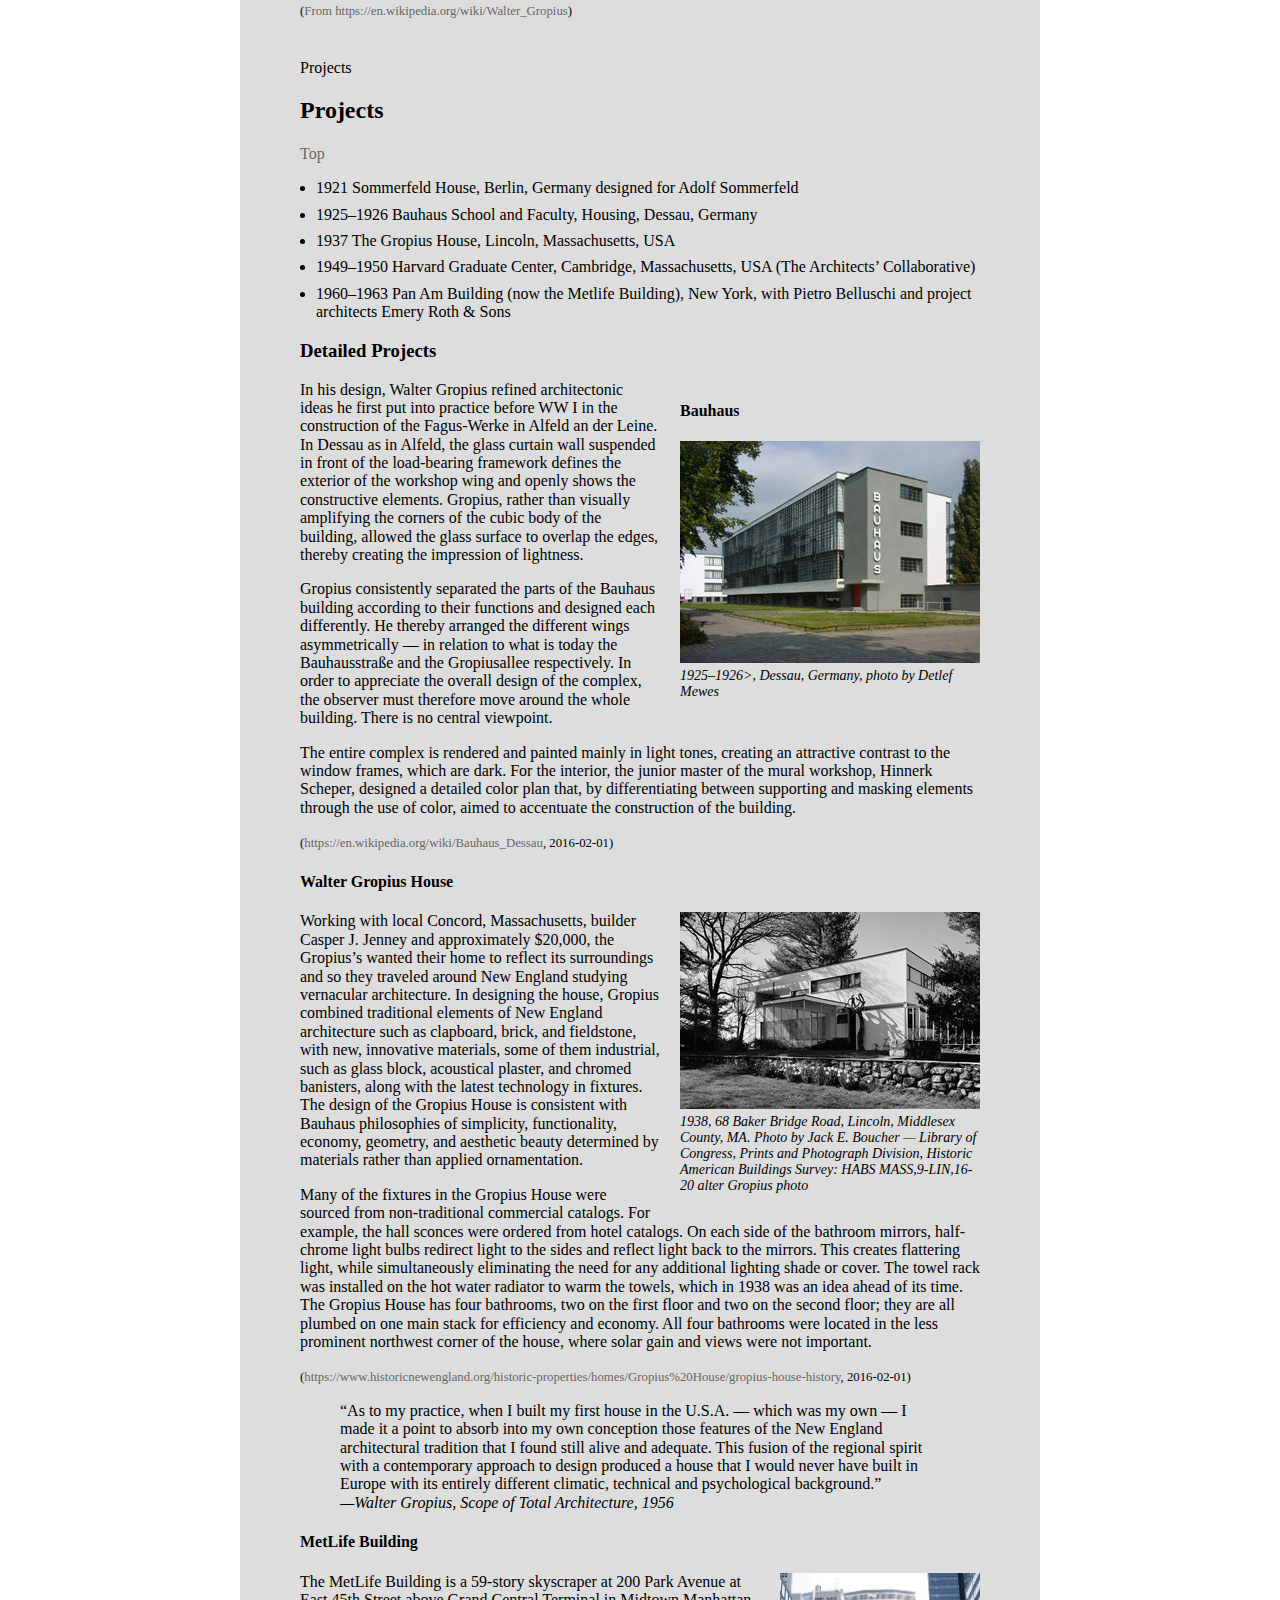
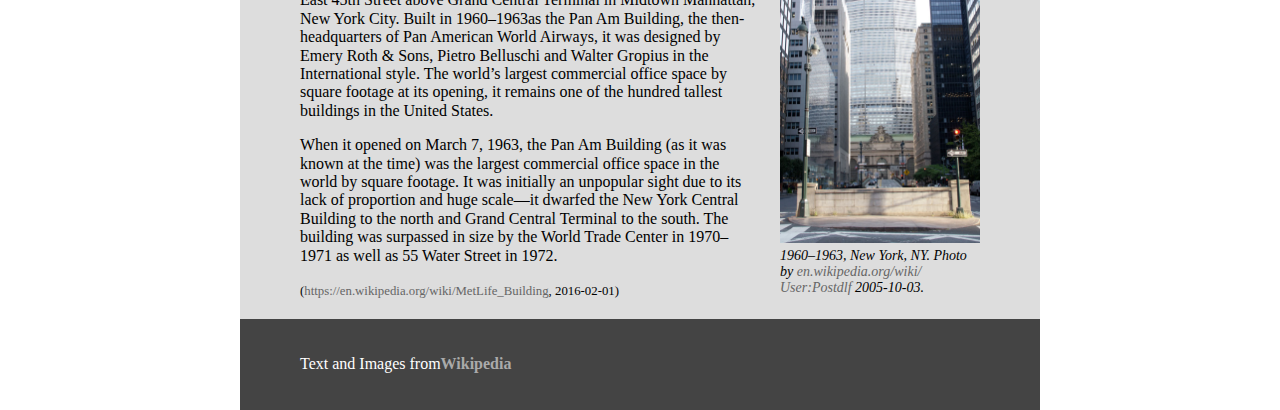
<file: Project_2_JoshMondragon/gropius_7 - Copy.html>
<!DOCTYPE html>
<html Lang="en-US">
<head>
    <meta charset="utf-8"/>
    <title>Architect Walter Gropius</title>
    <meta name="viewport" content="width=device-width, intitial-scale-1"/>
    <meta name="description" content="Walter Grpopius was an architect who founded the Bauhaus, a revolutionary design school in Germanty from 1919&ndash;1932."/>
	<link rel="stylesheet" href="CSS/normalize.css">
	
	
    <style>
         /* box-sizing */
		html {
			box-sizing:border-box;
		}
		*, *:before, *:after {
			box-sizing:inherit;
		}
		
		/* STRUCTURE */
		body{ackground-color:#555;}
		#wrap {background-color:#ddd; width:100%; max-width:800px; margin:0 auto 0 auto;}
		header {background-color:#444; color:white;}
		footer {background-color:#444; color:white;}
		header, section, footer {padding:20px 60px;}
		figure {margin:0;}
		
				/* FLOATS */
		.fr300 {width:100%; max-width:300px; float:right; margin-left:20px; margin-bottom:20px;}
		
		.fr200 {width:100%; max-width:200px; float:right; margin-left:20px; margin-bottom:20px;}
		
		.clearfix::after {
		content: ""; 
		clear: both; 
		display: table;
		} 
		
		/* IMAGES */
		img {width:100%;}
		
		
		/* TYPOGRAPHY */
		body {font-family:arial. helvetica, sans-serif;}
		h1 {font-size:36px;}
		figcaption {font-style:italic; font-size:14px;}
		ul {padding-left:16px;}
		li {margin-bottom:8px;}
		
		/* NAV TYPE */
		nav ul {padding-left:0;}
		nav li {list-style:none; display:inline-block; margin-right:6px;}
		
		/* LINKS */
		a:link {color:#aaa; text-decoration:none;}
		a:visited {color:#aaa;}
		a:hover {color:aqua;}
		a:focus {color:aqua;}
		a:active {color:aqua;}
		
		section a:link {color:#666;}
		section a:visited {color:#666;}
		section a:hover {color:red;}
		section a:focus {color:red;}
		section a:active {color:red;}
		
		nav a:link, nav a:visited {color:white; background-color:red; padding:6px;}
		 {color:red;}
		nav a:hover, nav a:focus, nav a:active  {color:white; background-color:#777;}
		
		
		
		
    </style>
</head>

<body il="top"> 
    <div id="wrap">
            <header class="clearfix">
                <nav role="navigation" aria-label="main menu">
                    <ul>
                        <li><a href="#biography">Biography</a></li>
                        <li><a href="#projects">Projects</a></li>
                    </ul>
                </nav>

            <figure class="fr200">
                <img src="images/WalterGropius-1919x200.jpg">

                <figcaption>Architect Walter Gropius, founder of the Bauhaus school of architecture. Photo by Louis Held c.<time datetime="1919"> 1919</time>, probably in Weimar, Germany, just after the foundation of Bauhaus.</figcaption> 
            </figure>

            <h1>Walter Gropius</h1>
            <p><strong><time datetime="1883">1883</time>&ndash;<time datetime="1969">1969</time><br>
            Berlin, Germany<br>
            Cambridge, Massachusetts, USA<br>
            <a href="tel:(+49 30) 11 8 34">(+49 30) 11 8 34</a><br>
            <a href=" tel:617-349-4296">617-349-4296</a><br>
            <a href="mailto:walter@gropius.com">walter@gropius.com</a><br>
            <a href="https://en.wikipedia.org/wiki/Walter_Gropius" target="_blank">en.wikipedia.org/wiki/Walter_Gropius</a></strong></p>
        </header>

        <section id="biography">
            <h2 >Biography</h2>
            <p><a href="#top">Top</a></p><!-- link sends youn back to the top-->
            <p>Walter Gropius, like his father and his great-uncle Martin Gropius before him, studied to became an architect. Gropius could not draw, and was dependent on collaborators and partner-interpreters throughout his career. In school he hired an assistant to complete his homework for him. In <time datetime="1908">1908</time>, after studying architecture in Munich and Berlin for four semesters, Gropius joined the office of the renowned architect and industrial designer Peter Behrens, one of the first members of the utilitarian school. His fellow employees at this time included Ludwig Mies van der Rohe and Le Corbusier.</p>

            <h3>Early Career</h3>

            <p>In<time datetime="1910">1910</time>Gropius left the firm of Behrens and together with fellow employee Adolf Meyer established a practice in Berlin. Together they share credit for one of the seminal modernist buildings created during this period: the Faguswerk in Alfeld-an-der-Leine, Germany, a shoe last factory. Although Gropius and Meyer only designed the facade, the glass curtain walls of this building demonstrated both the modernist principle that form reflects function and Gropius&rsquo;s concern with providing healthful conditions for the working class. The factory is now regarded as one of the crucial founding monuments of European modernism.</p>

            <h3>Bauhaus</h3>

            <p>Gropius&rsquo;s career advanced in the postwar period. Henry van de Velde, the master of the Grand-Ducal Saxon School of Arts and Crafts in Weimar was asked to step down in <time datetime="1915">1915</time> due to his Belgian nationality. His recommendation for Gropius to succeed him led eventually to Gropius's appointment as master of the school in <time datetime="1919">1919</time>. It was this academy which Gropius transformed into the world famous Bauhaus, attracting a faculty that included Paul Klee, Johannes Itten, Josef Albers, Herbert Bayer, László Moholy&mdash;Nagy, Otto Bartning and Wassily Kandinsky. In principle, the Bauhaus represented an opportunity to extend beauty and quality to every home through well designed industrially produced objects. The Bauhaus program was experimental and the emphasis was on theory.</p>

            <h3>Late Career in United States</h3>

            <p>The rise of Hitler in the <time datetime="1930">1930</time> drove Gropius out of Germany. With the help of the English architect Maxwell Fry, Gropius was able to leave Nazi Germany in 1934, on the pretext of making a temporary visit to Italy for a film propaganda festival; he then fled to Britain to avoid the fascist powers of Europe. He lived and worked in Britain, as part of the Isokon group with Fry and others and then moved on to the United States with his family.</p> 

            <p>Gropius and his Bauhaus protégé Marcel Breuer both moved to Cambridge, Massachusetts, to teach at the Harvard Graduate School of Design (<time datetime="1937">1937</time>&ndash;<time datetime="1952">2952</time>) and collaborate on projects including The Alan I. W. Frank House in Pittsburgh and the company-town Aluminum City Terrace project in New Kensington, Pennsylvania, before their professional split. In <time datetime="1938">1938</time> Gropius was appointed chairman of the Department of Architecture, a post he held until his retirement in <time datetime="1952">1952</time>. In <time datetime="1944">1944</time>, he became a naturalized citizen of the United States.</p>

            <p>In <time datetime="1946">1846</time>, he founded the young architects&rsquo; association, The Architects' Collaborative (TAC), a manifestation of his lifelong belief in the significance of teamwork, which he had already successfully introduced at the Bauhaus. Based in Cambridge, TAC&rsquo;s team included Norman C. Fletcher, Jean B. Fletcher, John C. Harkness, Sarah P. Harkness, Robert S. MacMillan, Louis A. MacMillen, and Benjamin C. Thompson. One work produced by this office was the Graduate Center of Harvard University in Cambridge (<time datetime="1949">1949</time>/<time datetime="1950">1950</time>). TAC would become one of the most well-known and respected architectural firms in the world before closing in <time datetime="1995">1995</time>.</p>

            <p>Gropius died in <time datetime="1969">1969</time> from lung congestion following surgery.</p>

            <small>(<a href="https://en.wikipedia.org/wiki/Walter_Gropius" target="_blank">From https://en.wikipedia.org/wiki/Walter_Gropius</a>)</small>
        </section><!-- closes biography-->

        <section id="Projects">Projects
            <h2>Projects</h2>
            <p><a href="#top">Top</a></p><!-- link sends youn back to the top-->

            <ul>
                <li><time datetime="1921">1921</time> Sommerfeld House, Berlin, Germany designed for Adolf Sommerfeld</li>
                <li><time datetime="1925">1925</time>&ndash;<time datetime="1926">1926</time> Bauhaus School and Faculty, Housing, Dessau, Germany</li>
                <li><time datetime="1937">1937</time> The Gropius House, Lincoln, Massachusetts, USA</li>
                <li><time datetime="1949">1949</time>&ndash;<time datetime="1950">1950</time> Harvard Graduate Center, Cambridge, Massachusetts, USA (The Architects&rsquo; Collaborative)</li>
                <li><time datetime="1960">1960</time>&ndash;<time datetime="1963">1963</time> Pan Am Building (now the Metlife Building), New York, with Pietro Belluschi and project architects Emery Roth &amp; Sons</li>
            </ul>

            <h3>Detailed Projects</h3>
            <figure class="fr300">
                <h4>Bauhaus</h4>
                <img src="images/Bauhausx300.jpg">
                <figcaption><time datetime="1925">1925</time>&ndash;<time datetime="1926">1926></time>, Dessau, Germany, photo by Detlef Mewes</figcaption>
            </figure>

            <p>In his design, Walter Gropius refined architectonic ideas he first put into practice before WW I in the construction of the Fagus-Werke in Alfeld an der Leine. In Dessau as in Alfeld, the glass curtain wall suspended in front of the load-bearing framework defines the exterior of the workshop wing and openly shows the constructive elements. Gropius, rather than visually amplifying the corners of the cubic body of the building, allowed the glass surface to overlap the edges, thereby creating the impression of lightness.</p>

            <p>Gropius consistently separated the parts of the Bauhaus building according to their functions and designed each differently. He thereby arranged the different wings asymmetrically &mdash; in relation to what is today the Bauhausstraße and the Gropiusallee respectively. In order to appreciate the overall design of the complex, the observer must therefore move around the whole building. There is no central viewpoint.</p>

            <p>The entire complex is rendered and painted mainly in light tones, creating an attractive contrast to the window frames, which are dark. For the interior, the junior master of the mural workshop, Hinnerk Scheper, designed a detailed color plan that, by differentiating between supporting and masking elements through the use of color, aimed to accentuate the construction of the building.</p>

            <small>(<a href="https://en.wikipedia.org/wiki/Bauhaus_Dessau" target="_blank">https://en.wikipedia.org/wiki/Bauhaus_Dessau</a>, <time datetime="2016-02-01">2016-02-01</time>)</small>


            <h4>Walter Gropius House</h4>
            <figure class="fr300">
                <img src="images/Walter_Gropius_photo_Gropius_house_Lincoln_MAx300.jpg">
                <figcaption><time datetime="1938">1938</time>, 68 Baker Bridge Road, Lincoln, Middlesex County, MA. Photo by Jack E. Boucher &mdash; Library of Congress, Prints and Photograph Division, Historic American Buildings Survey: HABS MASS,9-LIN,16-20 alter Gropius photo</figcaption>
            </figure>

            <p>Working with local Concord, Massachusetts, builder Casper J. Jenney and approximately $20,000, the Gropius&rsquo;s wanted their home to reflect its surroundings and so they traveled around New England studying vernacular architecture. In designing the house, Gropius combined traditional elements of New England architecture such as clapboard, brick, and fieldstone, with new, innovative materials, some of them industrial, such as glass block, acoustical plaster, and chromed banisters, along with the latest technology in fixtures. The design of the Gropius House is consistent with Bauhaus philosophies of simplicity, functionality, economy, geometry, and aesthetic beauty determined by materials rather than applied ornamentation.</p>

            <p>Many of the fixtures in the Gropius House were sourced from non-traditional commercial catalogs. For example, the hall sconces were ordered from hotel catalogs. On each side of the bathroom mirrors, half-chrome light bulbs redirect light to the sides and reflect light back to the mirrors. This creates flattering light, while simultaneously eliminating the need for any additional lighting shade or cover. The towel rack was installed on the hot water radiator to warm the towels, which in <time datetime="1938">1938</time> was an idea ahead of its time. The Gropius House has four bathrooms, two on the first floor and two on the second floor; they are all plumbed on one main stack for efficiency and economy. All four bathrooms were located in the less prominent northwest corner of the house, where solar gain and views were not important.</p>

            <small>(<a href="https://www.historicnewengland.org/historic-properties/homes/Gropius%20House/gropius-house-history" target="_blank">https://www.historicnewengland.org/historic-properties/homes/Gropius%20House/gropius-house-history</a>, <time datetime="2016-02-01">2016-02-01</time>)</small>

            <blockquote>&ldquo;As to my practice, when I built my first house in the U.S.A. &mdash; which was my own &mdash; I made it a point to absorb into my own conception those features of the New England architectural tradition that I found still alive and adequate. This fusion of the regional spirit with a contemporary approach to design produced a house that I would never have built in Europe with its entirely different climatic, technical and psychological background.&rdquo; <br><cite>&mdash;Walter Gropius, Scope of Total Architecture, <time datetime="1956">1956</time></cite></blockquote>

            <h4>MetLife Building</h4>
            <figure class="fr200">
                <img src="images/MetLifeBldgNY.jpg">
                <figcaption><time datetime="1960">1960</time>&ndash;<time datetime="1963">1963</time>, New York, NY.  Photo by <a href="https://en.wikipedia.org/wiki/User:Postdlf" target="_blank">en.wikipedia.org/wiki/ User:Postdlf</a> <time datetime="2005-10-03">2005-10-03</time>.</figcaption>
            </figure>

            <p>The MetLife Building is a 59-story skyscraper at 200 Park Avenue at East 45th Street above Grand Central Terminal in Midtown Manhattan, New York City. Built in <time datetime="1960">1960</time>&ndash;<time datetime="1963">1963</time>as the Pan Am Building, the then-headquarters of Pan American World Airways, it was designed by Emery Roth &amp; Sons, Pietro Belluschi and Walter Gropius in the International style. The world&rsquo;s largest commercial office space by square footage at its opening, it remains one of the hundred tallest buildings in the United States.</p>

            <p>When it opened on <time datetime="1963-03-07">March 7, 1963</time>, the Pan Am Building (as it was known at the time) was the largest commercial office space in the world by square footage. It was initially an unpopular sight due to its lack of proportion and huge scale&mdash;it dwarfed the New York Central Building to the north and Grand Central Terminal to the south. The building was surpassed in size by the World Trade Center in <time datetime="1970">1970</time>&ndash;<time datetime="1971">1971</time> as well as 55 Water Street in <time datetime="1972">1972</time>.</p>

            <small>(<a href="https://en.wikipedia.org/wiki/MetLife_Building" target="_blank">https://en.wikipedia.org/wiki/MetLife_Building</a>, <time datetime="2016-02-01">2016-02-01</time>)</small>
        </section><!-- Closes projects -->
        <footer>
          <p>Text and Images from<strong><a href="https://en.wikipedia.org/wiki/Walter_Gropius" target="_blank">Wikipedia</a></strong></p>
        </footer>
        
    </div><!-- closes wrap -->
</body>
</html>
</file>
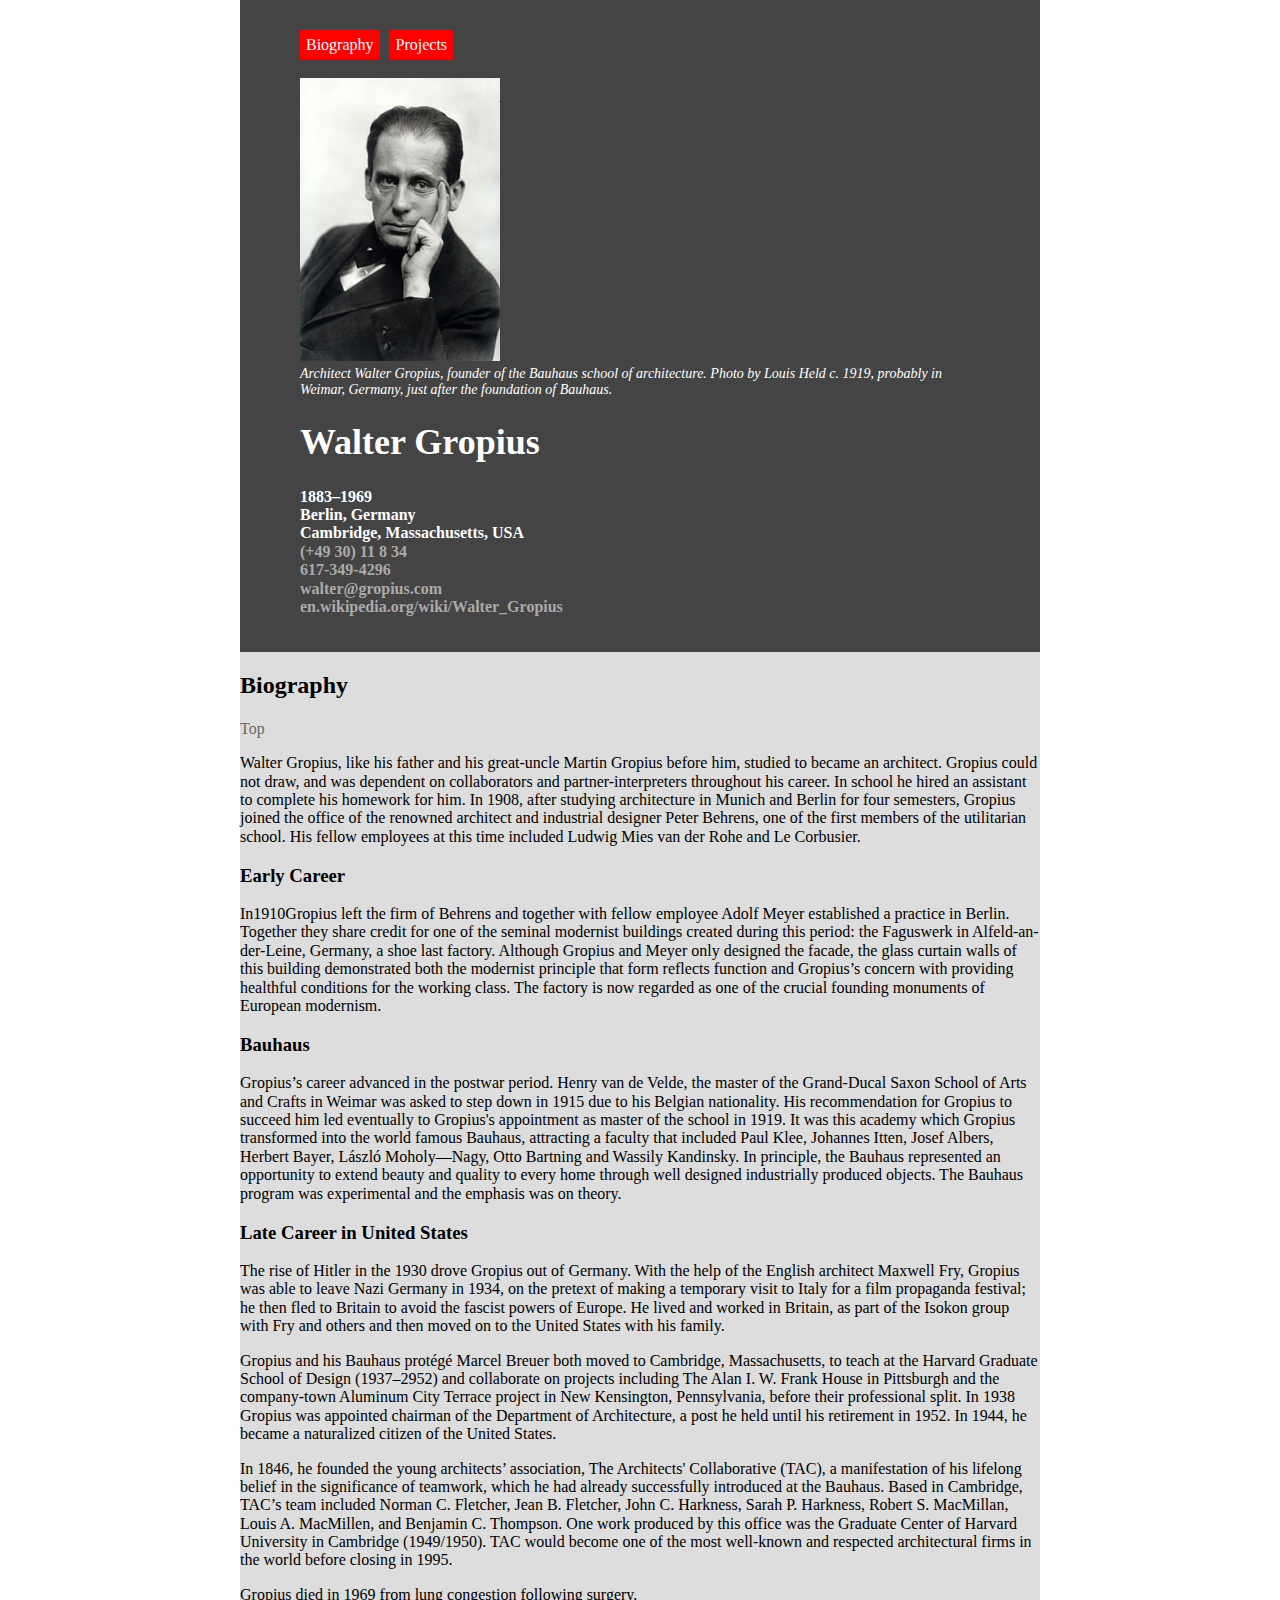
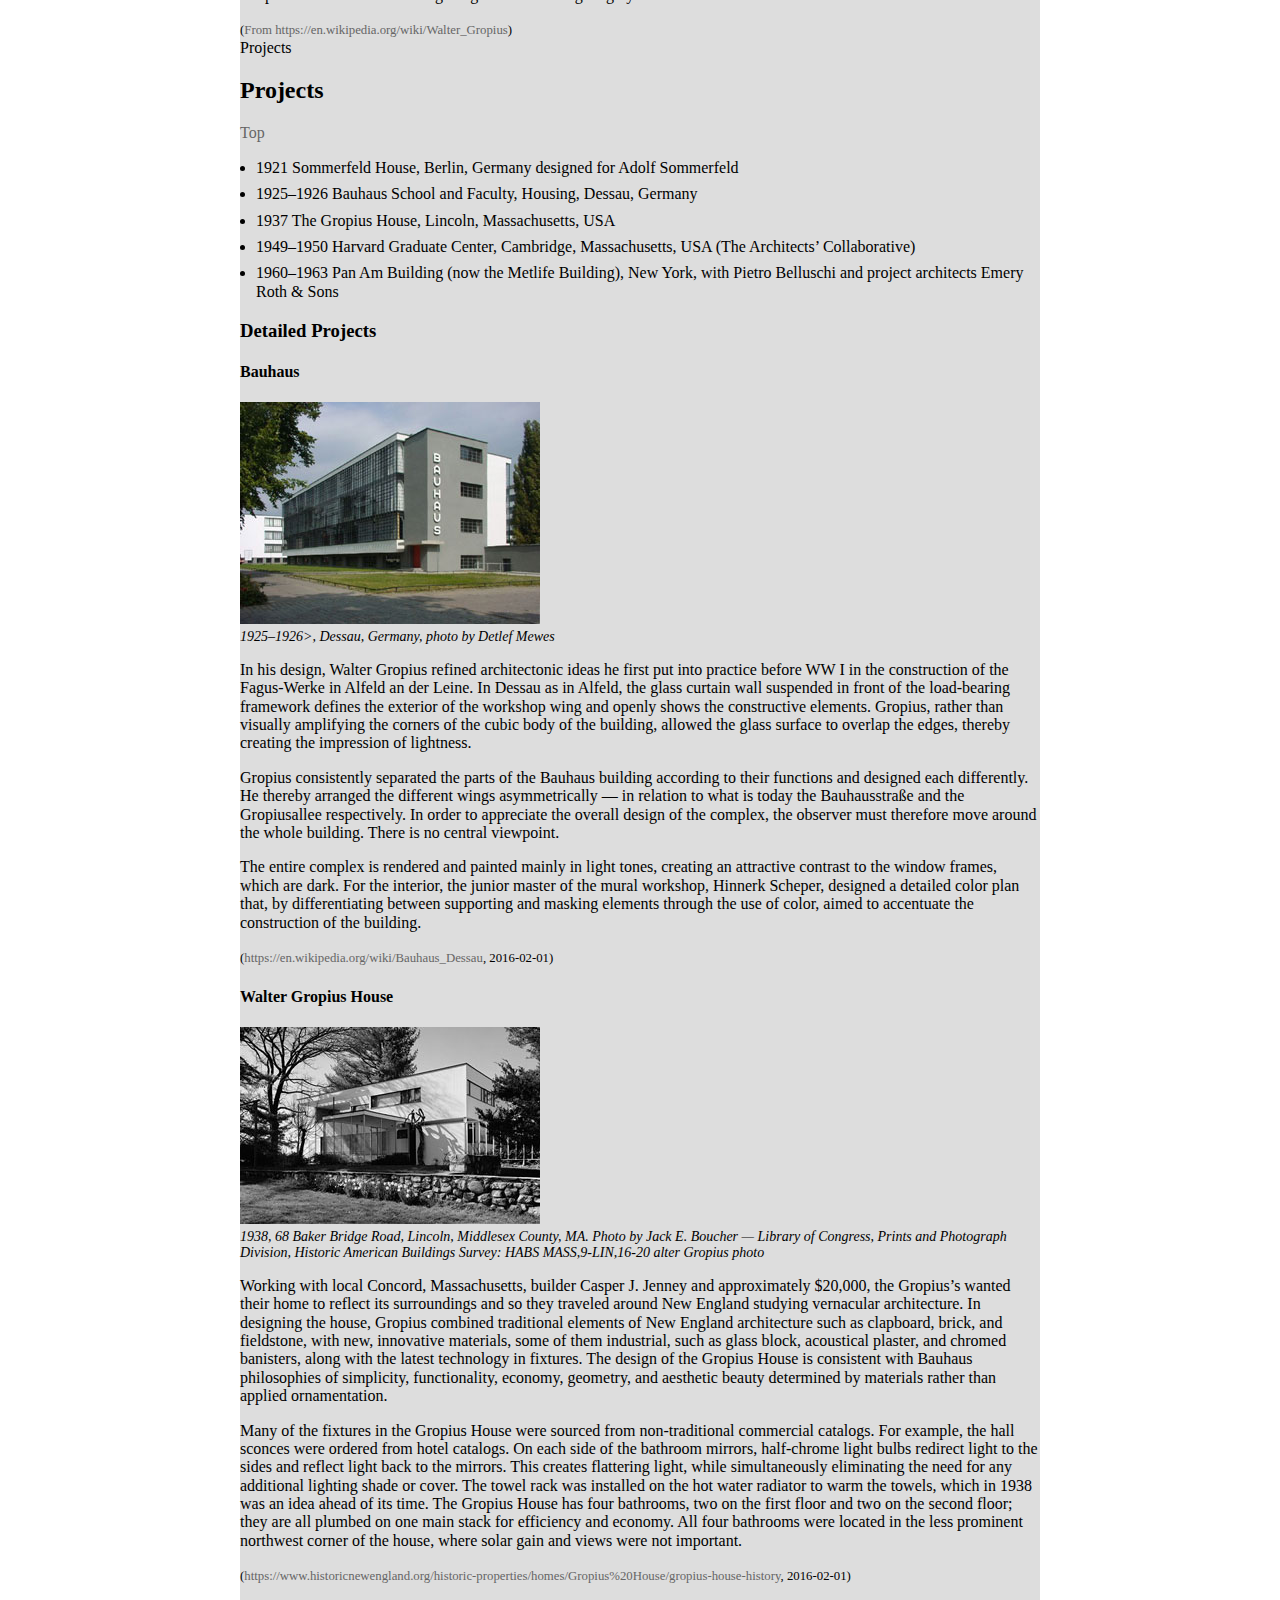
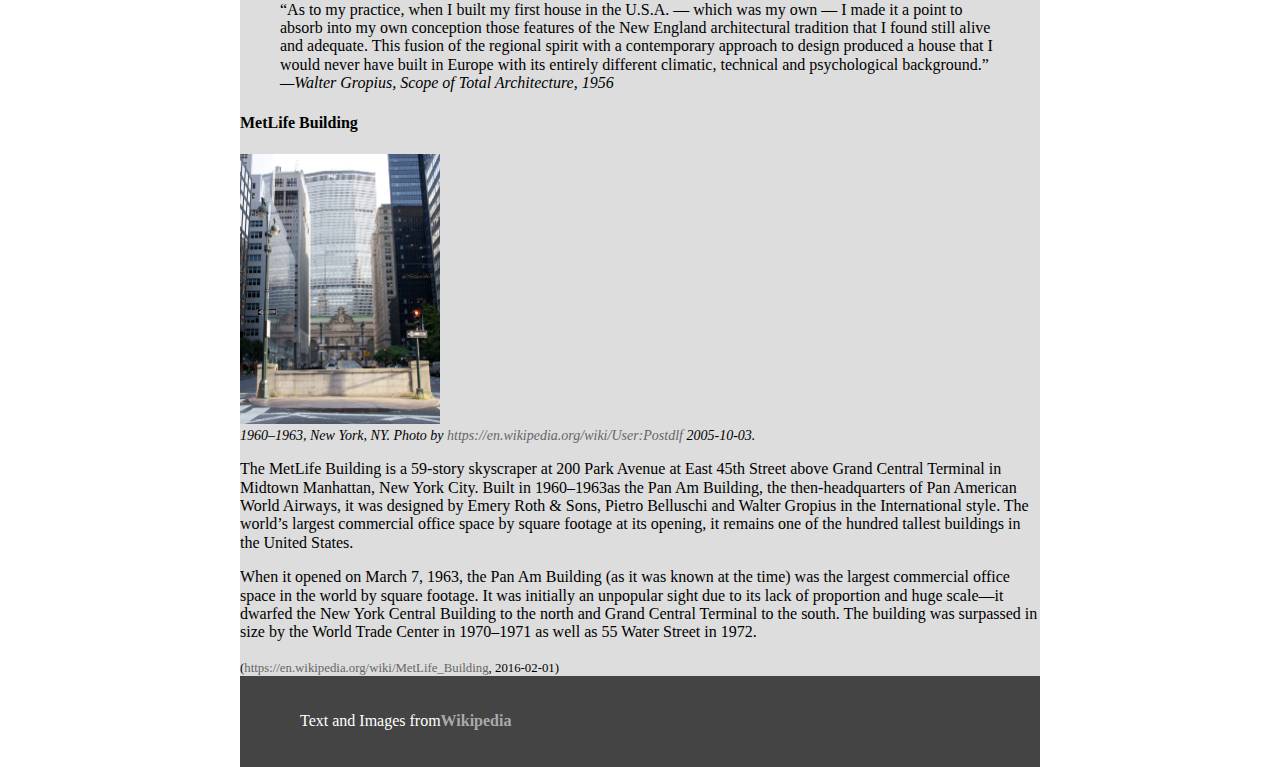
<file: Project_2_JoshMondragon/gropius_7.html>
<!DOCTYPE html>
<html Lang="en-US">
<head>
    <meta charset="utf-8"/>
    <title>Architect Walter Gropius</title>
    <meta name="viewport" content="width=device-width, intitial-scale-1"/>
    <meta name="description" content="Walter Grpopius was an architect who founded the Bauhaus, a revolutionary design school in Germanty from 1919&ndash;1932."/>
	<link rel="stylesheet" href="CSS/normalize.css">
	
    <style>
         /* box-sizing */
		html {
			box-sizing:border-box;
		}
		*, *:before, *:after {
			box-sizing:inherit;
		}
		
		/* STRUCTURE */
		body{ackground-color:#555;}
		#wrap {background-color:#ddd; width:100%; max-width:800px; margin:0 auto 0 auto;}
		header {background-color:#444; color:white;}
		footer {background-color:#444; color:white;}
		header, main, footer {padding:20px 60px;}
		figure {margin:0;}
		
		/* TYPOGRAPHY */
		body {font-family:arial. helvetica, sans-serif;}
		h1 {font-size:36px;}
		figcaption {font-style:italic; font-size:14px;}
		ul {padding-left:16px;}
		li {margin-bottom:8px;}
		
		/* NAV TYPE */
		nav ul {padding-left:0;}
		nav li {list-style:none; display:inline-block; margin-right:6px;}
		
		/* LINKS */
		a:link {color:#aaa; text-decoration:none;}
		a:visited {color:#aaa;}
		a:hover {color:aqua;}
		a:focus {color:aqua;}
		a:active {color:aqua;}
		
		section a:link {color:#666;}
		section a:visited {color:#666;}
		section a:hover {color:red;}
		section a:focus {color:red;}
		section a:active {color:red;}
		
		nav a:link, nav a:visited {color:white; background-color:red; padding:6px;}
		 {color:red;}
		nav a:hover, nav a:focus, nav a:active  {color:white; background-color:#777;}
		
		
		
		
    </style>
</head>

<body il="top"> 
    <div id="wrap">
            <header>
                <nav role="navigation" aria-label="main menu">
                    <ul>
                        <li><a href="#biography">Biography</a></li>
                        <li><a href="#projects">Projects</a></li>
                    </ul>
                </nav>

            <figure>
                <img src="images/WalterGropius-1919x200.jpg">

                <figcaption>Architect Walter Gropius, founder of the Bauhaus school of architecture. Photo by Louis Held c.<time datetime="1919"> 1919</time>, probably in Weimar, Germany, just after the foundation of Bauhaus.</figcaption> 
            </figure>

            <h1>Walter Gropius</h1>
            <p><strong><time datetime="1883">1883</time>&ndash;<time datetime="1969">1969</time><br>
            Berlin, Germany<br>
            Cambridge, Massachusetts, USA<br>
            <a href="tel:(+49 30) 11 8 34">(+49 30) 11 8 34</a><br>
            <a href=" tel:617-349-4296">617-349-4296</a><br>
            <a href="mailto:walter@gropius.com">walter@gropius.com</a><br>
            <a href="https://en.wikipedia.org/wiki/Walter_Gropius" target="_blank">en.wikipedia.org/wiki/Walter_Gropius</a></strong></p>
        </header>

        <section id="biography">
            <h2 >Biography</h2>
            <p><a href="#top">Top</a></p><!-- link sends youn back to the top-->
            <p>Walter Gropius, like his father and his great-uncle Martin Gropius before him, studied to became an architect. Gropius could not draw, and was dependent on collaborators and partner-interpreters throughout his career. In school he hired an assistant to complete his homework for him. In <time datetime="1908">1908</time>, after studying architecture in Munich and Berlin for four semesters, Gropius joined the office of the renowned architect and industrial designer Peter Behrens, one of the first members of the utilitarian school. His fellow employees at this time included Ludwig Mies van der Rohe and Le Corbusier.</p>

            <h3>Early Career</h3>

            <p>In<time datetime="1910">1910</time>Gropius left the firm of Behrens and together with fellow employee Adolf Meyer established a practice in Berlin. Together they share credit for one of the seminal modernist buildings created during this period: the Faguswerk in Alfeld-an-der-Leine, Germany, a shoe last factory. Although Gropius and Meyer only designed the facade, the glass curtain walls of this building demonstrated both the modernist principle that form reflects function and Gropius&rsquo;s concern with providing healthful conditions for the working class. The factory is now regarded as one of the crucial founding monuments of European modernism.</p>

            <h3>Bauhaus</h3>

            <p>Gropius&rsquo;s career advanced in the postwar period. Henry van de Velde, the master of the Grand-Ducal Saxon School of Arts and Crafts in Weimar was asked to step down in <time datetime="1915">1915</time> due to his Belgian nationality. His recommendation for Gropius to succeed him led eventually to Gropius's appointment as master of the school in <time datetime="1919">1919</time>. It was this academy which Gropius transformed into the world famous Bauhaus, attracting a faculty that included Paul Klee, Johannes Itten, Josef Albers, Herbert Bayer, László Moholy&mdash;Nagy, Otto Bartning and Wassily Kandinsky. In principle, the Bauhaus represented an opportunity to extend beauty and quality to every home through well designed industrially produced objects. The Bauhaus program was experimental and the emphasis was on theory.</p>

            <h3>Late Career in United States</h3>

            <p>The rise of Hitler in the <time datetime="1930">1930</time> drove Gropius out of Germany. With the help of the English architect Maxwell Fry, Gropius was able to leave Nazi Germany in 1934, on the pretext of making a temporary visit to Italy for a film propaganda festival; he then fled to Britain to avoid the fascist powers of Europe. He lived and worked in Britain, as part of the Isokon group with Fry and others and then moved on to the United States with his family.</p> 

            <p>Gropius and his Bauhaus protégé Marcel Breuer both moved to Cambridge, Massachusetts, to teach at the Harvard Graduate School of Design (<time datetime="1937">1937</time>&ndash;<time datetime="1952">2952</time>) and collaborate on projects including The Alan I. W. Frank House in Pittsburgh and the company-town Aluminum City Terrace project in New Kensington, Pennsylvania, before their professional split. In <time datetime="1938">1938</time> Gropius was appointed chairman of the Department of Architecture, a post he held until his retirement in <time datetime="1952">1952</time>. In <time datetime="1944">1944</time>, he became a naturalized citizen of the United States.</p>

            <p>In <time datetime="1946">1846</time>, he founded the young architects&rsquo; association, The Architects' Collaborative (TAC), a manifestation of his lifelong belief in the significance of teamwork, which he had already successfully introduced at the Bauhaus. Based in Cambridge, TAC&rsquo;s team included Norman C. Fletcher, Jean B. Fletcher, John C. Harkness, Sarah P. Harkness, Robert S. MacMillan, Louis A. MacMillen, and Benjamin C. Thompson. One work produced by this office was the Graduate Center of Harvard University in Cambridge (<time datetime="1949">1949</time>/<time datetime="1950">1950</time>). TAC would become one of the most well-known and respected architectural firms in the world before closing in <time datetime="1995">1995</time>.</p>

            <p>Gropius died in <time datetime="1969">1969</time> from lung congestion following surgery.</p>

            <small>(<a href="https://en.wikipedia.org/wiki/Walter_Gropius" target="_blank">From https://en.wikipedia.org/wiki/Walter_Gropius</a>)</small>
        </section><!-- closes biography-->

        <section id="Projects">Projects
            <h2>Projects</h2>
            <p><a href="#top">Top</a></p><!-- link sends youn back to the top-->

            <ul>
                <li><time datetime="1921">1921</time> Sommerfeld House, Berlin, Germany designed for Adolf Sommerfeld</li>
                <li><time datetime="1925">1925</time>&ndash;<time datetime="1926">1926</time> Bauhaus School and Faculty, Housing, Dessau, Germany</li>
                <li><time datetime="1937">1937</time> The Gropius House, Lincoln, Massachusetts, USA</li>
                <li><time datetime="1949">1949</time>&ndash;<time datetime="1950">1950</time> Harvard Graduate Center, Cambridge, Massachusetts, USA (The Architects&rsquo; Collaborative)</li>
                <li><time datetime="1960">1960</time>&ndash;<time datetime="1963">1963</time> Pan Am Building (now the Metlife Building), New York, with Pietro Belluschi and project architects Emery Roth &amp; Sons</li>
            </ul>

            <h3>Detailed Projects</h3>
            <figure>
                <h4>Bauhaus</h4>
                <img src="images/Bauhausx300.jpg">
                <figcaption><time datetime="1925">1925</time>&ndash;<time datetime="1926">1926></time>, Dessau, Germany, photo by Detlef Mewes</figcaption>
            </figure>

            <p>In his design, Walter Gropius refined architectonic ideas he first put into practice before WW I in the construction of the Fagus-Werke in Alfeld an der Leine. In Dessau as in Alfeld, the glass curtain wall suspended in front of the load-bearing framework defines the exterior of the workshop wing and openly shows the constructive elements. Gropius, rather than visually amplifying the corners of the cubic body of the building, allowed the glass surface to overlap the edges, thereby creating the impression of lightness.</p>

            <p>Gropius consistently separated the parts of the Bauhaus building according to their functions and designed each differently. He thereby arranged the different wings asymmetrically &mdash; in relation to what is today the Bauhausstraße and the Gropiusallee respectively. In order to appreciate the overall design of the complex, the observer must therefore move around the whole building. There is no central viewpoint.</p>

            <p>The entire complex is rendered and painted mainly in light tones, creating an attractive contrast to the window frames, which are dark. For the interior, the junior master of the mural workshop, Hinnerk Scheper, designed a detailed color plan that, by differentiating between supporting and masking elements through the use of color, aimed to accentuate the construction of the building.</p>

            <small>(<a href="https://en.wikipedia.org/wiki/Bauhaus_Dessau" target="_blank">https://en.wikipedia.org/wiki/Bauhaus_Dessau</a>, <time datetime="2016-02-01">2016-02-01</time>)</small>


            <h4>Walter Gropius House</h4>
            <figure>
                <img src="images/Walter_Gropius_photo_Gropius_house_Lincoln_MAx300.jpg">
                <figcaption><time datetime="1938">1938</time>, 68 Baker Bridge Road, Lincoln, Middlesex County, MA. Photo by Jack E. Boucher &mdash; Library of Congress, Prints and Photograph Division, Historic American Buildings Survey: HABS MASS,9-LIN,16-20 alter Gropius photo</figcaption>
            </figure>

            <p>Working with local Concord, Massachusetts, builder Casper J. Jenney and approximately $20,000, the Gropius&rsquo;s wanted their home to reflect its surroundings and so they traveled around New England studying vernacular architecture. In designing the house, Gropius combined traditional elements of New England architecture such as clapboard, brick, and fieldstone, with new, innovative materials, some of them industrial, such as glass block, acoustical plaster, and chromed banisters, along with the latest technology in fixtures. The design of the Gropius House is consistent with Bauhaus philosophies of simplicity, functionality, economy, geometry, and aesthetic beauty determined by materials rather than applied ornamentation.</p>

            <p>Many of the fixtures in the Gropius House were sourced from non-traditional commercial catalogs. For example, the hall sconces were ordered from hotel catalogs. On each side of the bathroom mirrors, half-chrome light bulbs redirect light to the sides and reflect light back to the mirrors. This creates flattering light, while simultaneously eliminating the need for any additional lighting shade or cover. The towel rack was installed on the hot water radiator to warm the towels, which in <time datetime="1938">1938</time> was an idea ahead of its time. The Gropius House has four bathrooms, two on the first floor and two on the second floor; they are all plumbed on one main stack for efficiency and economy. All four bathrooms were located in the less prominent northwest corner of the house, where solar gain and views were not important.</p>

            <small>(<a href="https://www.historicnewengland.org/historic-properties/homes/Gropius%20House/gropius-house-history" target="_blank">https://www.historicnewengland.org/historic-properties/homes/Gropius%20House/gropius-house-history</a>, <time datetime="2016-02-01">2016-02-01</time>)</small>

            <blockquote>&ldquo;As to my practice, when I built my first house in the U.S.A. &mdash; which was my own &mdash; I made it a point to absorb into my own conception those features of the New England architectural tradition that I found still alive and adequate. This fusion of the regional spirit with a contemporary approach to design produced a house that I would never have built in Europe with its entirely different climatic, technical and psychological background.&rdquo; <br><cite>&mdash;Walter Gropius, Scope of Total Architecture, <time datetime="1956">1956</time></cite></blockquote>

            <h4>MetLife Building</h4>
            <figure>
                <img src="images/MetLifeBldgNY.jpg" style="width:200px; ">
                <figcaption><time datetime="1960">1960</time>&ndash;<time datetime="1963">1963</time>, New York, NY.  Photo by <a href="https://en.wikipedia.org/wiki/User:Postdlf" target="_blank">https://en.wikipedia.org/wiki/User:Postdlf</a> <time datetime="2005-10-03">2005-10-03</time>.</figcaption>
            </figure>

            <p>The MetLife Building is a 59-story skyscraper at 200 Park Avenue at East 45th Street above Grand Central Terminal in Midtown Manhattan, New York City. Built in <time datetime="1960">1960</time>&ndash;<time datetime="1963">1963</time>as the Pan Am Building, the then-headquarters of Pan American World Airways, it was designed by Emery Roth &amp; Sons, Pietro Belluschi and Walter Gropius in the International style. The world&rsquo;s largest commercial office space by square footage at its opening, it remains one of the hundred tallest buildings in the United States.</p>

            <p>When it opened on <time datetime="1963-03-07">March 7, 1963</time>, the Pan Am Building (as it was known at the time) was the largest commercial office space in the world by square footage. It was initially an unpopular sight due to its lack of proportion and huge scale&mdash;it dwarfed the New York Central Building to the north and Grand Central Terminal to the south. The building was surpassed in size by the World Trade Center in <time datetime="1970">1970</time>&ndash;<time datetime="1971">1971</time> as well as 55 Water Street in <time datetime="1972">1972</time>.</p>

            <small>(<a href="https://en.wikipedia.org/wiki/MetLife_Building" target="_blank">https://en.wikipedia.org/wiki/MetLife_Building</a>, <time datetime="2016-02-01">2016-02-01</time>)</small>
        </section><!-- Closes projects -->
        <footer>
          <p>Text and Images from<strong><a href="https://en.wikipedia.org/wiki/Walter_Gropius" target="_blank">Wikipedia</a></strong></p>
        </footer>
        
    </div><!-- closes wrap -->
</body>
</html>
</file>
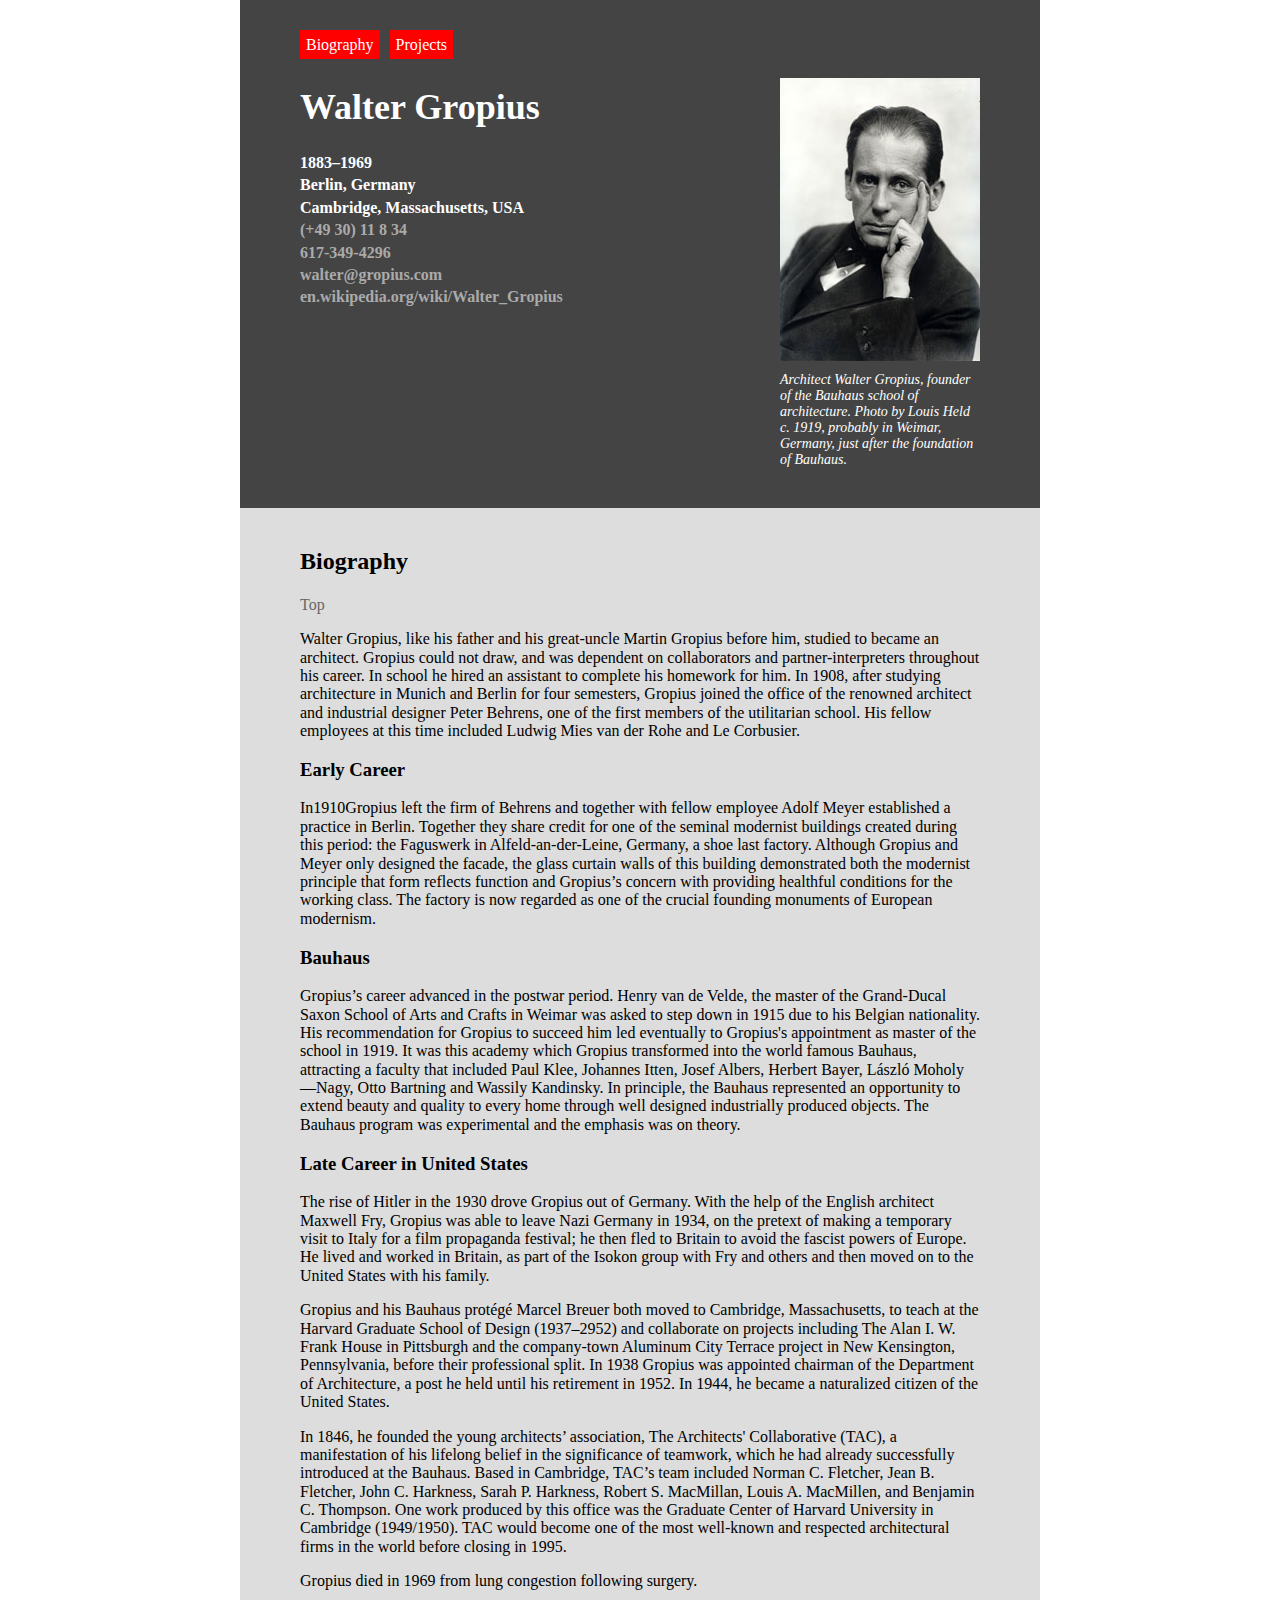
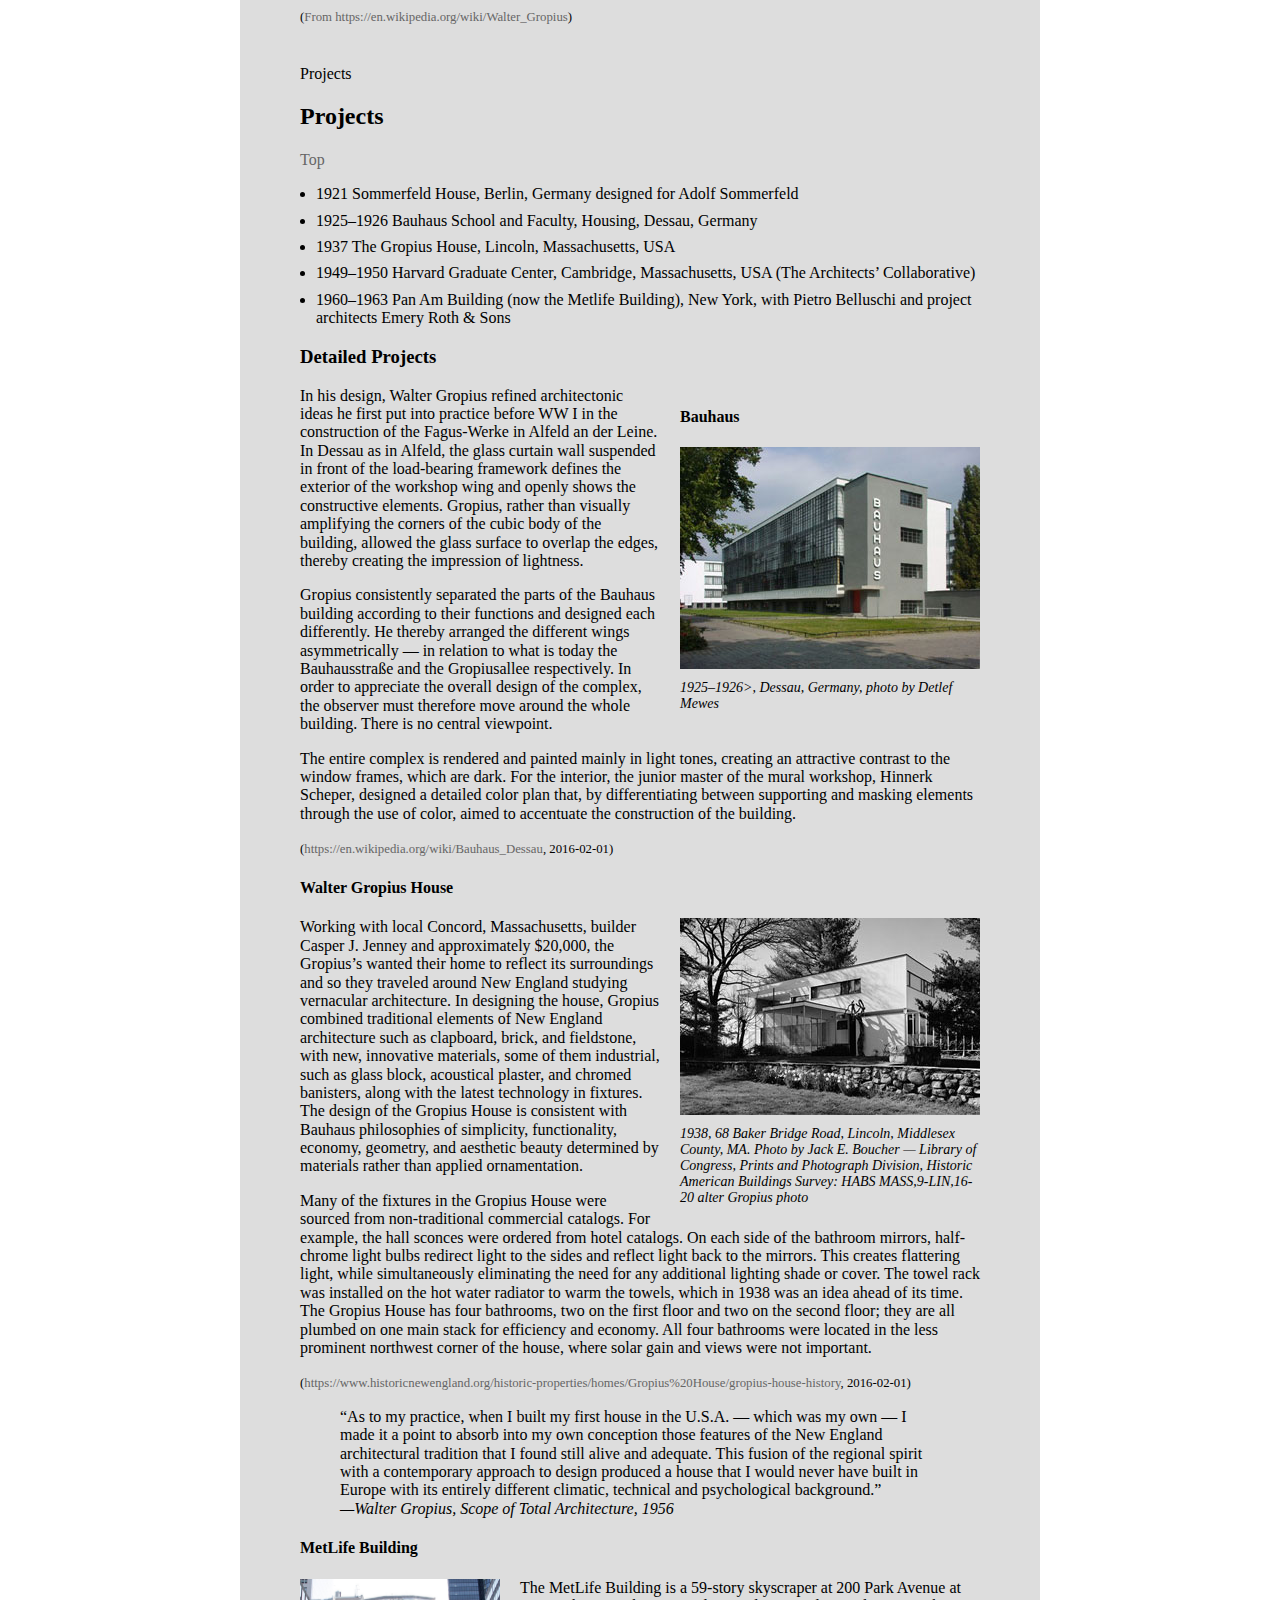
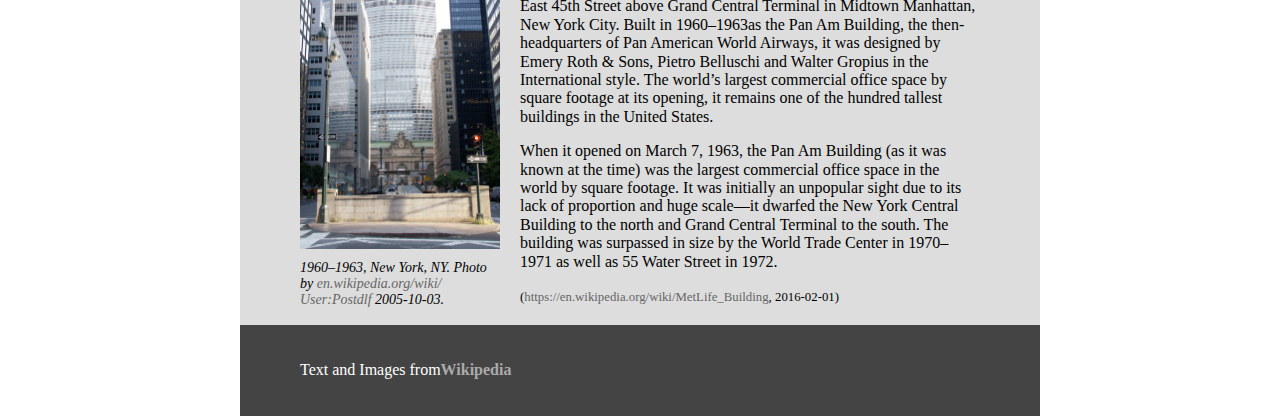
<file: Project_2_JoshMondragon/gropius_8.html>
<!DOCTYPE html>
<html Lang="en-US">
<head>
    <meta charset="utf-8"/>
    <title>Architect Walter Gropius</title>
    <meta name="viewport" content="width=device-width, intitial-scale-1"/>
    <meta name="description" content="Walter Grpopius was an architect who founded the Bauhaus, a revolutionary design school in Germanty from 1919&ndash;1932."/>
	<link rel="stylesheet" href="CSS/normalize.css">
	
	
    <style>
         /* box-sizing */
		html {
			box-sizing:border-box;
		}
		*, *:before, *:after {
			box-sizing:inherit;
		}
		
		/* STRUCTURE */
		body{ackground-color:#555;}
		#wrap {background-color:#ddd; width:100%; max-width:800px; margin:0 auto 0 auto;}
		header {background-color:#444; color:white;}
		footer {background-color:#444; color:white;}
		header, section, footer {padding:20px 60px;}
		figure {margin:0;}
		
				/* FLOATS */
		.fr300 {width:100%; max-width:300px; float:right; margin-left:20px; margin-bottom:20px;}
		
		.fr200 {width:100%; max-width:200px; float:right; margin-left:20px; margin-bottom:20px;}
		
		.fl200 {width:100%; max-width:200px; float:left; margin-right:20px; margin-bottom:20px;}
		
		.clearfix::after {
		content: ""; 
		clear: both; 
		display: table;
		} 
		
		/* IMAGES */
		img {width:100%; margin-bottom:6px;}
		
		
		/* TYPOGRAPHY */
		body {font-family:arial. helvetica, sans-serif;}
		h1 {font-size:36px;}
		figcaption {font-style:italic; font-size:14px;}
		ul {padding-left:16px;}
		li {margin-bottom:8px;}
		header p {line-height:1.4}
		figcation {line-height:1.4}
		
		/* NAV TYPE */
		nav ul {padding-left:0;}
		nav li {list-style:none; display:inline-block; margin-right:6px;}
		
		/* LINKS */
		a:link {color:#aaa; text-decoration:none;}
		a:visited {color:#aaa;}
		a:hover {color:aqua;}
		a:focus {color:aqua;}
		a:active {color:aqua;}
		
		section a:link {color:#666;}
		section a:visited {color:#666;}
		section a:hover {color:red;}
		section a:focus {color:red;}
		section a:active {color:red;}
		
		nav a:link, nav a:visited {color:white; background-color:red; padding:6px;}
		 {color:red;}
		nav a:hover, nav a:focus, nav a:active  {color:white; background-color:#777;}
		
		
		
		
    </style>
</head>

<body il="top"> 
    <div id="wrap">
            <header class="clearfix">
                <nav role="navigation" aria-label="main menu">
                    <ul>
                        <li><a href="#biography">Biography</a></li>
                        <li><a href="#projects">Projects</a></li>
                    </ul>
                </nav>

            <figure class="fr200">
                <img src="images/WalterGropius-1919x200.jpg">

                <figcaption>Architect Walter Gropius, founder of the Bauhaus school of architecture. Photo by Louis Held c.<time datetime="1919"> 1919</time>, probably in Weimar, Germany, just after the foundation of Bauhaus.</figcaption> 
            </figure>

            <h1>Walter Gropius</h1>
            <p><strong><time datetime="1883">1883</time>&ndash;<time datetime="1969">1969</time><br>
            Berlin, Germany<br>
            Cambridge, Massachusetts, USA<br>
            <a href="tel:(+49 30) 11 8 34">(+49 30) 11 8 34</a><br>
            <a href=" tel:617-349-4296">617-349-4296</a><br>
            <a href="mailto:walter@gropius.com">walter@gropius.com</a><br>
            <a href="https://en.wikipedia.org/wiki/Walter_Gropius" target="_blank">en.wikipedia.org/wiki/Walter_Gropius</a></strong></p>
        </header>

        <section id="biography">
            <h2 >Biography</h2>
            <p><a href="#top">Top</a></p><!-- link sends youn back to the top-->
            <p>Walter Gropius, like his father and his great-uncle Martin Gropius before him, studied to became an architect. Gropius could not draw, and was dependent on collaborators and partner-interpreters throughout his career. In school he hired an assistant to complete his homework for him. In <time datetime="1908">1908</time>, after studying architecture in Munich and Berlin for four semesters, Gropius joined the office of the renowned architect and industrial designer Peter Behrens, one of the first members of the utilitarian school. His fellow employees at this time included Ludwig Mies van der Rohe and Le Corbusier.</p>

            <h3>Early Career</h3>

            <p>In<time datetime="1910">1910</time>Gropius left the firm of Behrens and together with fellow employee Adolf Meyer established a practice in Berlin. Together they share credit for one of the seminal modernist buildings created during this period: the Faguswerk in Alfeld-an-der-Leine, Germany, a shoe last factory. Although Gropius and Meyer only designed the facade, the glass curtain walls of this building demonstrated both the modernist principle that form reflects function and Gropius&rsquo;s concern with providing healthful conditions for the working class. The factory is now regarded as one of the crucial founding monuments of European modernism.</p>

            <h3>Bauhaus</h3>

            <p>Gropius&rsquo;s career advanced in the postwar period. Henry van de Velde, the master of the Grand-Ducal Saxon School of Arts and Crafts in Weimar was asked to step down in <time datetime="1915">1915</time> due to his Belgian nationality. His recommendation for Gropius to succeed him led eventually to Gropius's appointment as master of the school in <time datetime="1919">1919</time>. It was this academy which Gropius transformed into the world famous Bauhaus, attracting a faculty that included Paul Klee, Johannes Itten, Josef Albers, Herbert Bayer, László Moholy&mdash;Nagy, Otto Bartning and Wassily Kandinsky. In principle, the Bauhaus represented an opportunity to extend beauty and quality to every home through well designed industrially produced objects. The Bauhaus program was experimental and the emphasis was on theory.</p>

            <h3>Late Career in United States</h3>

            <p>The rise of Hitler in the <time datetime="1930">1930</time> drove Gropius out of Germany. With the help of the English architect Maxwell Fry, Gropius was able to leave Nazi Germany in 1934, on the pretext of making a temporary visit to Italy for a film propaganda festival; he then fled to Britain to avoid the fascist powers of Europe. He lived and worked in Britain, as part of the Isokon group with Fry and others and then moved on to the United States with his family.</p> 

            <p>Gropius and his Bauhaus protégé Marcel Breuer both moved to Cambridge, Massachusetts, to teach at the Harvard Graduate School of Design (<time datetime="1937">1937</time>&ndash;<time datetime="1952">2952</time>) and collaborate on projects including The Alan I. W. Frank House in Pittsburgh and the company-town Aluminum City Terrace project in New Kensington, Pennsylvania, before their professional split. In <time datetime="1938">1938</time> Gropius was appointed chairman of the Department of Architecture, a post he held until his retirement in <time datetime="1952">1952</time>. In <time datetime="1944">1944</time>, he became a naturalized citizen of the United States.</p>

            <p>In <time datetime="1946">1846</time>, he founded the young architects&rsquo; association, The Architects' Collaborative (TAC), a manifestation of his lifelong belief in the significance of teamwork, which he had already successfully introduced at the Bauhaus. Based in Cambridge, TAC&rsquo;s team included Norman C. Fletcher, Jean B. Fletcher, John C. Harkness, Sarah P. Harkness, Robert S. MacMillan, Louis A. MacMillen, and Benjamin C. Thompson. One work produced by this office was the Graduate Center of Harvard University in Cambridge (<time datetime="1949">1949</time>/<time datetime="1950">1950</time>). TAC would become one of the most well-known and respected architectural firms in the world before closing in <time datetime="1995">1995</time>.</p>

            <p>Gropius died in <time datetime="1969">1969</time> from lung congestion following surgery.</p>

            <small>(<a href="https://en.wikipedia.org/wiki/Walter_Gropius" target="_blank">From https://en.wikipedia.org/wiki/Walter_Gropius</a>)</small>
        </section><!-- closes biography-->

        <section id="Projects">Projects
            <h2>Projects</h2>
            <p><a href="#top">Top</a></p><!-- link sends youn back to the top-->

            <ul>
                <li><time datetime="1921">1921</time> Sommerfeld House, Berlin, Germany designed for Adolf Sommerfeld</li>
                <li><time datetime="1925">1925</time>&ndash;<time datetime="1926">1926</time> Bauhaus School and Faculty, Housing, Dessau, Germany</li>
                <li><time datetime="1937">1937</time> The Gropius House, Lincoln, Massachusetts, USA</li>
                <li><time datetime="1949">1949</time>&ndash;<time datetime="1950">1950</time> Harvard Graduate Center, Cambridge, Massachusetts, USA (The Architects&rsquo; Collaborative)</li>
                <li><time datetime="1960">1960</time>&ndash;<time datetime="1963">1963</time> Pan Am Building (now the Metlife Building), New York, with Pietro Belluschi and project architects Emery Roth &amp; Sons</li>
            </ul>

            <h3>Detailed Projects</h3>
            <figure class="fr300">
                <h4>Bauhaus</h4>
                <img src="images/Bauhausx300.jpg">
                <figcaption><time datetime="1925">1925</time>&ndash;<time datetime="1926">1926></time>, Dessau, Germany, photo by Detlef Mewes</figcaption>
            </figure>

            <p>In his design, Walter Gropius refined architectonic ideas he first put into practice before WW I in the construction of the Fagus-Werke in Alfeld an der Leine. In Dessau as in Alfeld, the glass curtain wall suspended in front of the load-bearing framework defines the exterior of the workshop wing and openly shows the constructive elements. Gropius, rather than visually amplifying the corners of the cubic body of the building, allowed the glass surface to overlap the edges, thereby creating the impression of lightness.</p>

            <p>Gropius consistently separated the parts of the Bauhaus building according to their functions and designed each differently. He thereby arranged the different wings asymmetrically &mdash; in relation to what is today the Bauhausstraße and the Gropiusallee respectively. In order to appreciate the overall design of the complex, the observer must therefore move around the whole building. There is no central viewpoint.</p>

            <p>The entire complex is rendered and painted mainly in light tones, creating an attractive contrast to the window frames, which are dark. For the interior, the junior master of the mural workshop, Hinnerk Scheper, designed a detailed color plan that, by differentiating between supporting and masking elements through the use of color, aimed to accentuate the construction of the building.</p>

            <small>(<a href="https://en.wikipedia.org/wiki/Bauhaus_Dessau" target="_blank">https://en.wikipedia.org/wiki/Bauhaus_Dessau</a>, <time datetime="2016-02-01">2016-02-01</time>)</small>


            <h4>Walter Gropius House</h4>
            <figure class="fr300">
                <img src="images/Walter_Gropius_photo_Gropius_house_Lincoln_MAx300.jpg">
                <figcaption><time datetime="1938">1938</time>, 68 Baker Bridge Road, Lincoln, Middlesex County, MA. Photo by Jack E. Boucher &mdash; Library of Congress, Prints and Photograph Division, Historic American Buildings Survey: HABS MASS,9-LIN,16-20 alter Gropius photo</figcaption>
            </figure>

            <p>Working with local Concord, Massachusetts, builder Casper J. Jenney and approximately $20,000, the Gropius&rsquo;s wanted their home to reflect its surroundings and so they traveled around New England studying vernacular architecture. In designing the house, Gropius combined traditional elements of New England architecture such as clapboard, brick, and fieldstone, with new, innovative materials, some of them industrial, such as glass block, acoustical plaster, and chromed banisters, along with the latest technology in fixtures. The design of the Gropius House is consistent with Bauhaus philosophies of simplicity, functionality, economy, geometry, and aesthetic beauty determined by materials rather than applied ornamentation.</p>

            <p>Many of the fixtures in the Gropius House were sourced from non-traditional commercial catalogs. For example, the hall sconces were ordered from hotel catalogs. On each side of the bathroom mirrors, half-chrome light bulbs redirect light to the sides and reflect light back to the mirrors. This creates flattering light, while simultaneously eliminating the need for any additional lighting shade or cover. The towel rack was installed on the hot water radiator to warm the towels, which in <time datetime="1938">1938</time> was an idea ahead of its time. The Gropius House has four bathrooms, two on the first floor and two on the second floor; they are all plumbed on one main stack for efficiency and economy. All four bathrooms were located in the less prominent northwest corner of the house, where solar gain and views were not important.</p>

            <small>(<a href="https://www.historicnewengland.org/historic-properties/homes/Gropius%20House/gropius-house-history" target="_blank">https://www.historicnewengland.org/historic-properties/homes/Gropius%20House/gropius-house-history</a>, <time datetime="2016-02-01">2016-02-01</time>)</small>

            <blockquote>&ldquo;As to my practice, when I built my first house in the U.S.A. &mdash; which was my own &mdash; I made it a point to absorb into my own conception those features of the New England architectural tradition that I found still alive and adequate. This fusion of the regional spirit with a contemporary approach to design produced a house that I would never have built in Europe with its entirely different climatic, technical and psychological background.&rdquo; <br><cite>&mdash;Walter Gropius, Scope of Total Architecture, <time datetime="1956">1956</time></cite></blockquote>

            <h4>MetLife Building</h4>
            <figure class="fl200">
                <img src="images/MetLifeBldgNY.jpg">
                <figcaption><time datetime="1960">1960</time>&ndash;<time datetime="1963">1963</time>, New York, NY.  Photo by <a href="https://en.wikipedia.org/wiki/User:Postdlf" target="_blank">en.wikipedia.org/wiki/ User:Postdlf</a> <time datetime="2005-10-03">2005-10-03</time>.</figcaption>
            </figure>

            <p>The MetLife Building is a 59-story skyscraper at 200 Park Avenue at East 45th Street above Grand Central Terminal in Midtown Manhattan, New York City. Built in <time datetime="1960">1960</time>&ndash;<time datetime="1963">1963</time>as the Pan Am Building, the then-headquarters of Pan American World Airways, it was designed by Emery Roth &amp; Sons, Pietro Belluschi and Walter Gropius in the International style. The world&rsquo;s largest commercial office space by square footage at its opening, it remains one of the hundred tallest buildings in the United States.</p>

            <p>When it opened on <time datetime="1963-03-07">March 7, 1963</time>, the Pan Am Building (as it was known at the time) was the largest commercial office space in the world by square footage. It was initially an unpopular sight due to its lack of proportion and huge scale&mdash;it dwarfed the New York Central Building to the north and Grand Central Terminal to the south. The building was surpassed in size by the World Trade Center in <time datetime="1970">1970</time>&ndash;<time datetime="1971">1971</time> as well as 55 Water Street in <time datetime="1972">1972</time>.</p>

            <small>(<a href="https://en.wikipedia.org/wiki/MetLife_Building" target="_blank">https://en.wikipedia.org/wiki/MetLife_Building</a>, <time datetime="2016-02-01">2016-02-01</time>)</small>
        </section><!-- Closes projects -->
        <footer>
          <p>Text and Images from<strong><a href="https://en.wikipedia.org/wiki/Walter_Gropius" target="_blank">Wikipedia</a></strong></p>
        </footer>
        
    </div><!-- closes wrap -->
</body>
</html>
</file>
